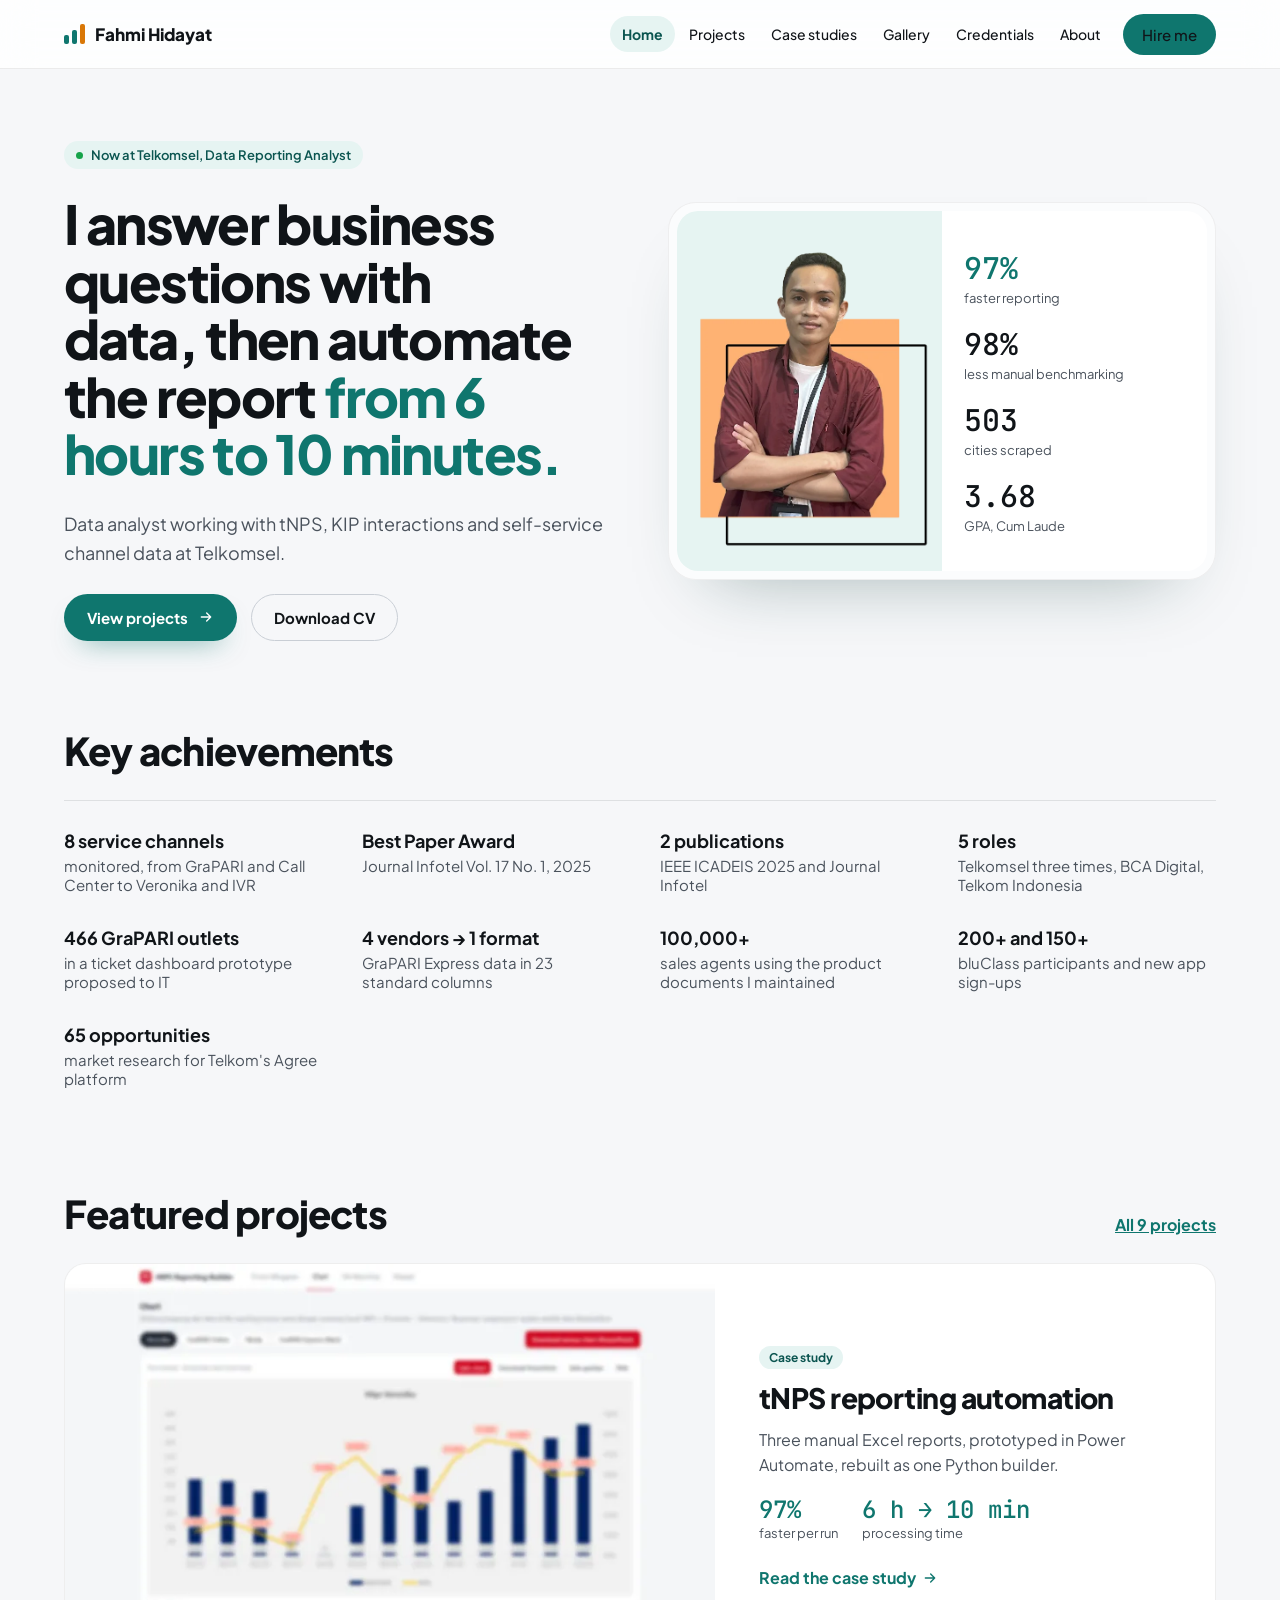
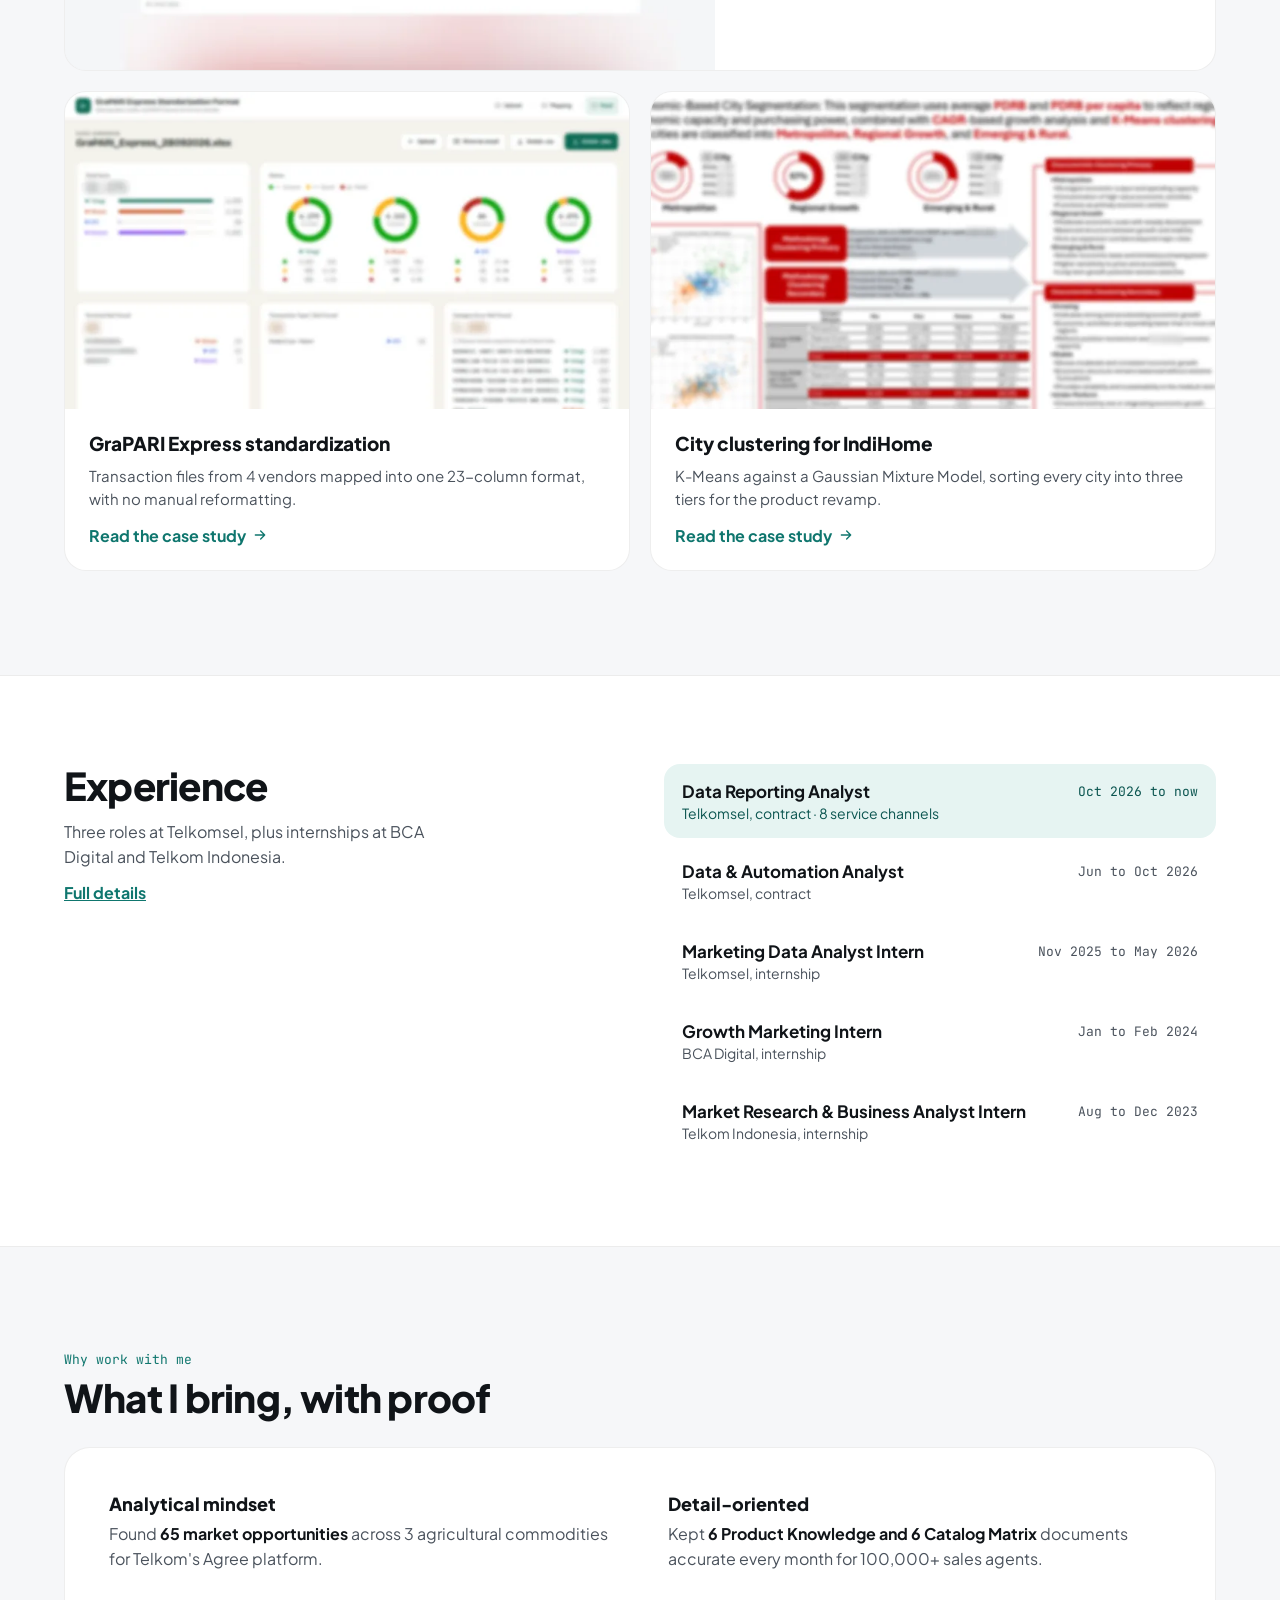
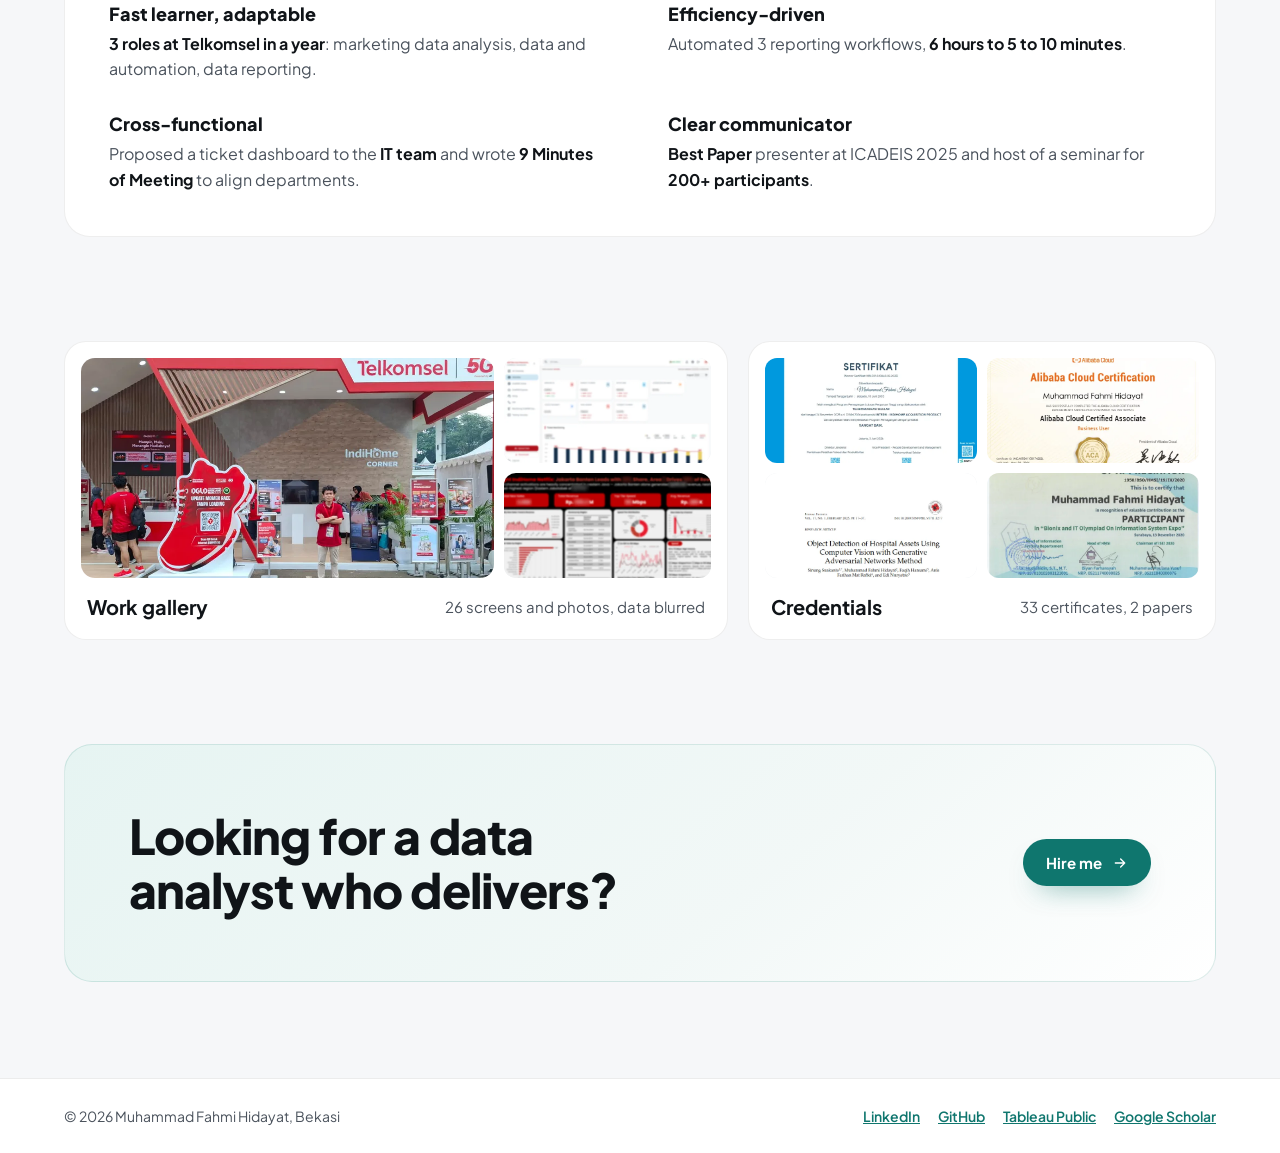
<file: index.html>
<!DOCTYPE html>
<html lang="en">
<head>
<meta charset="utf-8">
<meta name="viewport" content="width=device-width, initial-scale=1">
<title>Muhammad Fahmi Hidayat · Data analyst</title>
<meta name="description" content="Data analyst at Telkomsel. Python automation, SQL and dashboards for customer care and self-service channels.">
<meta name="author" content="Muhammad Fahmi Hidayat">
<meta property="og:title" content="Muhammad Fahmi Hidayat · Data analyst">
<meta property="og:description" content="Data analyst at Telkomsel. Python automation, SQL and dashboards for customer care and self-service channels.">
<meta property="og:type" content="website">
<meta property="og:image" content="images/site/fahmi.webp">
<link rel="icon" href="images/site/favicon.svg" type="image/svg+xml">
<link rel="preconnect" href="https://fonts.googleapis.com">
<link rel="preconnect" href="https://fonts.gstatic.com" crossorigin>
<link href="https://fonts.googleapis.com/css2?family=Plus+Jakarta+Sans:wght@400;500;600;700;800&family=JetBrains+Mono:wght@400;500&display=swap" rel="stylesheet">
<link rel="stylesheet" href="assets/site.css">
</head>
<body>
<a class="skip" href="#main">Skip to content</a>
<header class="nav">
  <div class="wrap nav-inner">
    <a class="brand" href="index.html"><span class="brand-mark" aria-hidden="true"><span></span><span></span><span></span></span>Fahmi Hidayat</a>
    <button class="menu-btn press ease" type="button" aria-label="Open menu" aria-expanded="false" aria-controls="nav-links"><svg width="20" height="20" viewBox="0 0 24 24" fill="none" stroke="currentColor" stroke-width="2" stroke-linecap="round" aria-hidden="true"><path d="M4 7h16M4 12h16M4 17h16"/></svg></button>
    <nav class="nav-links" id="nav-links" aria-label="Main">
      <a class="ease" href="index.html" aria-current="page">Home</a>
      <a class="ease" href="projects.html">Projects</a>
      <a class="ease" href="case-studies.html">Case studies</a>
      <a class="ease" href="gallery.html">Gallery</a>
      <a class="ease" href="credentials.html">Credentials</a>
      <a class="ease" href="about.html">About</a>
      <a class="btn btn-primary press ease" href="about.html#contact">Hire me</a>
    </nav>
  </div>
</header>
<main id="main">
  <section class="wrap hero">
    <div class="stack" style="gap: 26px">
      <span class="chip rise"><span class="dot" aria-hidden="true"></span>Now at Telkomsel, Data Reporting Analyst</span>
      <h1 class="rise d1">I answer business questions with data, then automate the report <span>from 6 hours to 10 minutes.</span></h1>
      <p class="lede rise d2">Data analyst working with tNPS, KIP interactions and self-service channel data at Telkomsel.</p>
      <div class="rise d3" style="display: flex; flex-wrap: wrap; gap: 14px">
        <a class="btn btn-primary press ease" href="projects.html">View projects <span class="knob"><svg width="16" height="16" viewBox="0 0 24 24" fill="none" stroke="currentColor" stroke-width="2" stroke-linecap="round" stroke-linejoin="round" aria-hidden="true"><path d="M5 12h14M13 6l6 6-6 6"/></svg></span></a>
        <a class="btn btn-ghost press ease" href="images/Muhammad%20Fahmi%20Hidayat%20CV.pdf">Download CV</a>
      </div>
    </div>
    <div class="bezel hero-card rise d2">
      <div class="in">
        <img src="images/site/fahmi.webp" alt="Portrait of Muhammad Fahmi Hidayat" width="450" height="490">
        <dl class="kpis">
          <div class="kpi"><dt>faster reporting</dt><dd>97%</dd></div>
          <div class="kpi"><dt>less manual benchmarking</dt><dd>98%</dd></div>
          <div class="kpi"><dt>cities scraped</dt><dd>503</dd></div>
          <div class="kpi"><dt>GPA, Cum Laude</dt><dd>3.68</dd></div>
        </dl>
      </div>
    </div>
  </section>

  <section class="wrap section stack" style="gap: 28px" aria-labelledby="ach">
    <h2 class="h2" id="ach">Key achievements</h2>
    <dl class="ledger">
      <div><dt>8 service channels</dt><dd>monitored, from GraPARI and Call Center to Veronika and IVR</dd></div>
      <div><dt>Best Paper Award</dt><dd>Journal Infotel Vol. 17 No. 1, 2025</dd></div>
      <div><dt>2 publications</dt><dd>IEEE ICADEIS 2025 and Journal Infotel</dd></div>
      <div><dt>5 roles</dt><dd>Telkomsel three times, BCA Digital, Telkom Indonesia</dd></div>
      <div><dt>466 GraPARI outlets</dt><dd>in a ticket dashboard prototype proposed to IT</dd></div>
      <div><dt>4 vendors → 1 format</dt><dd>GraPARI Express data in 23 standard columns</dd></div>
      <div><dt>100,000+</dt><dd>sales agents using the product documents I maintained</dd></div>
      <div><dt>200+ and 150+</dt><dd>bluClass participants and new app sign-ups</dd></div>
      <div><dt>65 opportunities</dt><dd>market research for Telkom's Agree platform</dd></div>
    </dl>
  </section>

  <section class="wrap section stack" style="gap: 28px">
    <div class="head-row"><h2 class="h2">Featured projects</h2><a class="link-strong" href="projects.html">All 9 projects</a></div>
    <div class="featured">
      <a class="card lift press ease feat-main" href="case-studies.html#tnps">
        <img src="images/ssoe/tnps-output-thumb.webp" alt="Blurred output of the automated tNPS report" loading="lazy">
        <span class="feat-body">
          <span class="tag-accent" style="align-self: flex-start">Case study</span>
          <span class="title">tNPS reporting automation</span>
          <p>Three manual Excel reports, prototyped in Power Automate, rebuilt as one Python builder.</p>
          <span class="feat-stats"><span><b>97%</b><span>faster per run</span></span><span><b>6 h → 10 min</b><span>processing time</span></span></span>
          <span class="more">Read the case study <span class="knob"><svg width="16" height="16" viewBox="0 0 24 24" fill="none" stroke="currentColor" stroke-width="2" stroke-linecap="round" stroke-linejoin="round" aria-hidden="true"><path d="M5 12h14M13 6l6 6-6 6"/></svg></span></span>
        </span>
      </a>
      <a class="card lift press ease feat-sub" href="case-studies.html#gpx">
        <img src="images/ssoe/gpx-overview-thumb.webp" alt="Blurred GraPARI Express standardization overview" loading="lazy">
        <span class="body">
          <span class="title">GraPARI Express standardization</span>
          <p>Transaction files from 4 vendors mapped into one 23-column format, with no manual reformatting.</p>
          <span class="more">Read the case study <span class="knob"><svg width="16" height="16" viewBox="0 0 24 24" fill="none" stroke="currentColor" stroke-width="2" stroke-linecap="round" stroke-linejoin="round" aria-hidden="true"><path d="M5 12h14M13 6l6 6-6 6"/></svg></span></span>
        </span>
      </a>
      <a class="card lift press ease feat-sub" href="case-studies.html#cluster">
        <img src="images/pam/clustering-thumb.webp" alt="Blurred city clustering slide" loading="lazy">
        <span class="body">
          <span class="title">City clustering for IndiHome</span>
          <p>K-Means against a Gaussian Mixture Model, sorting every city into three tiers for the product revamp.</p>
          <span class="more">Read the case study <span class="knob"><svg width="16" height="16" viewBox="0 0 24 24" fill="none" stroke="currentColor" stroke-width="2" stroke-linecap="round" stroke-linejoin="round" aria-hidden="true"><path d="M5 12h14M13 6l6 6-6 6"/></svg></span></span>
        </span>
      </a>
    </div>
  </section>

  <section class="band">
    <div class="wrap" style="padding-top: 88px; padding-bottom: 88px; display: grid; grid-template-columns: repeat(auto-fit, minmax(min(100%, 320px), 1fr)); gap: 48px">
      <div class="stack" style="gap: 12px">
        <h2 class="h2">Experience</h2>
        <p class="muted" style="margin: 0; line-height: 1.6; max-width: 34ch">Three roles at Telkomsel, plus internships at BCA Digital and Telkom Indonesia.</p>
        <a class="link-strong" href="about.html#experience">Full details</a>
      </div>
      <ol class="roles">
        <li class="now"><span><b>Data Reporting Analyst</b><span class="sub">Telkomsel, contract · 8 service channels</span></span><span class="when">Oct 2026 to now</span></li>
        <li><span><b>Data &amp; Automation Analyst</b><span class="sub">Telkomsel, contract</span></span><span class="when">Jun to Oct 2026</span></li>
        <li><span><b>Marketing Data Analyst Intern</b><span class="sub">Telkomsel, internship</span></span><span class="when">Nov 2025 to May 2026</span></li>
        <li><span><b>Growth Marketing Intern</b><span class="sub">BCA Digital, internship</span></span><span class="when">Jan to Feb 2024</span></li>
        <li><span><b>Market Research &amp; Business Analyst Intern</b><span class="sub">Telkom Indonesia, internship</span></span><span class="when">Aug to Dec 2023</span></li>
      </ol>
    </div>
  </section>

  <section class="wrap stack" style="padding-top: 104px; padding-bottom: 104px; gap: 28px">
    <div class="stack" style="gap: 8px"><span class="eyebrow">Why work with me</span><h2 class="h2">What I bring, with proof</h2></div>
    <dl class="panel traits">
      <div><dt>Analytical mindset</dt><dd>Found <b>65 market opportunities</b> across 3 agricultural commodities for Telkom's Agree platform.</dd></div>
      <div><dt>Detail-oriented</dt><dd>Kept <b>6 Product Knowledge and 6 Catalog Matrix</b> documents accurate every month for 100,000+ sales agents.</dd></div>
      <div><dt>Fast learner, adaptable</dt><dd><b>3 roles at Telkomsel in a year</b>: marketing data analysis, data and automation, data reporting.</dd></div>
      <div><dt>Efficiency-driven</dt><dd>Automated 3 reporting workflows, <b>6 hours to 5 to 10 minutes</b>.</dd></div>
      <div><dt>Cross-functional</dt><dd>Proposed a ticket dashboard to the <b>IT team</b> and wrote <b>9 Minutes of Meeting</b> to align departments.</dd></div>
      <div><dt>Clear communicator</dt><dd><b>Best Paper</b> presenter at ICADEIS 2025 and host of a seminar for <b>200+ participants</b>.</dd></div>
    </dl>
  </section>

  <section class="wrap section">
    <div class="bento">
      <a class="card lift press ease s7 stack" href="gallery.html" style="padding: 16px; gap: 16px">
        <span style="display: grid; grid-template-columns: 2fr 1fr; gap: 10px">
          <img class="cover" src="images/pam/booth-thumb.webp" alt="Telkomsel 5G and IndiHome booth" style="height: 220px; border-radius: 14px; object-position: center" loading="lazy">
          <span style="display: grid; gap: 10px"><img class="cover" src="images/ssoe/ssim-dashboard-thumb.webp" alt="" style="height: 105px; border-radius: 12px" loading="lazy"><img class="cover" src="images/pam/netflix-insight-thumb.webp" alt="" style="height: 105px; border-radius: 12px" loading="lazy"></span>
        </span>
        <span style="display: flex; flex-wrap: wrap; justify-content: space-between; align-items: center; gap: 8px; padding: 0 6px 4px"><b style="font-size: 20px">Work gallery</b><span class="muted" style="font-size: 15px">26 screens and photos, data blurred</span></span>
      </a>
      <a class="card lift press ease s5 stack" href="credentials.html" style="padding: 16px; gap: 16px">
        <span style="display: grid; grid-template-columns: repeat(2, minmax(0, 1fr)); gap: 10px">
          <img class="cover" src="images/certs/internship-3-thumb.webp" alt="" style="height: 105px; border-radius: 12px; object-position: center" loading="lazy">
          <img class="cover" src="images/certs/course-13-thumb.webp" alt="" style="height: 105px; border-radius: 12px; object-position: center" loading="lazy">
          <img class="cover" src="images/site/jurnal-2.webp" alt="" style="height: 105px; border-radius: 12px" loading="lazy">
          <img class="cover" src="images/certs/lomba-1-thumb.webp" alt="" style="height: 105px; border-radius: 12px; object-position: center" loading="lazy">
        </span>
        <span style="display: flex; flex-wrap: wrap; justify-content: space-between; align-items: center; gap: 8px; padding: 0 6px 4px"><b style="font-size: 20px">Credentials</b><span class="muted" style="font-size: 15px">33 certificates, 2 papers</span></span>
      </a>
    </div>
  </section>

  <section class="wrap" style="padding-bottom: 96px">
    <div class="cta">
      <h2 class="h2" style="font-size: clamp(2rem, 4vw, 3rem); max-width: 18ch">Looking for a data analyst who delivers?</h2>
      <a class="btn btn-primary press ease" href="about.html#contact">Hire me <span class="knob"><svg width="16" height="16" viewBox="0 0 24 24" fill="none" stroke="currentColor" stroke-width="2" stroke-linecap="round" stroke-linejoin="round" aria-hidden="true"><path d="M5 12h14M13 6l6 6-6 6"/></svg></span></a>
    </div>
  </section>
</main>
<footer class="foot">
  <div class="wrap">
    <span>© 2026 Muhammad Fahmi Hidayat, Bekasi</span>
    <nav aria-label="Profiles"><a href="https://www.linkedin.com/in/muhammad-fahmi-hidayat">LinkedIn</a><a href="https://github.com/MuhammadFahmiHidayat">GitHub</a><a href="https://public.tableau.com/app/profile/muhammad.fahmi.hidayat/vizzes">Tableau Public</a><a href="https://scholar.google.com/citations?hl=id&amp;user=uIx03nAAAAAJ">Google Scholar</a></nav>
  </div>
</footer>
<script src="assets/site.js"></script>
</body>
</html>
</file>
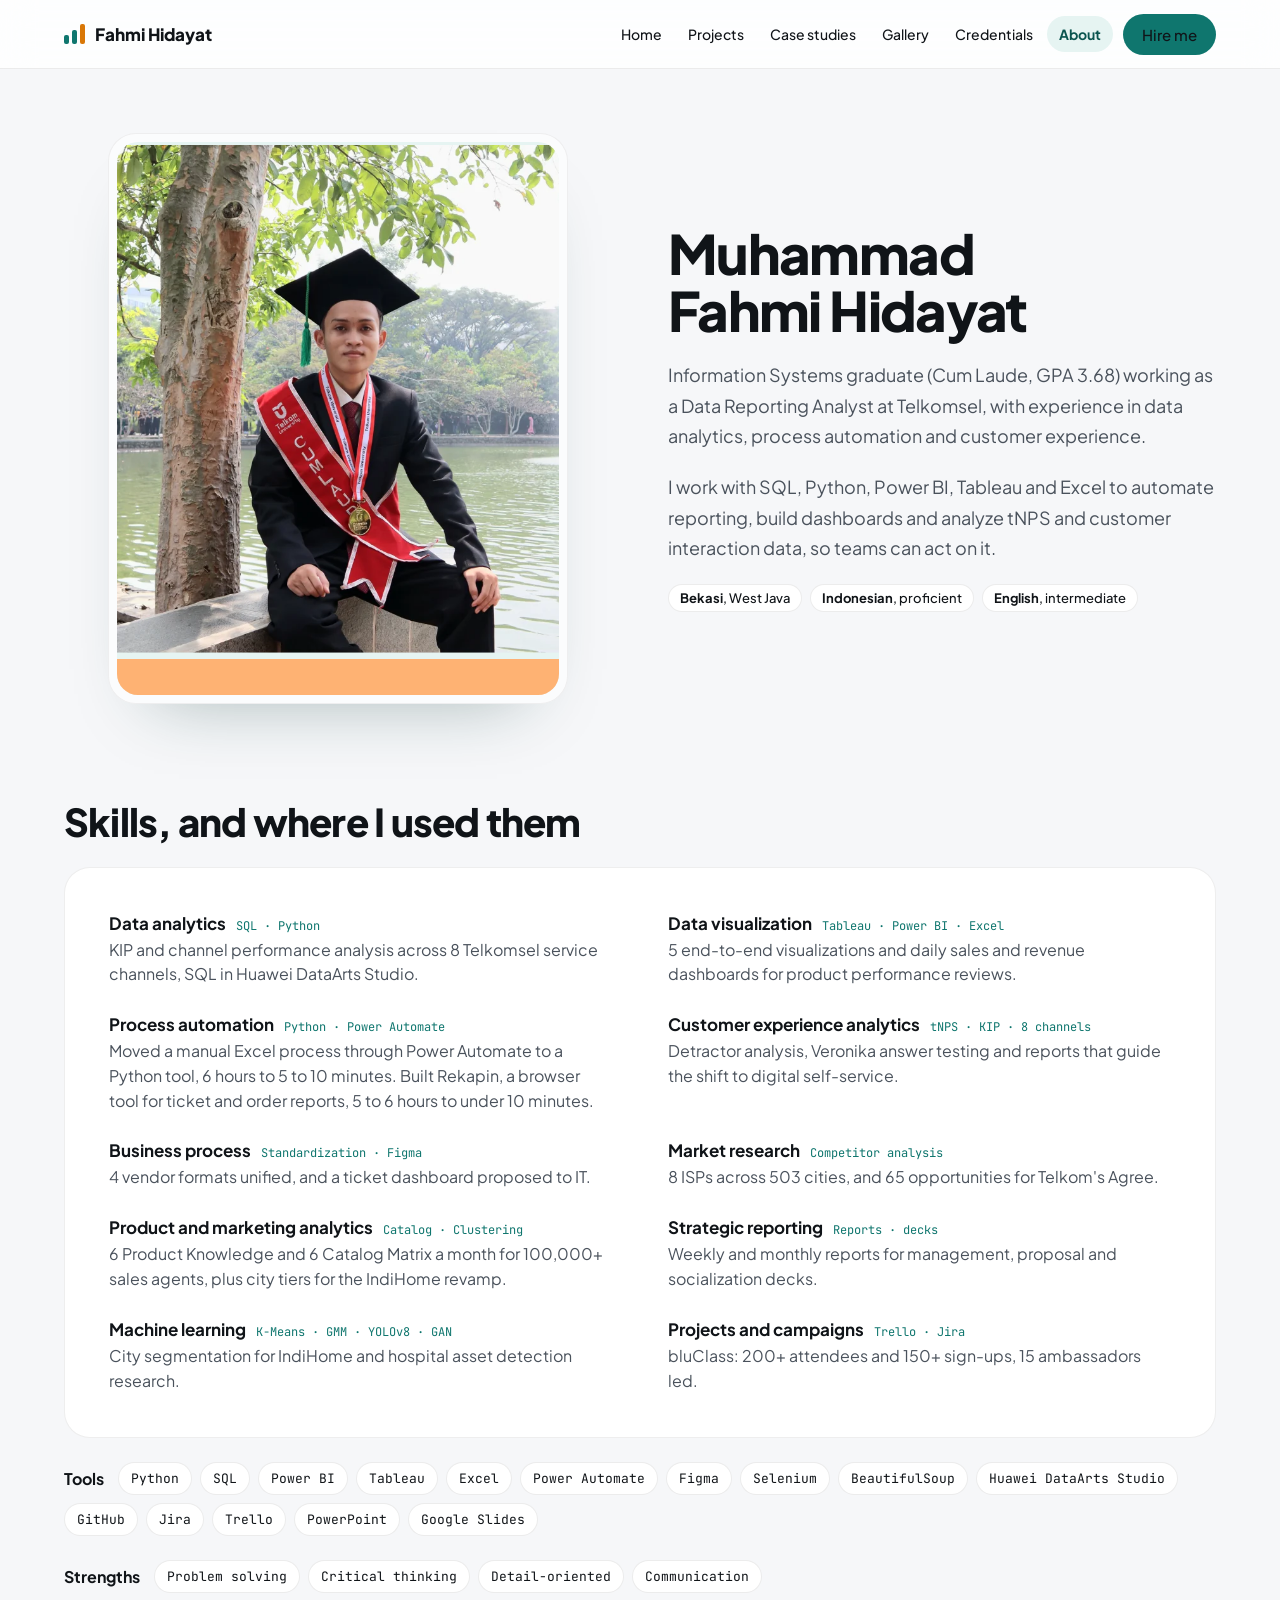
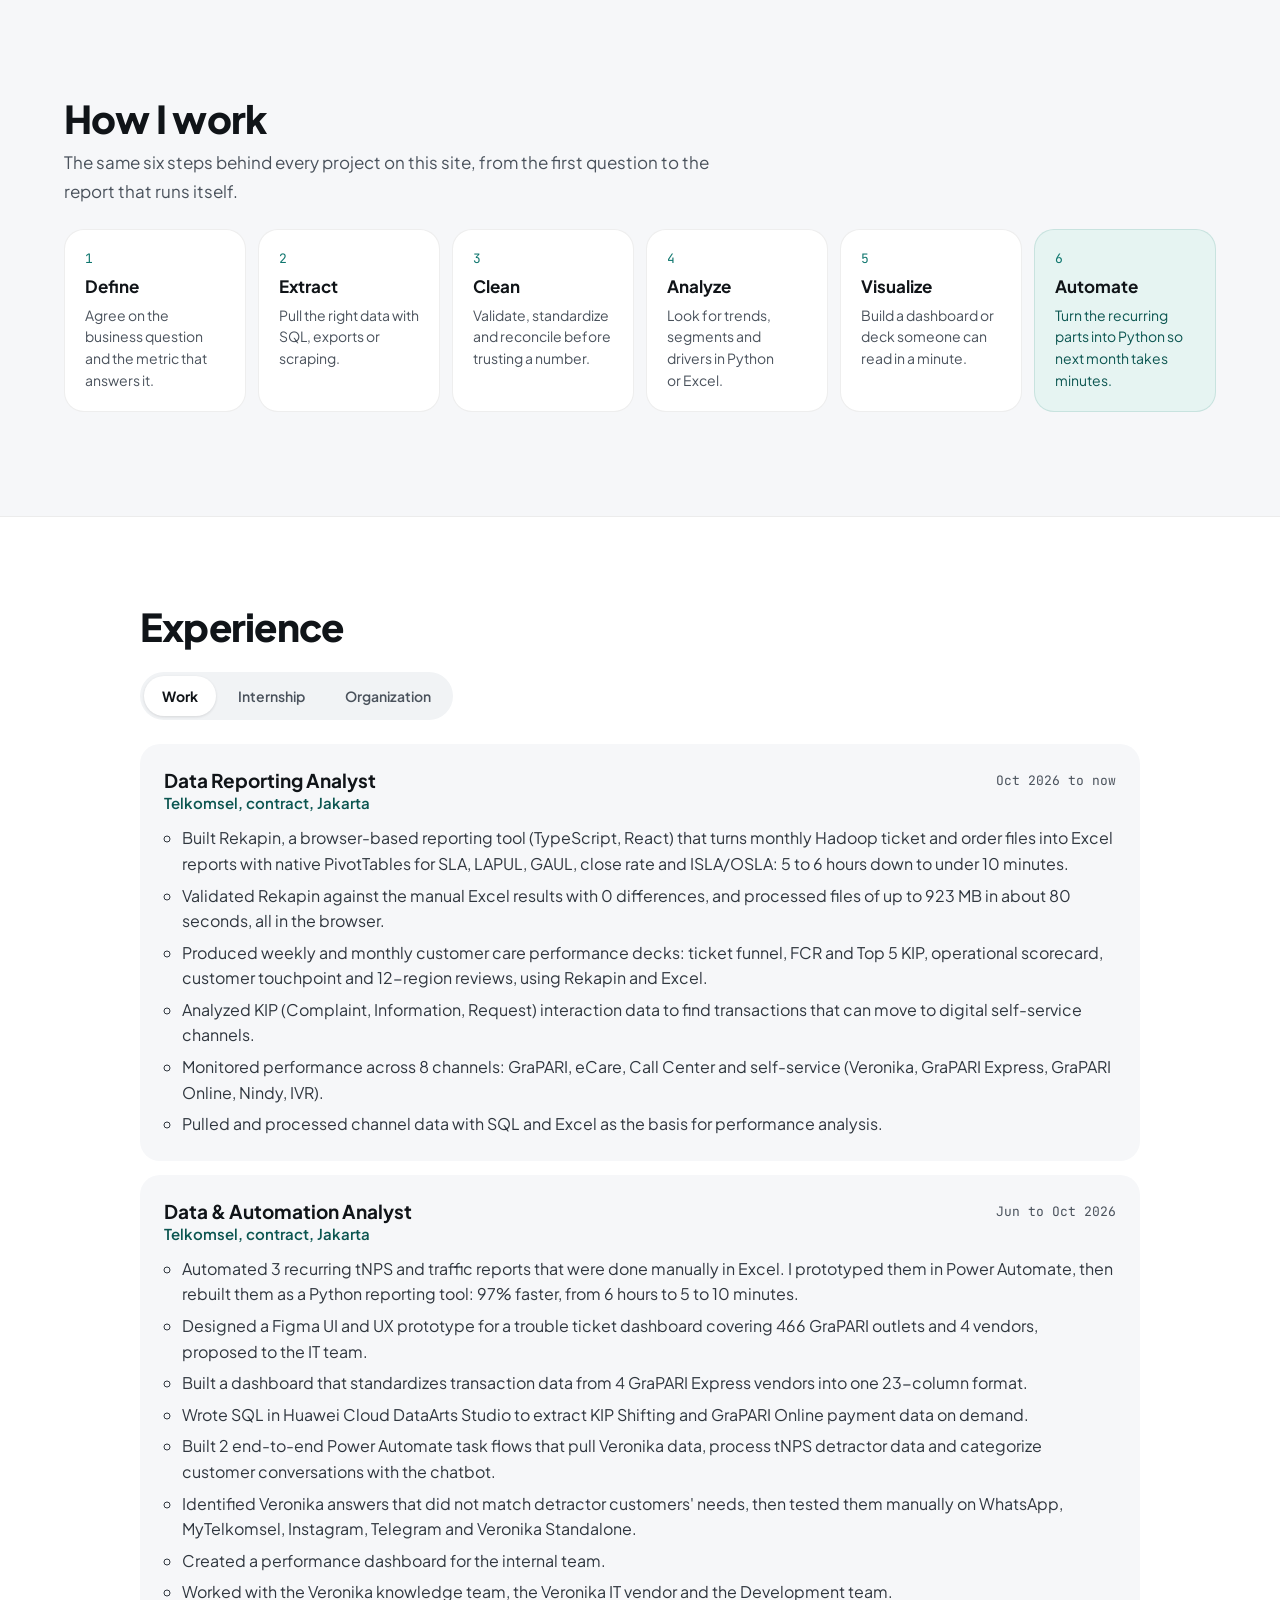
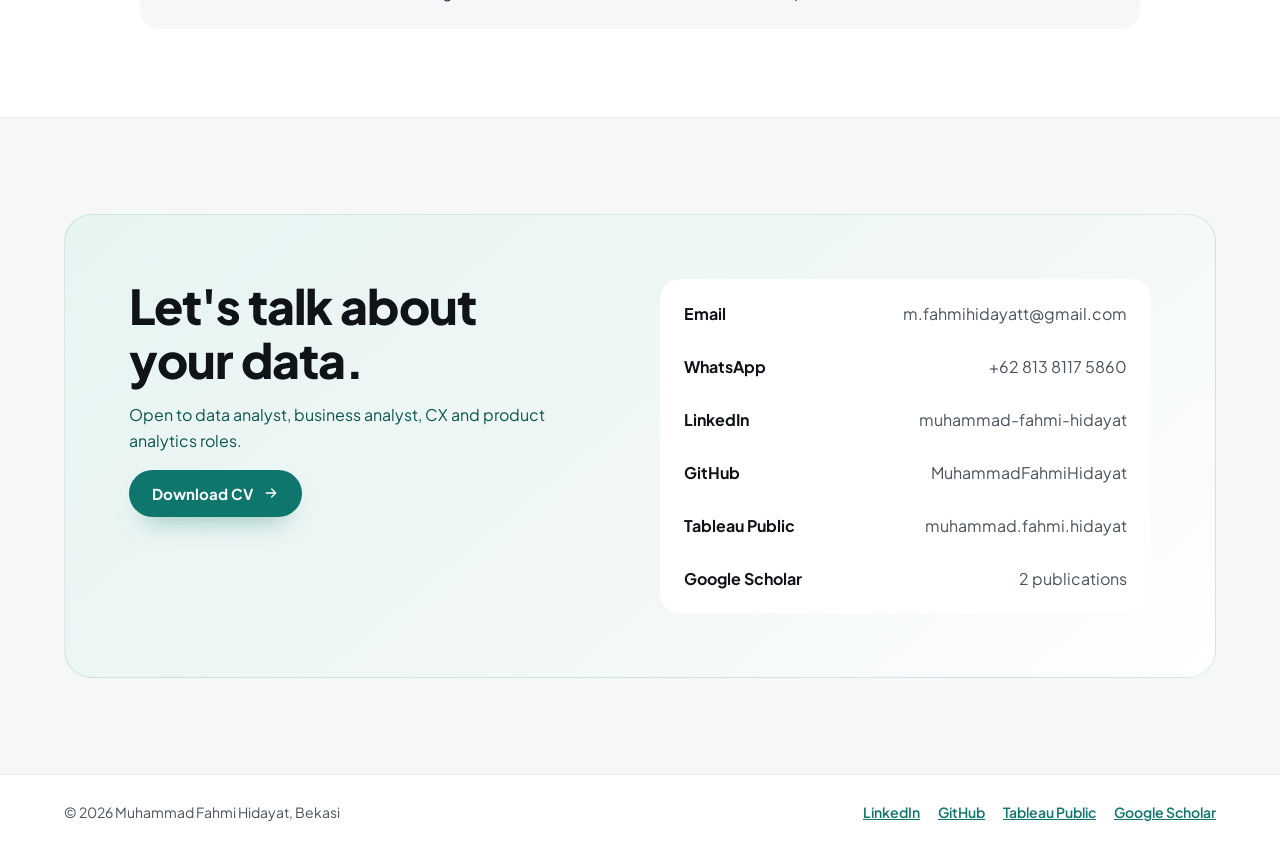
<file: about.html>
<!DOCTYPE html>
<html lang="en">
<head>
<meta charset="utf-8">
<meta name="viewport" content="width=device-width, initial-scale=1">
<title>About and contact · Muhammad Fahmi Hidayat</title>
<meta name="description" content="Information Systems graduate (Cum Laude) as a Data Reporting Analyst at Telkomsel. Skills, experience and contact.">
<meta name="author" content="Muhammad Fahmi Hidayat">
<meta property="og:title" content="About and contact · Muhammad Fahmi Hidayat">
<meta property="og:description" content="Information Systems graduate (Cum Laude) as a Data Reporting Analyst at Telkomsel. Skills, experience and contact.">
<meta property="og:type" content="website">
<meta property="og:image" content="images/site/fahmi.webp">
<link rel="icon" href="images/site/favicon.svg" type="image/svg+xml">
<link rel="preconnect" href="https://fonts.googleapis.com">
<link rel="preconnect" href="https://fonts.gstatic.com" crossorigin>
<link href="https://fonts.googleapis.com/css2?family=Plus+Jakarta+Sans:wght@400;500;600;700;800&family=JetBrains+Mono:wght@400;500&display=swap" rel="stylesheet">
<link rel="stylesheet" href="assets/site.css">
</head>
<body>
<a class="skip" href="#main">Skip to content</a>
<header class="nav">
  <div class="wrap nav-inner">
    <a class="brand" href="index.html"><span class="brand-mark" aria-hidden="true"><span></span><span></span><span></span></span>Fahmi Hidayat</a>
    <button class="menu-btn press ease" type="button" aria-label="Open menu" aria-expanded="false" aria-controls="nav-links"><svg width="20" height="20" viewBox="0 0 24 24" fill="none" stroke="currentColor" stroke-width="2" stroke-linecap="round" aria-hidden="true"><path d="M4 7h16M4 12h16M4 17h16"/></svg></button>
    <nav class="nav-links" id="nav-links" aria-label="Main">
      <a class="ease" href="index.html">Home</a>
      <a class="ease" href="projects.html">Projects</a>
      <a class="ease" href="case-studies.html">Case studies</a>
      <a class="ease" href="gallery.html">Gallery</a>
      <a class="ease" href="credentials.html">Credentials</a>
      <a class="ease" href="about.html" aria-current="page">About</a>
      <a class="btn btn-primary press ease" href="about.html#contact">Hire me</a>
    </nav>
  </div>
</header>
<main id="main">
  <section class="wrap" style="padding-top: 64px; padding-bottom: 96px; display: grid; grid-template-columns: repeat(auto-fit, minmax(min(100%, 380px), 1fr)); gap: 56px; align-items: center">
    <div class="bezel rise" style="max-width: 460px; width: 100%; justify-self: center; box-shadow: 0 36px 70px -46px rgba(15, 60, 58, .4)">
      <img src="images/site/about-me.webp" alt="Muhammad Fahmi Hidayat at graduation" style="width: 100%; aspect-ratio: 4 / 5; object-fit: cover; border-radius: 21px; background: var(--accent-soft)">
    </div>
    <div class="stack rise d1" style="gap: 20px">
      <h1 class="h1" style="font-size: clamp(2.3rem, 4.6vw, 3.4rem)">Muhammad Fahmi Hidayat</h1>
      <p class="lede" style="line-height: 1.7; max-width: 60ch">Information Systems graduate (Cum Laude, GPA 3.68) working as a Data Reporting Analyst at Telkomsel, with experience in data analytics, process automation and customer experience.</p>
      <p class="lede" style="line-height: 1.7; max-width: 60ch">I work with SQL, Python, Power BI, Tableau and Excel to automate reporting, build dashboards and analyze tNPS and customer interaction data, so teams can act on it.</p>
      <div class="tags" style="gap: 8px; font-size: 14px">
        <span class="tag" style="background: #fff; border: 1px solid var(--line); font-weight: 500"><b>Bekasi</b>, West Java</span>
        <span class="tag" style="background: #fff; border: 1px solid var(--line); font-weight: 500"><b>Indonesian</b>, proficient</span>
        <span class="tag" style="background: #fff; border: 1px solid var(--line); font-weight: 500"><b>English</b>, intermediate</span>
      </div>
    </div>
  </section>

  <section class="wrap section stack" style="gap: 24px">
    <h2 class="h2">Skills, and where I used them</h2>
    <dl class="panel skills">
      <div><dt><b>Data analytics</b><span>SQL · Python</span></dt><dd>KIP and channel performance analysis across 8 Telkomsel service channels, SQL in Huawei DataArts Studio.</dd></div>
      <div><dt><b>Data visualization</b><span>Tableau · Power BI · Excel</span></dt><dd>5 end-to-end visualizations and daily sales and revenue dashboards for product performance reviews.</dd></div>
      <div><dt><b>Process automation</b><span>Python · Power Automate</span></dt><dd>Moved a manual Excel process through Power Automate to a Python tool, 6 hours to 5 to 10 minutes. Built Rekapin, a browser tool for ticket and order reports, 5 to 6 hours to under 10 minutes.</dd></div>
      <div><dt><b>Customer experience analytics</b><span>tNPS · KIP · 8 channels</span></dt><dd>Detractor analysis, Veronika answer testing and reports that guide the shift to digital self-service.</dd></div>
      <div><dt><b>Business process</b><span>Standardization · Figma</span></dt><dd>4 vendor formats unified, and a ticket dashboard proposed to IT.</dd></div>
      <div><dt><b>Market research</b><span>Competitor analysis</span></dt><dd>8 ISPs across 503 cities, and 65 opportunities for Telkom&#x27;s Agree.</dd></div>
      <div><dt><b>Product and marketing analytics</b><span>Catalog · Clustering</span></dt><dd>6 Product Knowledge and 6 Catalog Matrix a month for 100,000+ sales agents, plus city tiers for the IndiHome revamp.</dd></div>
      <div><dt><b>Strategic reporting</b><span>Reports · decks</span></dt><dd>Weekly and monthly reports for management, proposal and socialization decks.</dd></div>
      <div><dt><b>Machine learning</b><span>K-Means · GMM · YOLOv8 · GAN</span></dt><dd>City segmentation for IndiHome and hospital asset detection research.</dd></div>
      <div><dt><b>Projects and campaigns</b><span>Trello · Jira</span></dt><dd>bluClass: 200+ attendees and 150+ sign-ups, 15 ambassadors led.</dd></div>
    </dl>
    <div class="tools"><b style="margin-right: 6px">Tools</b><span>Python</span><span>SQL</span><span>Power BI</span><span>Tableau</span><span>Excel</span><span>Power Automate</span><span>Figma</span><span>Selenium</span><span>BeautifulSoup</span><span>Huawei DataArts Studio</span><span>GitHub</span><span>Jira</span><span>Trello</span><span>PowerPoint</span><span>Google Slides</span></div>
    <div class="tools"><b style="margin-right: 6px">Strengths</b><span>Problem solving</span><span>Critical thinking</span><span>Detail-oriented</span><span>Communication</span></div>
  </section>

  <section class="wrap section stack" style="gap: 24px">
    <div class="stack" style="gap: 8px">
      <h2 class="h2">How I work</h2>
      <p class="lede" style="font-size: 17px">The same six steps behind every project on this site, from the first question to the report that runs itself.</p>
    </div>
    <ol class="how"><li><span class="n">1</span><b>Define</b><p>Agree on the business question and the metric that answers it.</p></li><li><span class="n">2</span><b>Extract</b><p>Pull the right data with SQL, exports or scraping.</p></li><li><span class="n">3</span><b>Clean</b><p>Validate, standardize and reconcile before trusting a number.</p></li><li><span class="n">4</span><b>Analyze</b><p>Look for trends, segments and drivers in Python or Excel.</p></li><li><span class="n">5</span><b>Visualize</b><p>Build a dashboard or deck someone can read in a minute.</p></li><li><span class="n">6</span><b>Automate</b><p>Turn the recurring parts into Python so next month takes minutes.</p></li></ol>
  </section>

  <section class="band" id="experience" style="scroll-margin-top: 70px">
    <div class="wrap stack" style="max-width: 1128px; padding-top: 88px; padding-bottom: 88px; gap: 24px">
      <h2 class="h2">Experience</h2>
      <div class="segment" role="tablist" aria-label="Experience type" data-tabs><button type="button" role="tab" class="press ease" id="xtab-work" aria-controls="xpanel-work" aria-selected="true" tabindex="0">Work</button><button type="button" role="tab" class="press ease" id="xtab-internship" aria-controls="xpanel-internship" aria-selected="false" tabindex="-1">Internship</button><button type="button" role="tab" class="press ease" id="xtab-organization" aria-controls="xpanel-organization" aria-selected="false" tabindex="-1">Organization</button></div>
        <ol class="xp" role="tabpanel" id="xpanel-work" aria-labelledby="xtab-work"><li class="role"><div class="top"><span><b>Data Reporting Analyst</b><span class="org">Telkomsel, contract, Jakarta</span></span><span class="when">Oct 2026 to now</span></div><ul><li>Built Rekapin, a browser-based reporting tool (TypeScript, React) that turns monthly Hadoop ticket and order files into Excel reports with native PivotTables for SLA, LAPUL, GAUL, close rate and ISLA/OSLA: 5 to 6 hours down to under 10 minutes.</li><li>Validated Rekapin against the manual Excel results with 0 differences, and processed files of up to 923 MB in about 80 seconds, all in the browser.</li><li>Produced weekly and monthly customer care performance decks: ticket funnel, FCR and Top 5 KIP, operational scorecard, customer touchpoint and 12-region reviews, using Rekapin and Excel.</li><li>Analyzed KIP (Complaint, Information, Request) interaction data to find transactions that can move to digital self-service channels.</li><li>Monitored performance across 8 channels: GraPARI, eCare, Call Center and self-service (Veronika, GraPARI Express, GraPARI Online, Nindy, IVR).</li><li>Pulled and processed channel data with SQL and Excel as the basis for performance analysis.</li></ul></li><li class="role"><div class="top"><span><b>Data &amp; Automation Analyst</b><span class="org">Telkomsel, contract, Jakarta</span></span><span class="when">Jun to Oct 2026</span></div><ul><li>Automated 3 recurring tNPS and traffic reports that were done manually in Excel. I prototyped them in Power Automate, then rebuilt them as a Python reporting tool: 97% faster, from 6 hours to 5 to 10 minutes.</li><li>Designed a Figma UI and UX prototype for a trouble ticket dashboard covering 466 GraPARI outlets and 4 vendors, proposed to the IT team.</li><li>Built a dashboard that standardizes transaction data from 4 GraPARI Express vendors into one 23-column format.</li><li>Wrote SQL in Huawei Cloud DataArts Studio to extract KIP Shifting and GraPARI Online payment data on demand.</li><li>Built 2 end-to-end Power Automate task flows that pull Veronika data, process tNPS detractor data and categorize customer conversations with the chatbot.</li><li>Identified Veronika answers that did not match detractor customers' needs, then tested them manually on WhatsApp, MyTelkomsel, Instagram, Telegram and Veronika Standalone.</li><li>Created a performance dashboard for the internal team.</li><li>Worked with the Veronika knowledge team, the Veronika IT vendor and the Development team.</li></ul></li></ol>
        <ol class="xp" role="tabpanel" id="xpanel-internship" aria-labelledby="xtab-internship" hidden><li class="role"><div class="top"><span><b>Marketing Data Analyst Intern</b><span class="org">Telkomsel, intern, Jakarta</span></span><span class="when">Nov 2025 to May 2026</span></div><ul><li>Automated competitor benchmarking by scraping 8 ISPs across 503 cities with Python: 98% less manual work, 14 days down to 1.</li><li>Built 5 end-to-end visualizations in Tableau, Power BI and Excel for faster product performance reviews.</li><li>Developed a 3-tier city clustering framework with K-Means and GMM for the IndiHome product revamp.</li><li>Maintained 6 Product Knowledge and 6 Product Catalog Matrix documents monthly for 100,000+ sales agents.</li><li>Ran SQL on internal databases for sales and revenue data, and built daily sales and revenue dashboards in Power BI and Excel.</li><li>Processed 83,448 village-level records with XLOOKUP, VLOOKUP, Pivot Tables, reconciliation and validation, and mapped 503 cities by coordinates to improve scraping accuracy.</li><li>Prepared proposals, product socialization materials and Nota Dinas for collaborations such as IndiHome and Netflix.</li></ul></li><li class="role"><div class="top"><span><b>Growth Marketing Intern</b><span class="org">BCA Digital, intern, Jakarta</span></span><span class="when">Jan to Feb 2024</span></div><ul><li>Organized the bluClass seminar for 200+ participants, leading to 150+ new app sign-ups.</li><li>Initiated and led the bluAmbassadors program with 15 student ambassadors.</li><li>Analyzed competitor events and found collaboration opportunities with universities and corporate partners.</li><li>Cleaned, analyzed and reported event data to inform future marketing and partnership strategy.</li></ul></li><li class="role"><div class="top"><span><b>Market Research &amp; Business Analyst Intern</b><span class="org">Telkom Indonesia, intern, Jakarta</span></span><span class="when">Aug to Dec 2023</span></div><ul><li>Approached 25+ potential clients by phone, chat and email for the Agree platform.</li><li>Designed 3 slide decks for business plans and project progress.</li><li>Researched 3 agricultural commodities and identified 65 market opportunities.</li><li>Produced 9 Minutes of Meeting documents for cross-department alignment.</li><li>Validated customer data in the Cockpit and SuperAgree applications and turned platform data into pie and line charts for trend monitoring.</li><li>Created 2 project documents covering background, goals, scope, timeline and pipeline.</li></ul></li></ol>
        <ol class="xp" role="tabpanel" id="xpanel-organization" aria-labelledby="xtab-organization" hidden><li class="role"><div class="top"><span><b>Staff of Academic Research and Technology</b><span class="org">Information Systems Student Association, Telkom University</span></span><span class="when">2022 to 2023</span></div></li></ol>
    </div>
  </section>

  <section class="wrap" id="contact" style="padding-top: 96px; padding-bottom: 96px; scroll-margin-top: 70px">
    <div class="cta" style="display: grid; grid-template-columns: repeat(auto-fit, minmax(min(100%, 380px), 1fr)); gap: 40px; align-items: start">
      <div class="stack" style="gap: 16px">
        <h2 class="h2" style="font-size: clamp(2rem, 4vw, 3rem)">Let's talk about your data.</h2>
        <p style="margin: 0; color: var(--accent-dark); line-height: 1.6">Open to data analyst, business analyst, CX and product analytics roles.</p>
        <a class="btn btn-primary press ease" href="images/Muhammad%20Fahmi%20Hidayat%20CV.pdf" style="align-self: flex-start">Download CV <span class="knob"><svg width="16" height="16" viewBox="0 0 24 24" fill="none" stroke="currentColor" stroke-width="2" stroke-linecap="round" stroke-linejoin="round" aria-hidden="true"><path d="M5 12h14M13 6l6 6-6 6"/></svg></span></a>
      </div>
      <ul class="contacts"><li><a class="ease" href="mailto:m.fahmihidayatt@gmail.com"><b>Email</b><span>m.fahmihidayatt@gmail.com</span></a></li><li><a class="ease" href="https://wa.me/6281381175860"><b>WhatsApp</b><span>+62 813 8117 5860</span></a></li><li><a class="ease" href="https://www.linkedin.com/in/muhammad-fahmi-hidayat"><b>LinkedIn</b><span>muhammad-fahmi-hidayat</span></a></li><li><a class="ease" href="https://github.com/MuhammadFahmiHidayat"><b>GitHub</b><span>MuhammadFahmiHidayat</span></a></li><li><a class="ease" href="https://public.tableau.com/app/profile/muhammad.fahmi.hidayat/vizzes"><b>Tableau Public</b><span>muhammad.fahmi.hidayat</span></a></li><li><a class="ease" href="https://scholar.google.com/citations?hl=id&amp;user=uIx03nAAAAAJ"><b>Google Scholar</b><span>2 publications</span></a></li></ul>
    </div>
  </section>
</main>
<footer class="foot">
  <div class="wrap">
    <span>© 2026 Muhammad Fahmi Hidayat, Bekasi</span>
    <nav aria-label="Profiles"><a href="https://www.linkedin.com/in/muhammad-fahmi-hidayat">LinkedIn</a><a href="https://github.com/MuhammadFahmiHidayat">GitHub</a><a href="https://public.tableau.com/app/profile/muhammad.fahmi.hidayat/vizzes">Tableau Public</a><a href="https://scholar.google.com/citations?hl=id&amp;user=uIx03nAAAAAJ">Google Scholar</a></nav>
  </div>
</footer>
<script src="assets/site.js"></script>
</body>
</html>
</file>
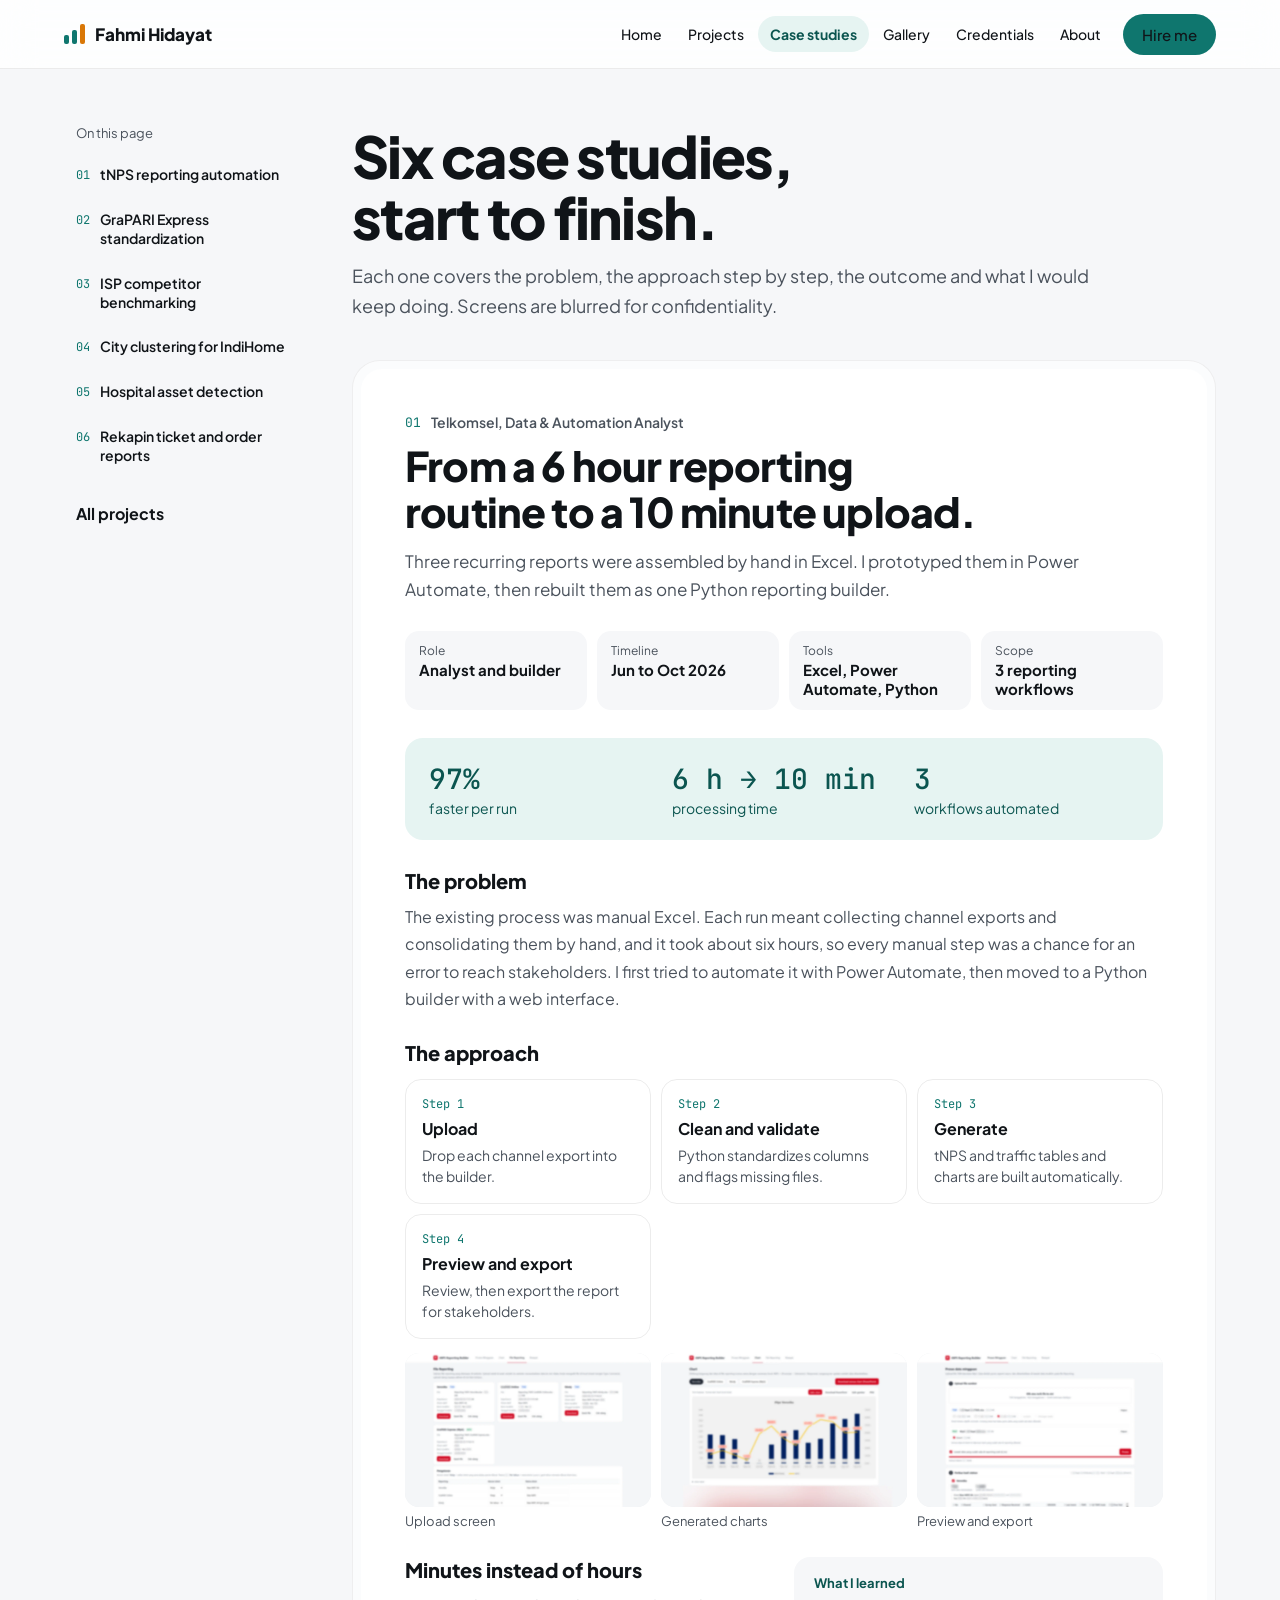
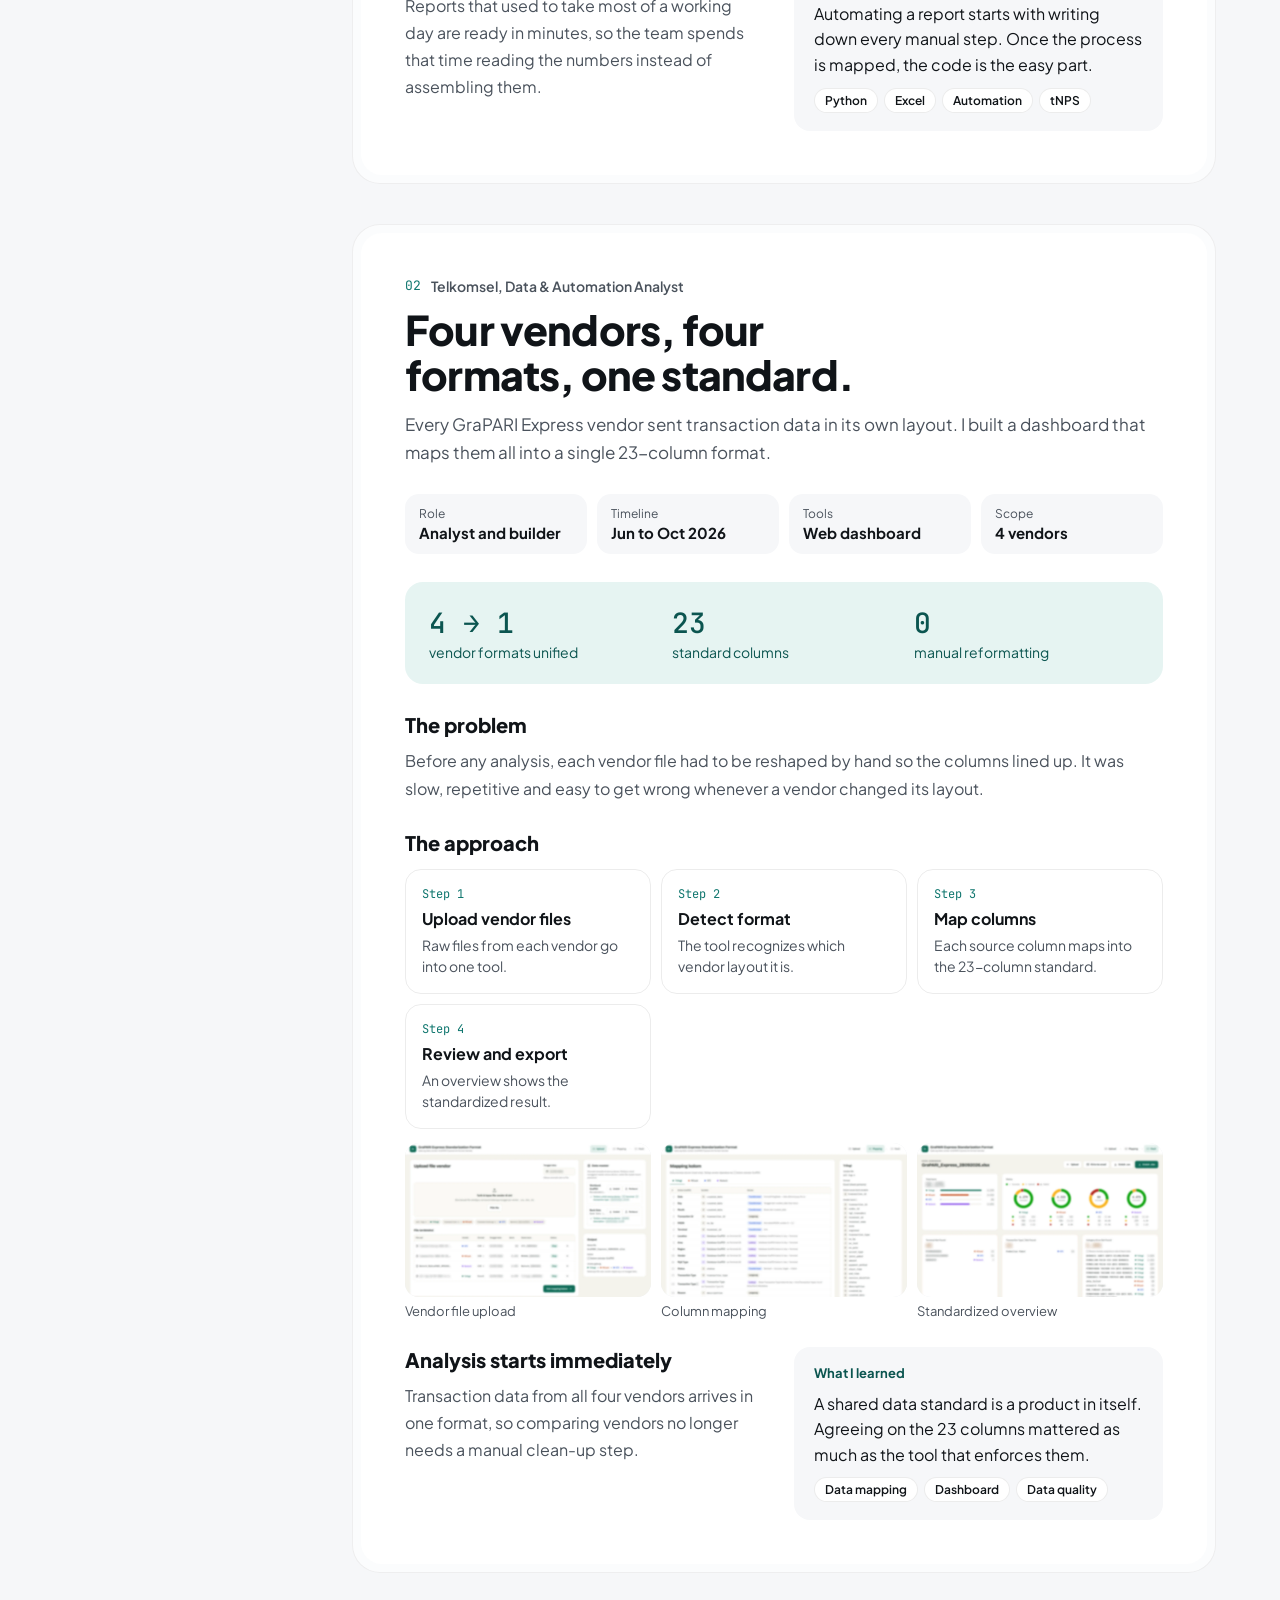
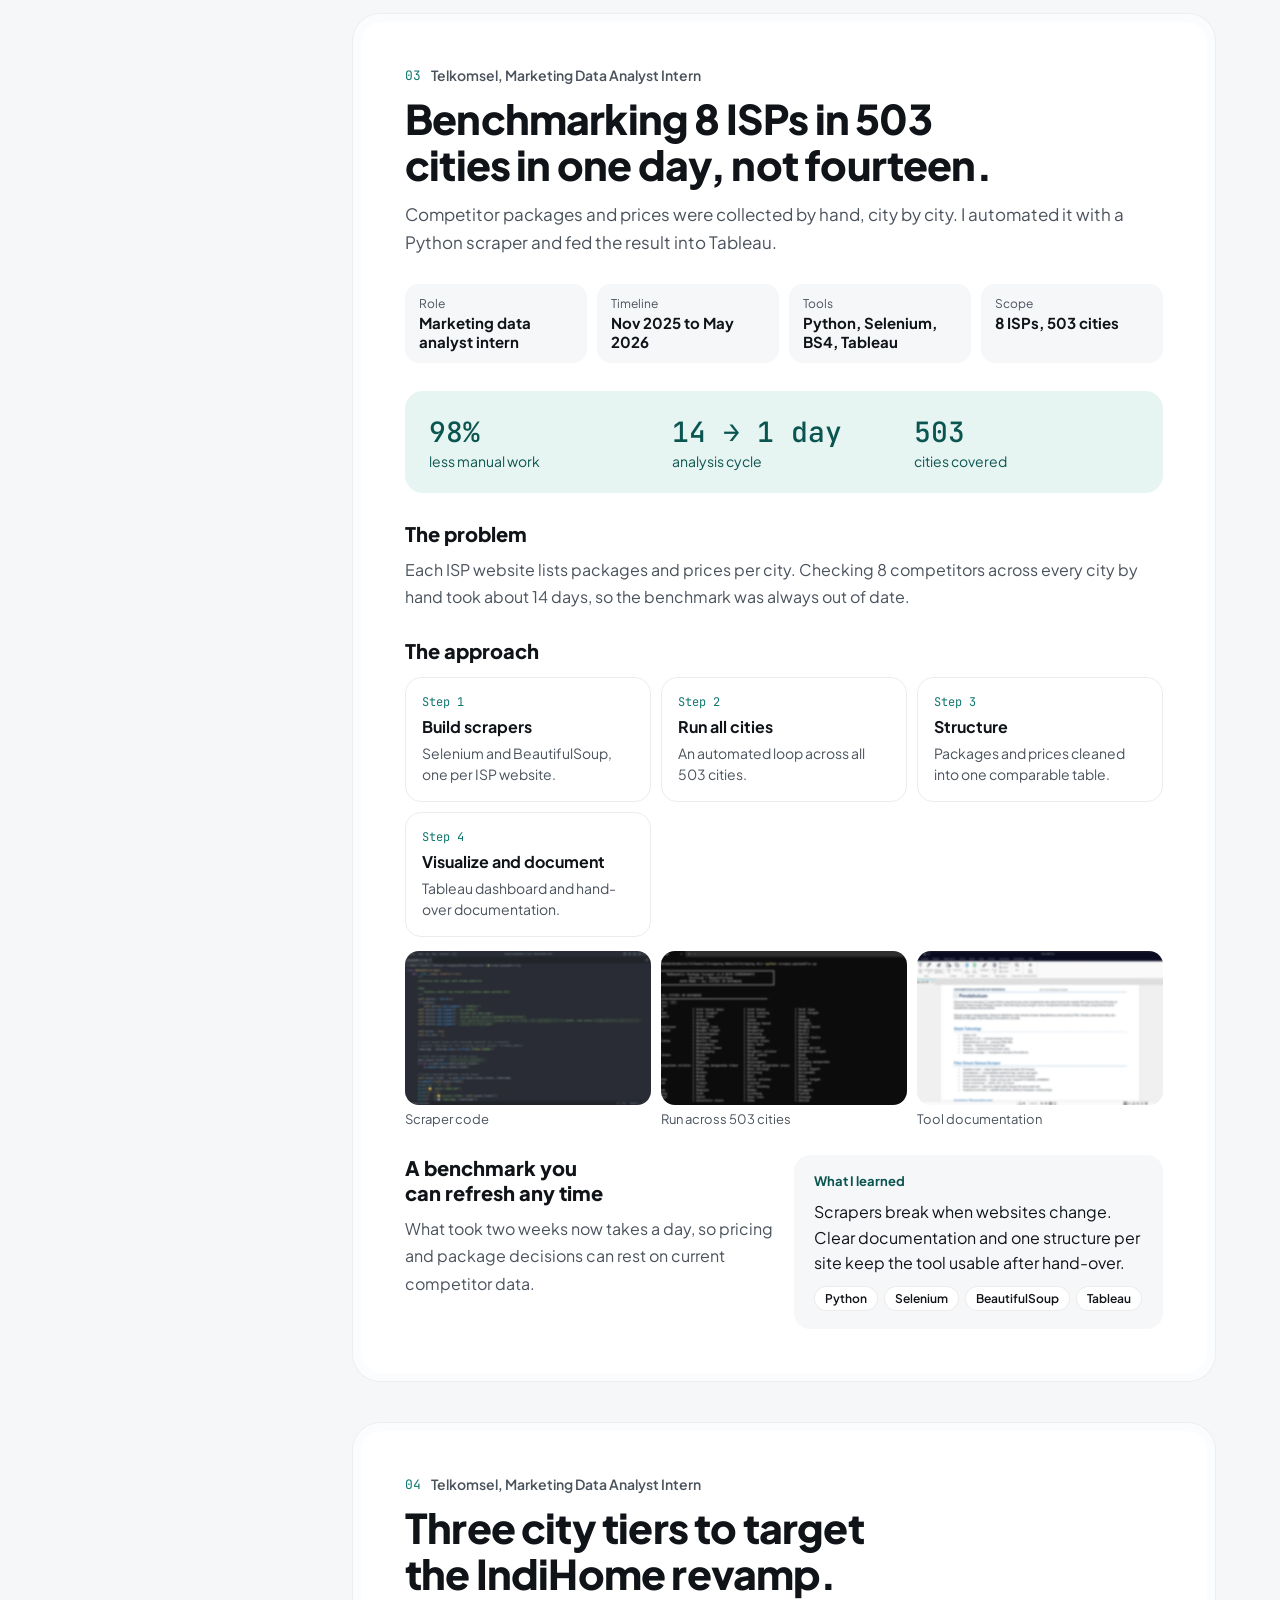
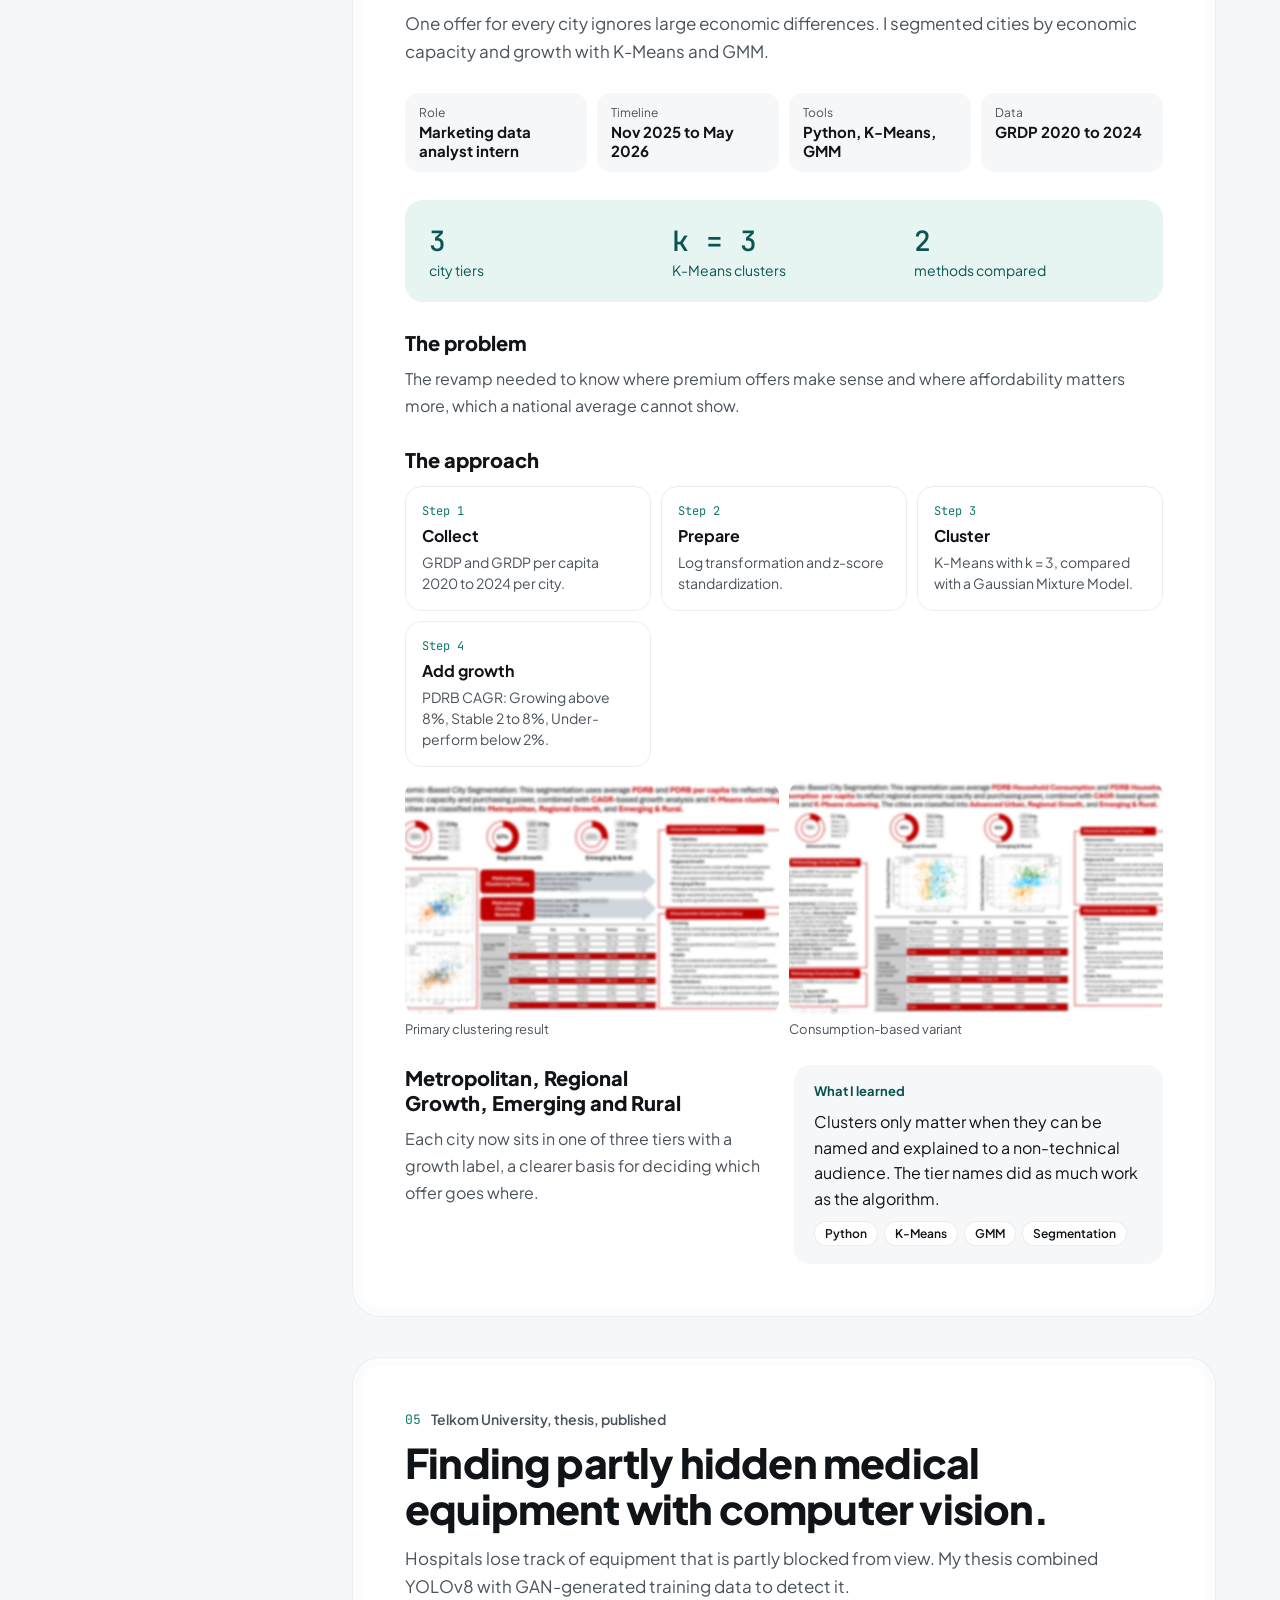
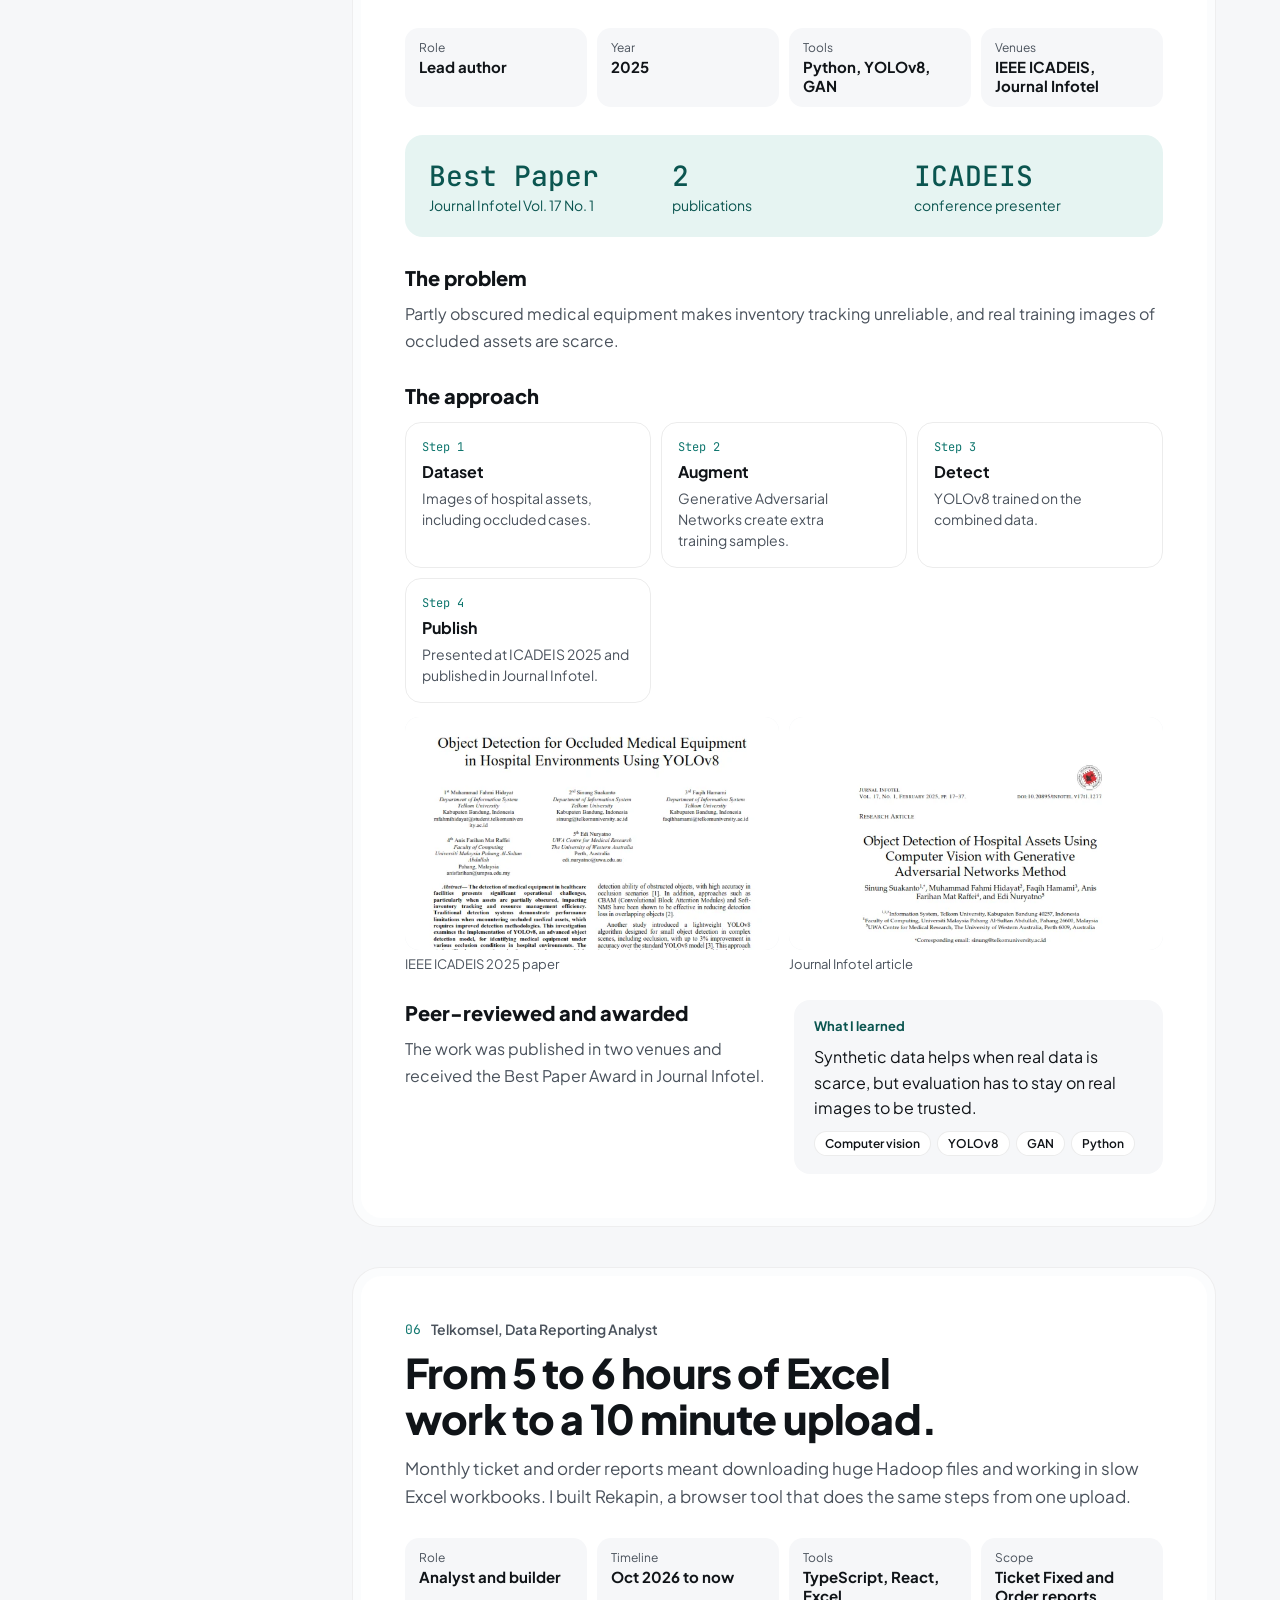
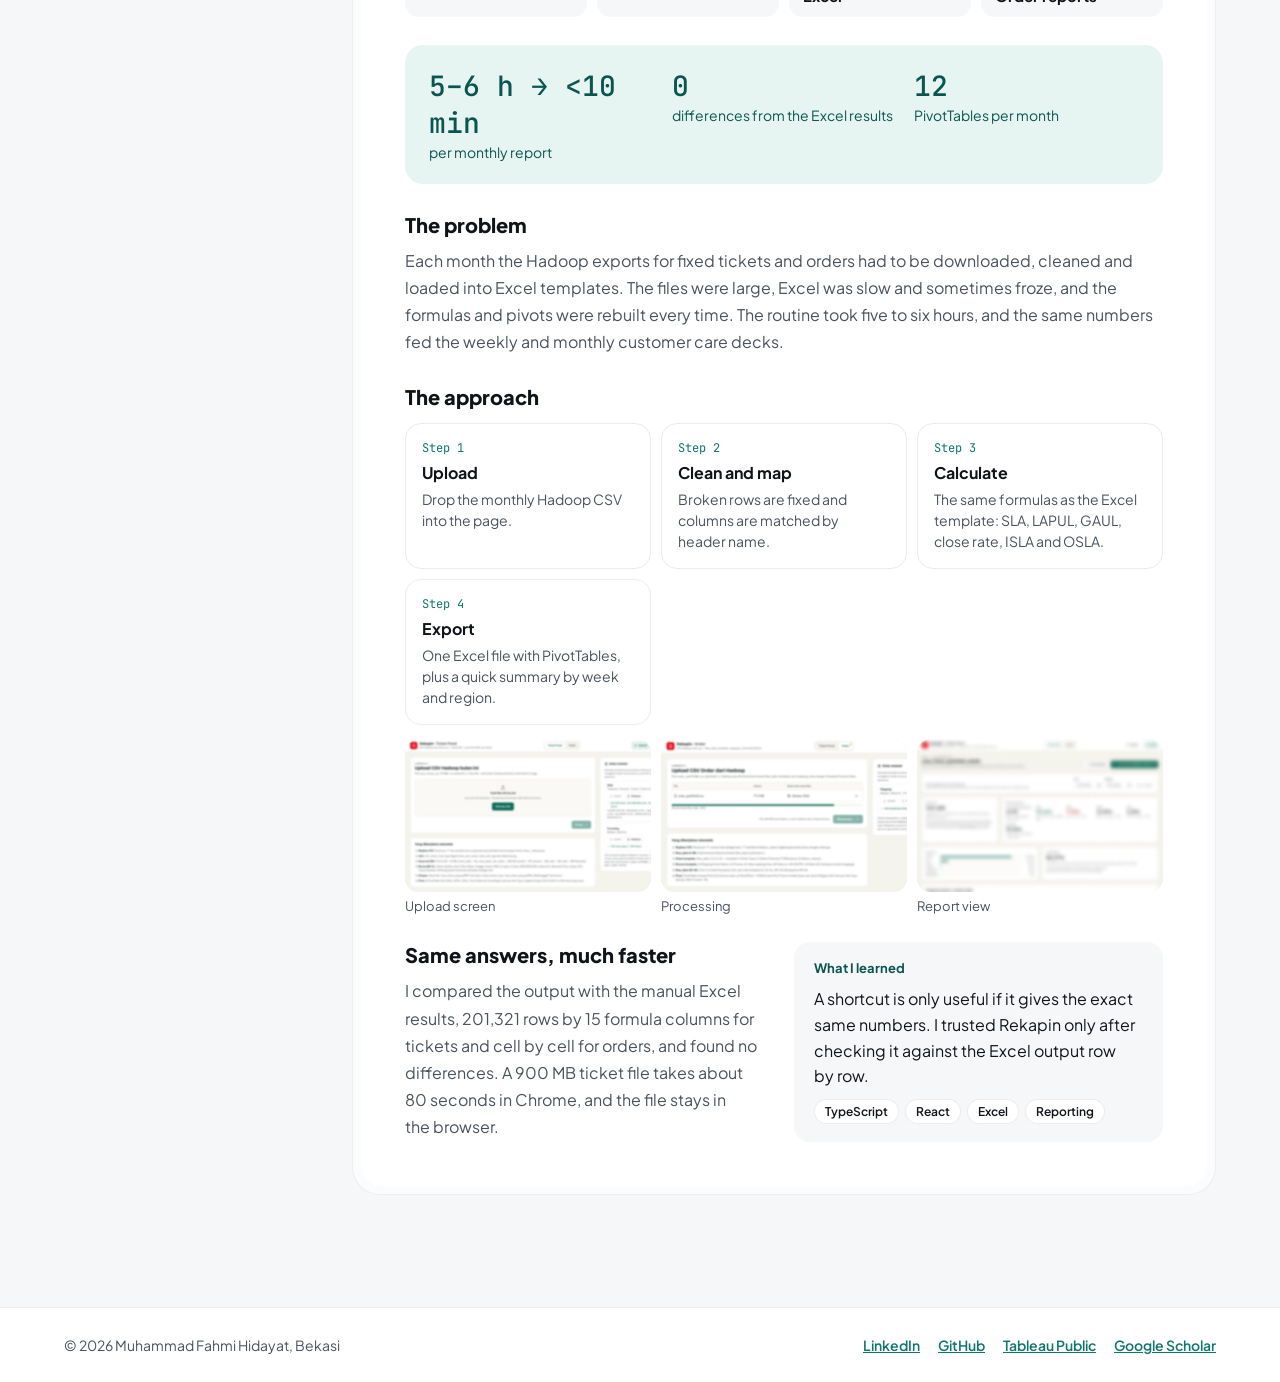
<file: case-studies.html>
<!DOCTYPE html>
<html lang="en">
<head>
<meta charset="utf-8">
<meta name="viewport" content="width=device-width, initial-scale=1">
<title>Case studies · Muhammad Fahmi Hidayat</title>
<meta name="description" content="Six case studies: tNPS reporting automation, GraPARI Express standardization, ISP benchmarking, city clustering, hospital asset detection and Rekapin ticket and order reports.">
<meta name="author" content="Muhammad Fahmi Hidayat">
<meta property="og:title" content="Case studies · Muhammad Fahmi Hidayat">
<meta property="og:description" content="Six case studies: tNPS reporting automation, GraPARI Express standardization, ISP benchmarking, city clustering, hospital asset detection and Rekapin ticket and order reports.">
<meta property="og:type" content="website">
<meta property="og:image" content="images/site/fahmi.webp">
<link rel="icon" href="images/site/favicon.svg" type="image/svg+xml">
<link rel="preconnect" href="https://fonts.googleapis.com">
<link rel="preconnect" href="https://fonts.gstatic.com" crossorigin>
<link href="https://fonts.googleapis.com/css2?family=Plus+Jakarta+Sans:wght@400;500;600;700;800&family=JetBrains+Mono:wght@400;500&display=swap" rel="stylesheet">
<link rel="stylesheet" href="assets/site.css">
</head>
<body>
<a class="skip" href="#main">Skip to content</a>
<header class="nav">
  <div class="wrap nav-inner">
    <a class="brand" href="index.html"><span class="brand-mark" aria-hidden="true"><span></span><span></span><span></span></span>Fahmi Hidayat</a>
    <button class="menu-btn press ease" type="button" aria-label="Open menu" aria-expanded="false" aria-controls="nav-links"><svg width="20" height="20" viewBox="0 0 24 24" fill="none" stroke="currentColor" stroke-width="2" stroke-linecap="round" aria-hidden="true"><path d="M4 7h16M4 12h16M4 17h16"/></svg></button>
    <nav class="nav-links" id="nav-links" aria-label="Main">
      <a class="ease" href="index.html">Home</a>
      <a class="ease" href="projects.html">Projects</a>
      <a class="ease" href="case-studies.html" aria-current="page">Case studies</a>
      <a class="ease" href="gallery.html">Gallery</a>
      <a class="ease" href="credentials.html">Credentials</a>
      <a class="ease" href="about.html">About</a>
      <a class="btn btn-primary press ease" href="about.html#contact">Hire me</a>
    </nav>
  </div>
</header>
<div class="wrap cs-layout">
  <aside class="toc" aria-label="On this page">
    <span class="muted" style="font-size: 13px; padding: 0 12px 8px">On this page</span>
      <a href="#tnps"><span class="n">01</span><span class="l">tNPS reporting automation</span></a>
      <a href="#gpx"><span class="n">02</span><span class="l">GraPARI Express standardization</span></a>
      <a href="#isp"><span class="n">03</span><span class="l">ISP competitor benchmarking</span></a>
      <a href="#cluster"><span class="n">04</span><span class="l">City clustering for IndiHome</span></a>
      <a href="#hospital"><span class="n">05</span><span class="l">Hospital asset detection</span></a>
      <a href="#rekapin"><span class="n">06</span><span class="l">Rekapin ticket and order reports</span></a>
    <a class="link-strong" href="projects.html" style="margin-top: 12px">All projects</a>
  </aside>
  <main id="main" class="stack" style="flex: 1 1 0; min-width: 0; gap: 40px">
    <div class="stack" style="gap: 14px">
      <h1 class="h1" style="max-width: 20ch">Six case studies, start to finish.</h1>
      <p class="lede">Each one covers the problem, the approach step by step, the outcome and what I would keep doing. Screens are blurred for confidentiality.</p>
    </div>
    <article class="bezel case" id="tnps">
      <div class="in">
        <header class="stack" style="gap: 12px">
          <span style="display: flex; flex-wrap: wrap; gap: 10px; align-items: center"><span class="mono" style="font-size: 13px; color: var(--accent)">01</span><span style="font-size: 14px; font-weight: 600; color: var(--muted)">Telkomsel, Data &amp; Automation Analyst</span></span>
          <h2 class="h2" style="font-size: clamp(1.8rem, 3.2vw, 2.6rem); max-width: 24ch">From a 6 hour reporting routine to a 10 minute upload.</h2>
          <p class="lede" style="font-size: 17px; max-width: 62ch">Three recurring reports were assembled by hand in Excel. I prototyped them in Power Automate, then rebuilt them as one Python reporting builder.</p>
        </header>
        <dl class="facts"><div><dt>Role</dt><dd>Analyst and builder</dd></div><div><dt>Timeline</dt><dd>Jun to Oct 2026</dd></div><div><dt>Tools</dt><dd>Excel, Power Automate, Python</dd></div><div><dt>Scope</dt><dd>3 reporting workflows</dd></div></dl>
        <div class="results"><div><b>97%</b><span>faster per run</span></div><div><b>6 h → 10 min</b><span>processing time</span></div><div><b>3</b><span>workflows automated</span></div></div>
        <section class="stack" style="gap: 10px"><h3 class="h3">The problem</h3><p class="muted" style="margin: 0; font-size: 16px; line-height: 1.7; max-width: 66ch">The existing process was manual Excel. Each run meant collecting channel exports and consolidating them by hand, and it took about six hours, so every manual step was a chance for an error to reach stakeholders. I first tried to automate it with Power Automate, then moved to a Python builder with a web interface.</p></section>
        <section class="stack" style="gap: 14px"><h3 class="h3">The approach</h3><ol class="steps"><li><span class="n">Step 1</span><b>Upload</b><p>Drop each channel export into the builder.</p></li><li><span class="n">Step 2</span><b>Clean and validate</b><p>Python standardizes columns and flags missing files.</p></li><li><span class="n">Step 3</span><b>Generate</b><p>tNPS and traffic tables and charts are built automatically.</p></li><li><span class="n">Step 4</span><b>Preview and export</b><p>Review, then export the report for stakeholders.</p></li></ol><div class="figs"><figure><img src="images/ssoe/tnps-builder.webp" alt="Upload screen" loading="lazy"><figcaption>Upload screen</figcaption></figure><figure><img src="images/ssoe/tnps-output.webp" alt="Generated charts" loading="lazy"><figcaption>Generated charts</figcaption></figure><figure><img src="images/ssoe/tnps-preview.webp" alt="Preview and export" loading="lazy"><figcaption>Preview and export</figcaption></figure></div></section>
        <div style="display: grid; grid-template-columns: repeat(auto-fit, minmax(min(100%, 300px), 1fr)); gap: 20px">
          <section class="stack" style="gap: 10px"><h3 class="h3">Minutes instead of hours</h3><p class="muted" style="margin: 0; font-size: 16px; line-height: 1.7">Reports that used to take most of a working day are ready in minutes, so the team spends that time reading the numbers instead of assembling them.</p></section>
          <aside class="learn"><span class="k">What I learned</span><p style="margin: 0; line-height: 1.6">Automating a report starts with writing down every manual step. Once the process is mapped, the code is the easy part.</p><span class="tags"><span>Python</span><span>Excel</span><span>Automation</span><span>tNPS</span></span></aside>
        </div>
      </div>
    </article>
    <article class="bezel case" id="gpx">
      <div class="in">
        <header class="stack" style="gap: 12px">
          <span style="display: flex; flex-wrap: wrap; gap: 10px; align-items: center"><span class="mono" style="font-size: 13px; color: var(--accent)">02</span><span style="font-size: 14px; font-weight: 600; color: var(--muted)">Telkomsel, Data &amp; Automation Analyst</span></span>
          <h2 class="h2" style="font-size: clamp(1.8rem, 3.2vw, 2.6rem); max-width: 24ch">Four vendors, four formats, one standard.</h2>
          <p class="lede" style="font-size: 17px; max-width: 62ch">Every GraPARI Express vendor sent transaction data in its own layout. I built a dashboard that maps them all into a single 23-column format.</p>
        </header>
        <dl class="facts"><div><dt>Role</dt><dd>Analyst and builder</dd></div><div><dt>Timeline</dt><dd>Jun to Oct 2026</dd></div><div><dt>Tools</dt><dd>Web dashboard</dd></div><div><dt>Scope</dt><dd>4 vendors</dd></div></dl>
        <div class="results"><div><b>4 → 1</b><span>vendor formats unified</span></div><div><b>23</b><span>standard columns</span></div><div><b>0</b><span>manual reformatting</span></div></div>
        <section class="stack" style="gap: 10px"><h3 class="h3">The problem</h3><p class="muted" style="margin: 0; font-size: 16px; line-height: 1.7; max-width: 66ch">Before any analysis, each vendor file had to be reshaped by hand so the columns lined up. It was slow, repetitive and easy to get wrong whenever a vendor changed its layout.</p></section>
        <section class="stack" style="gap: 14px"><h3 class="h3">The approach</h3><ol class="steps"><li><span class="n">Step 1</span><b>Upload vendor files</b><p>Raw files from each vendor go into one tool.</p></li><li><span class="n">Step 2</span><b>Detect format</b><p>The tool recognizes which vendor layout it is.</p></li><li><span class="n">Step 3</span><b>Map columns</b><p>Each source column maps into the 23-column standard.</p></li><li><span class="n">Step 4</span><b>Review and export</b><p>An overview shows the standardized result.</p></li></ol><div class="figs"><figure><img src="images/ssoe/gpx-upload.webp" alt="Vendor file upload" loading="lazy"><figcaption>Vendor file upload</figcaption></figure><figure><img src="images/ssoe/gpx-mapping.webp" alt="Column mapping" loading="lazy"><figcaption>Column mapping</figcaption></figure><figure><img src="images/ssoe/gpx-overview.webp" alt="Standardized overview" loading="lazy"><figcaption>Standardized overview</figcaption></figure></div></section>
        <div style="display: grid; grid-template-columns: repeat(auto-fit, minmax(min(100%, 300px), 1fr)); gap: 20px">
          <section class="stack" style="gap: 10px"><h3 class="h3">Analysis starts immediately</h3><p class="muted" style="margin: 0; font-size: 16px; line-height: 1.7">Transaction data from all four vendors arrives in one format, so comparing vendors no longer needs a manual clean-up step.</p></section>
          <aside class="learn"><span class="k">What I learned</span><p style="margin: 0; line-height: 1.6">A shared data standard is a product in itself. Agreeing on the 23 columns mattered as much as the tool that enforces them.</p><span class="tags"><span>Data mapping</span><span>Dashboard</span><span>Data quality</span></span></aside>
        </div>
      </div>
    </article>
    <article class="bezel case" id="isp">
      <div class="in">
        <header class="stack" style="gap: 12px">
          <span style="display: flex; flex-wrap: wrap; gap: 10px; align-items: center"><span class="mono" style="font-size: 13px; color: var(--accent)">03</span><span style="font-size: 14px; font-weight: 600; color: var(--muted)">Telkomsel, Marketing Data Analyst Intern</span></span>
          <h2 class="h2" style="font-size: clamp(1.8rem, 3.2vw, 2.6rem); max-width: 24ch">Benchmarking 8 ISPs in 503 cities in one day, not fourteen.</h2>
          <p class="lede" style="font-size: 17px; max-width: 62ch">Competitor packages and prices were collected by hand, city by city. I automated it with a Python scraper and fed the result into Tableau.</p>
        </header>
        <dl class="facts"><div><dt>Role</dt><dd>Marketing data analyst intern</dd></div><div><dt>Timeline</dt><dd>Nov 2025 to May 2026</dd></div><div><dt>Tools</dt><dd>Python, Selenium, BS4, Tableau</dd></div><div><dt>Scope</dt><dd>8 ISPs, 503 cities</dd></div></dl>
        <div class="results"><div><b>98%</b><span>less manual work</span></div><div><b>14 → 1 day</b><span>analysis cycle</span></div><div><b>503</b><span>cities covered</span></div></div>
        <section class="stack" style="gap: 10px"><h3 class="h3">The problem</h3><p class="muted" style="margin: 0; font-size: 16px; line-height: 1.7; max-width: 66ch">Each ISP website lists packages and prices per city. Checking 8 competitors across every city by hand took about 14 days, so the benchmark was always out of date.</p></section>
        <section class="stack" style="gap: 14px"><h3 class="h3">The approach</h3><ol class="steps"><li><span class="n">Step 1</span><b>Build scrapers</b><p>Selenium and BeautifulSoup, one per ISP website.</p></li><li><span class="n">Step 2</span><b>Run all cities</b><p>An automated loop across all 503 cities.</p></li><li><span class="n">Step 3</span><b>Structure</b><p>Packages and prices cleaned into one comparable table.</p></li><li><span class="n">Step 4</span><b>Visualize and document</b><p>Tableau dashboard and hand-over documentation.</p></li></ol><div class="figs"><figure><img src="images/pam/scraper-code.webp" alt="Scraper code" loading="lazy"><figcaption>Scraper code</figcaption></figure><figure><img src="images/pam/scraper-run.webp" alt="Run across 503 cities" loading="lazy"><figcaption>Run across 503 cities</figcaption></figure><figure><img src="images/pam/scraper-doc.webp" alt="Tool documentation" loading="lazy"><figcaption>Tool documentation</figcaption></figure></div></section>
        <div style="display: grid; grid-template-columns: repeat(auto-fit, minmax(min(100%, 300px), 1fr)); gap: 20px">
          <section class="stack" style="gap: 10px"><h3 class="h3">A benchmark you can refresh any time</h3><p class="muted" style="margin: 0; font-size: 16px; line-height: 1.7">What took two weeks now takes a day, so pricing and package decisions can rest on current competitor data.</p></section>
          <aside class="learn"><span class="k">What I learned</span><p style="margin: 0; line-height: 1.6">Scrapers break when websites change. Clear documentation and one structure per site keep the tool usable after hand-over.</p><span class="tags"><span>Python</span><span>Selenium</span><span>BeautifulSoup</span><span>Tableau</span></span></aside>
        </div>
      </div>
    </article>
    <article class="bezel case" id="cluster">
      <div class="in">
        <header class="stack" style="gap: 12px">
          <span style="display: flex; flex-wrap: wrap; gap: 10px; align-items: center"><span class="mono" style="font-size: 13px; color: var(--accent)">04</span><span style="font-size: 14px; font-weight: 600; color: var(--muted)">Telkomsel, Marketing Data Analyst Intern</span></span>
          <h2 class="h2" style="font-size: clamp(1.8rem, 3.2vw, 2.6rem); max-width: 24ch">Three city tiers to target the IndiHome revamp.</h2>
          <p class="lede" style="font-size: 17px; max-width: 62ch">One offer for every city ignores large economic differences. I segmented cities by economic capacity and growth with K-Means and GMM.</p>
        </header>
        <dl class="facts"><div><dt>Role</dt><dd>Marketing data analyst intern</dd></div><div><dt>Timeline</dt><dd>Nov 2025 to May 2026</dd></div><div><dt>Tools</dt><dd>Python, K-Means, GMM</dd></div><div><dt>Data</dt><dd>GRDP 2020 to 2024</dd></div></dl>
        <div class="results"><div><b>3</b><span>city tiers</span></div><div><b>k = 3</b><span>K-Means clusters</span></div><div><b>2</b><span>methods compared</span></div></div>
        <section class="stack" style="gap: 10px"><h3 class="h3">The problem</h3><p class="muted" style="margin: 0; font-size: 16px; line-height: 1.7; max-width: 66ch">The revamp needed to know where premium offers make sense and where affordability matters more, which a national average cannot show.</p></section>
        <section class="stack" style="gap: 14px"><h3 class="h3">The approach</h3><ol class="steps"><li><span class="n">Step 1</span><b>Collect</b><p>GRDP and GRDP per capita 2020 to 2024 per city.</p></li><li><span class="n">Step 2</span><b>Prepare</b><p>Log transformation and z-score standardization.</p></li><li><span class="n">Step 3</span><b>Cluster</b><p>K-Means with k = 3, compared with a Gaussian Mixture Model.</p></li><li><span class="n">Step 4</span><b>Add growth</b><p>PDRB CAGR: Growing above 8%, Stable 2 to 8%, Under-perform below 2%.</p></li></ol><div class="figs"><figure><img src="images/pam/clustering.webp" alt="Primary clustering result" loading="lazy"><figcaption>Primary clustering result</figcaption></figure><figure><img src="images/pam/clustering-2.webp" alt="Consumption-based variant" loading="lazy"><figcaption>Consumption-based variant</figcaption></figure></div></section>
        <div style="display: grid; grid-template-columns: repeat(auto-fit, minmax(min(100%, 300px), 1fr)); gap: 20px">
          <section class="stack" style="gap: 10px"><h3 class="h3">Metropolitan, Regional Growth, Emerging and Rural</h3><p class="muted" style="margin: 0; font-size: 16px; line-height: 1.7">Each city now sits in one of three tiers with a growth label, a clearer basis for deciding which offer goes where.</p></section>
          <aside class="learn"><span class="k">What I learned</span><p style="margin: 0; line-height: 1.6">Clusters only matter when they can be named and explained to a non-technical audience. The tier names did as much work as the algorithm.</p><span class="tags"><span>Python</span><span>K-Means</span><span>GMM</span><span>Segmentation</span></span></aside>
        </div>
      </div>
    </article>
    <article class="bezel case" id="hospital">
      <div class="in">
        <header class="stack" style="gap: 12px">
          <span style="display: flex; flex-wrap: wrap; gap: 10px; align-items: center"><span class="mono" style="font-size: 13px; color: var(--accent)">05</span><span style="font-size: 14px; font-weight: 600; color: var(--muted)">Telkom University, thesis, published</span></span>
          <h2 class="h2" style="font-size: clamp(1.8rem, 3.2vw, 2.6rem); max-width: 24ch">Finding partly hidden medical equipment with computer vision.</h2>
          <p class="lede" style="font-size: 17px; max-width: 62ch">Hospitals lose track of equipment that is partly blocked from view. My thesis combined YOLOv8 with GAN-generated training data to detect it.</p>
        </header>
        <dl class="facts"><div><dt>Role</dt><dd>Lead author</dd></div><div><dt>Year</dt><dd>2025</dd></div><div><dt>Tools</dt><dd>Python, YOLOv8, GAN</dd></div><div><dt>Venues</dt><dd>IEEE ICADEIS, Journal Infotel</dd></div></dl>
        <div class="results"><div><b>Best Paper</b><span>Journal Infotel Vol. 17 No. 1</span></div><div><b>2</b><span>publications</span></div><div><b>ICADEIS</b><span>conference presenter</span></div></div>
        <section class="stack" style="gap: 10px"><h3 class="h3">The problem</h3><p class="muted" style="margin: 0; font-size: 16px; line-height: 1.7; max-width: 66ch">Partly obscured medical equipment makes inventory tracking unreliable, and real training images of occluded assets are scarce.</p></section>
        <section class="stack" style="gap: 14px"><h3 class="h3">The approach</h3><ol class="steps"><li><span class="n">Step 1</span><b>Dataset</b><p>Images of hospital assets, including occluded cases.</p></li><li><span class="n">Step 2</span><b>Augment</b><p>Generative Adversarial Networks create extra training samples.</p></li><li><span class="n">Step 3</span><b>Detect</b><p>YOLOv8 trained on the combined data.</p></li><li><span class="n">Step 4</span><b>Publish</b><p>Presented at ICADEIS 2025 and published in Journal Infotel.</p></li></ol><div class="figs"><figure><img src="images/site/jurnal-1.webp" alt="IEEE ICADEIS 2025 paper" loading="lazy"><figcaption>IEEE ICADEIS 2025 paper</figcaption></figure><figure><img src="images/site/jurnal-2.webp" alt="Journal Infotel article" loading="lazy"><figcaption>Journal Infotel article</figcaption></figure></div></section>
        <div style="display: grid; grid-template-columns: repeat(auto-fit, minmax(min(100%, 300px), 1fr)); gap: 20px">
          <section class="stack" style="gap: 10px"><h3 class="h3">Peer-reviewed and awarded</h3><p class="muted" style="margin: 0; font-size: 16px; line-height: 1.7">The work was published in two venues and received the Best Paper Award in Journal Infotel.</p></section>
          <aside class="learn"><span class="k">What I learned</span><p style="margin: 0; line-height: 1.6">Synthetic data helps when real data is scarce, but evaluation has to stay on real images to be trusted.</p><span class="tags"><span>Computer vision</span><span>YOLOv8</span><span>GAN</span><span>Python</span></span></aside>
        </div>
      </div>
    </article>
    <article class="bezel case" id="rekapin">
      <div class="in">
        <header class="stack" style="gap: 12px">
          <span style="display: flex; flex-wrap: wrap; gap: 10px; align-items: center"><span class="mono" style="font-size: 13px; color: var(--accent)">06</span><span style="font-size: 14px; font-weight: 600; color: var(--muted)">Telkomsel, Data Reporting Analyst</span></span>
          <h2 class="h2" style="font-size: clamp(1.8rem, 3.2vw, 2.6rem); max-width: 24ch">From 5 to 6 hours of Excel work to a 10 minute upload.</h2>
          <p class="lede" style="font-size: 17px; max-width: 62ch">Monthly ticket and order reports meant downloading huge Hadoop files and working in slow Excel workbooks. I built Rekapin, a browser tool that does the same steps from one upload.</p>
        </header>
        <dl class="facts"><div><dt>Role</dt><dd>Analyst and builder</dd></div><div><dt>Timeline</dt><dd>Oct 2026 to now</dd></div><div><dt>Tools</dt><dd>TypeScript, React, Excel</dd></div><div><dt>Scope</dt><dd>Ticket Fixed and Order reports</dd></div></dl>
        <div class="results"><div><b>5–6 h → &lt;10 min</b><span>per monthly report</span></div><div><b>0</b><span>differences from the Excel results</span></div><div><b>12</b><span>PivotTables per month</span></div></div>
        <section class="stack" style="gap: 10px"><h3 class="h3">The problem</h3><p class="muted" style="margin: 0; font-size: 16px; line-height: 1.7; max-width: 66ch">Each month the Hadoop exports for fixed tickets and orders had to be downloaded, cleaned and loaded into Excel templates. The files were large, Excel was slow and sometimes froze, and the formulas and pivots were rebuilt every time. The routine took five to six hours, and the same numbers fed the weekly and monthly customer care decks.</p></section>
        <section class="stack" style="gap: 14px"><h3 class="h3">The approach</h3><ol class="steps"><li><span class="n">Step 1</span><b>Upload</b><p>Drop the monthly Hadoop CSV into the page.</p></li><li><span class="n">Step 2</span><b>Clean and map</b><p>Broken rows are fixed and columns are matched by header name.</p></li><li><span class="n">Step 3</span><b>Calculate</b><p>The same formulas as the Excel template: SLA, LAPUL, GAUL, close rate, ISLA and OSLA.</p></li><li><span class="n">Step 4</span><b>Export</b><p>One Excel file with PivotTables, plus a quick summary by week and region.</p></li></ol><div class="figs"><figure><img src="images/ssoe/rekapin-upload.webp" alt="Blurred upload screen" loading="lazy"><figcaption>Upload screen</figcaption></figure><figure><img src="images/ssoe/rekapin-processing.webp" alt="Blurred processing screen" loading="lazy"><figcaption>Processing</figcaption></figure><figure><img src="images/ssoe/rekapin-report.webp" alt="Blurred report view" loading="lazy"><figcaption>Report view</figcaption></figure></div></section>
        <div style="display: grid; grid-template-columns: repeat(auto-fit, minmax(min(100%, 300px), 1fr)); gap: 20px">
          <section class="stack" style="gap: 10px"><h3 class="h3">Same answers, much faster</h3><p class="muted" style="margin: 0; font-size: 16px; line-height: 1.7">I compared the output with the manual Excel results, 201,321 rows by 15 formula columns for tickets and cell by cell for orders, and found no differences. A 900 MB ticket file takes about 80 seconds in Chrome, and the file stays in the browser.</p></section>
          <aside class="learn"><span class="k">What I learned</span><p style="margin: 0; line-height: 1.6">A shortcut is only useful if it gives the exact same numbers. I trusted Rekapin only after checking it against the Excel output row by row.</p><span class="tags"><span>TypeScript</span><span>React</span><span>Excel</span><span>Reporting</span></span></aside>
        </div>
      </div>
    </article>
  </main>
</div>
<footer class="foot">
  <div class="wrap">
    <span>© 2026 Muhammad Fahmi Hidayat, Bekasi</span>
    <nav aria-label="Profiles"><a href="https://www.linkedin.com/in/muhammad-fahmi-hidayat">LinkedIn</a><a href="https://github.com/MuhammadFahmiHidayat">GitHub</a><a href="https://public.tableau.com/app/profile/muhammad.fahmi.hidayat/vizzes">Tableau Public</a><a href="https://scholar.google.com/citations?hl=id&amp;user=uIx03nAAAAAJ">Google Scholar</a></nav>
  </div>
</footer>
<script src="assets/site.js"></script>
</body>
</html>
</file>
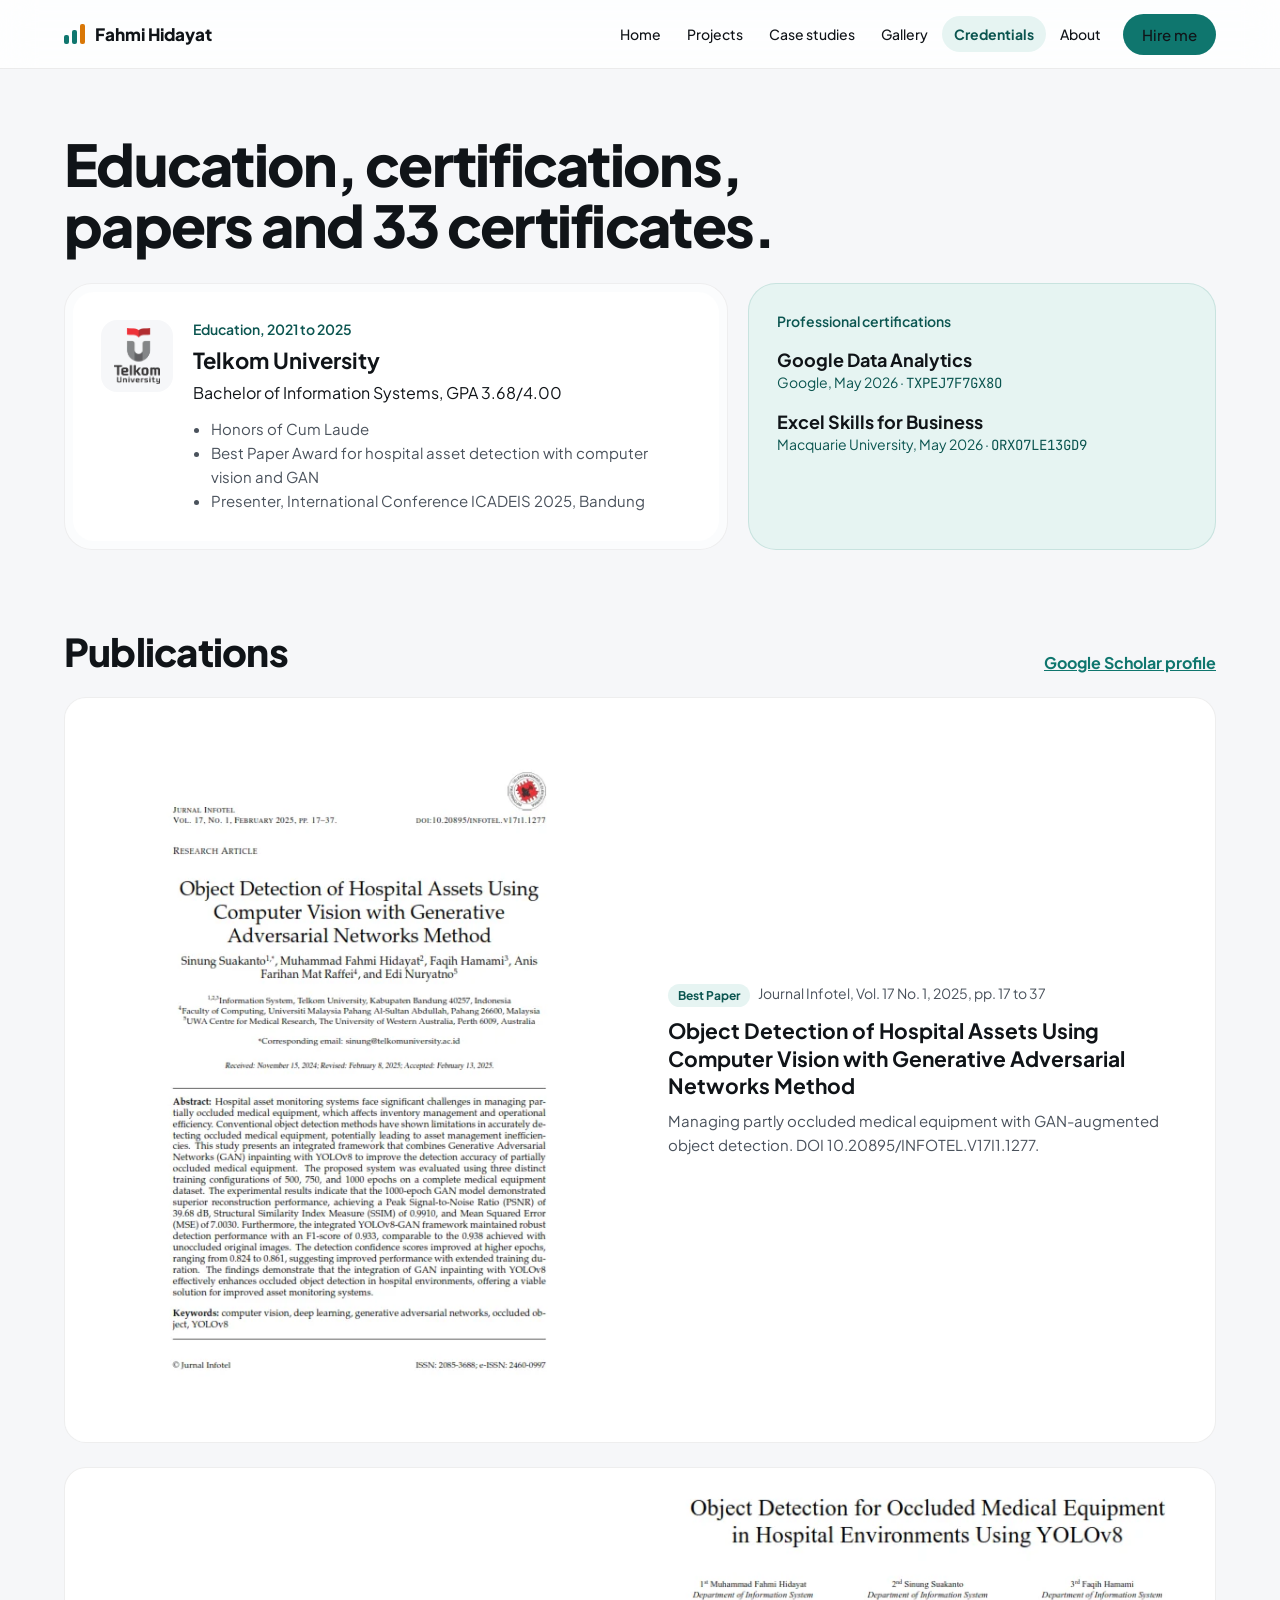
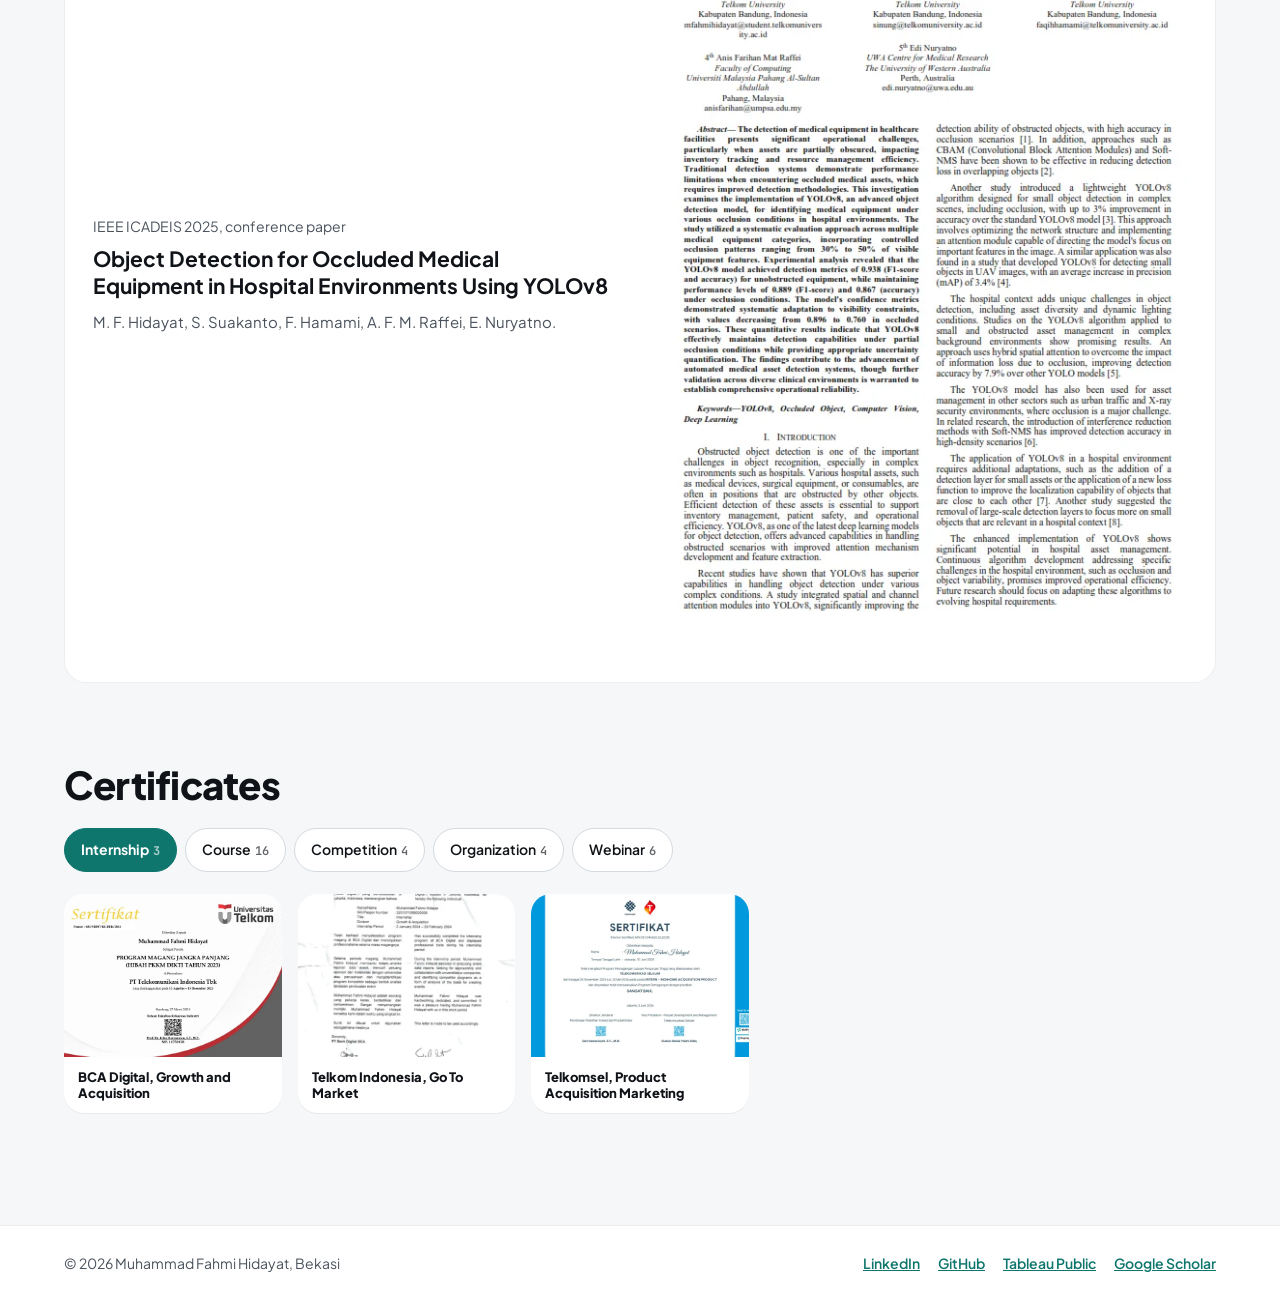
<file: credentials.html>
<!DOCTYPE html>
<html lang="en">
<head>
<meta charset="utf-8">
<meta name="viewport" content="width=device-width, initial-scale=1">
<title>Credentials · Muhammad Fahmi Hidayat</title>
<meta name="description" content="Education, certifications, publications and 33 certificates.">
<meta name="author" content="Muhammad Fahmi Hidayat">
<meta property="og:title" content="Credentials · Muhammad Fahmi Hidayat">
<meta property="og:description" content="Education, certifications, publications and 33 certificates.">
<meta property="og:type" content="website">
<meta property="og:image" content="images/site/fahmi.webp">
<link rel="icon" href="images/site/favicon.svg" type="image/svg+xml">
<link rel="preconnect" href="https://fonts.googleapis.com">
<link rel="preconnect" href="https://fonts.gstatic.com" crossorigin>
<link href="https://fonts.googleapis.com/css2?family=Plus+Jakarta+Sans:wght@400;500;600;700;800&family=JetBrains+Mono:wght@400;500&display=swap" rel="stylesheet">
<link rel="stylesheet" href="assets/site.css">
</head>
<body>
<a class="skip" href="#main">Skip to content</a>
<header class="nav">
  <div class="wrap nav-inner">
    <a class="brand" href="index.html"><span class="brand-mark" aria-hidden="true"><span></span><span></span><span></span></span>Fahmi Hidayat</a>
    <button class="menu-btn press ease" type="button" aria-label="Open menu" aria-expanded="false" aria-controls="nav-links"><svg width="20" height="20" viewBox="0 0 24 24" fill="none" stroke="currentColor" stroke-width="2" stroke-linecap="round" aria-hidden="true"><path d="M4 7h16M4 12h16M4 17h16"/></svg></button>
    <nav class="nav-links" id="nav-links" aria-label="Main">
      <a class="ease" href="index.html">Home</a>
      <a class="ease" href="projects.html">Projects</a>
      <a class="ease" href="case-studies.html">Case studies</a>
      <a class="ease" href="gallery.html">Gallery</a>
      <a class="ease" href="credentials.html" aria-current="page">Credentials</a>
      <a class="ease" href="about.html">About</a>
      <a class="btn btn-primary press ease" href="about.html#contact">Hire me</a>
    </nav>
  </div>
</header>
<main id="main" class="wrap stack" style="padding-top: 64px; padding-bottom: 112px; gap: 80px">
  <section class="stack" style="gap: 28px">
    <h1 class="h1" style="max-width: 22ch">Education, certifications, papers and 33 certificates.</h1>
    <div class="bento">
      <div class="bezel s7">
        <div class="in" style="height: 100%; padding: 28px; display: flex; gap: 20px; align-items: flex-start">
          <img src="images/site/logo-telkom.webp" alt="Telkom University logo" width="72" height="72" style="flex: 0 0 72px; object-fit: contain; border-radius: 16px; background: var(--bg); padding: 8px">
          <div class="stack" style="gap: 8px">
            <span style="font-size: 14px; font-weight: 600; color: var(--accent-dark)">Education, 2021 to 2025</span>
            <b style="font-size: 22px">Telkom University</b>
            <span>Bachelor of Information Systems, GPA 3.68/4.00</span>
            <ul class="muted" style="margin: 6px 0 0; padding-left: 18px; font-size: 15px; line-height: 1.6">
              <li>Honors of Cum Laude</li>
              <li>Best Paper Award for hospital asset detection with computer vision and GAN</li>
              <li>Presenter, International Conference ICADEIS 2025, Bandung</li>
            </ul>
          </div>
        </div>
      </div>
      <div class="s5 tint stack" style="border-radius: 28px; padding: 28px; gap: 18px">
        <span style="font-size: 14px; font-weight: 600; color: var(--accent-dark)">Professional certifications</span>
        <div class="stack" style="gap: 2px"><b style="font-size: 18px">Google Data Analytics</b><span style="font-size: 14px; color: var(--accent-dark)">Google, May 2026 · <span class="mono">TXPEJ7F7GX8O</span></span></div>
        <div class="stack" style="gap: 2px"><b style="font-size: 18px">Excel Skills for Business</b><span style="font-size: 14px; color: var(--accent-dark)">Macquarie University, May 2026 · <span class="mono">ORXO7LE13GD9</span></span></div>
      </div>
    </div>
  </section>

  <section class="stack" style="gap: 24px">
    <div class="head-row"><h2 class="h2">Publications</h2><a class="link-strong" href="https://scholar.google.com/citations?hl=id&amp;user=uIx03nAAAAAJ">Google Scholar profile</a></div>
    <a class="card lift press ease" href="https://ejournal.ittelkom-pwt.ac.id/index.php/infotel/article/view/1277" style="display: grid; grid-template-columns: repeat(auto-fit, minmax(min(100%, 340px), 1fr))">
      <img class="cover" src="images/site/jurnal-2.webp" alt="Journal Infotel article page" style="height: 100%; min-height: 220px" loading="lazy">
      <span class="stack" style="padding: 28px; gap: 10px; justify-content: center">
        <span style="display: flex; flex-wrap: wrap; gap: 8px"><span class="tag-accent">Best Paper</span><span class="muted" style="font-size: 14px">Journal Infotel, Vol. 17 No. 1, 2025, pp. 17 to 37</span></span>
        <b style="font-size: 21px; line-height: 1.3">Object Detection of Hospital Assets Using Computer Vision with Generative Adversarial Networks Method</b>
        <span class="muted" style="font-size: 15px; line-height: 1.55">Managing partly occluded medical equipment with GAN-augmented object detection. DOI 10.20895/INFOTEL.V17I1.1277.</span>
      </span>
    </a>
    <a class="card lift press ease" href="https://doi.org/10.1109/ICADEIS65852.2025.10933092" style="display: grid; grid-template-columns: repeat(auto-fit, minmax(min(100%, 340px), 1fr))">
      <span class="stack" style="padding: 28px; gap: 10px; justify-content: center">
        <span class="muted" style="font-size: 14px">IEEE ICADEIS 2025, conference paper</span>
        <b style="font-size: 21px; line-height: 1.3">Object Detection for Occluded Medical Equipment in Hospital Environments Using YOLOv8</b>
        <span class="muted" style="font-size: 15px; line-height: 1.55">M. F. Hidayat, S. Suakanto, F. Hamami, A. F. M. Raffei, E. Nuryatno.</span>
      </span>
      <img class="cover" src="images/site/jurnal-1.webp" alt="IEEE Xplore page of the ICADEIS 2025 paper" style="height: 100%; min-height: 220px" loading="lazy">
    </a>
  </section>

  <section class="stack" style="gap: 22px">
    <h2 class="h2">Certificates</h2>
    <div class="pills" role="tablist" aria-label="Certificate category" data-tabs>
        <button type="button" role="tab" class="pill press ease" id="tab-internship" aria-controls="panel-internship" aria-selected="true" tabindex="0">Internship<span class="count">3</span></button>
        <button type="button" role="tab" class="pill press ease" id="tab-course" aria-controls="panel-course" aria-selected="false" tabindex="-1">Course<span class="count">16</span></button>
        <button type="button" role="tab" class="pill press ease" id="tab-competition" aria-controls="panel-competition" aria-selected="false" tabindex="-1">Competition<span class="count">4</span></button>
        <button type="button" role="tab" class="pill press ease" id="tab-organization" aria-controls="panel-organization" aria-selected="false" tabindex="-1">Organization<span class="count">4</span></button>
        <button type="button" role="tab" class="pill press ease" id="tab-webinar" aria-controls="panel-webinar" aria-selected="false" tabindex="-1">Webinar<span class="count">6</span></button>
    </div>
    <div role="tabpanel" id="panel-internship" aria-labelledby="tab-internship" class="cgrid" data-lb-group>
      <button type="button" class="gitem lift press ease" data-full="images/certs/internship-1.webp" data-title="BCA Digital, Growth and Acquisition" aria-label="Enlarge BCA Digital, Growth and Acquisition">
        <span class="ph"><img src="images/certs/internship-1-thumb.webp" alt="BCA Digital, Growth and Acquisition" loading="lazy"></span>
        <span class="meta"><span class="t" style="font-size: 13px">BCA Digital, Growth and Acquisition</span></span>
      </button>
      <button type="button" class="gitem lift press ease" data-full="images/certs/internship-2.webp" data-title="Telkom Indonesia, Go To Market" aria-label="Enlarge Telkom Indonesia, Go To Market">
        <span class="ph"><img src="images/certs/internship-2-thumb.webp" alt="Telkom Indonesia, Go To Market" loading="lazy"></span>
        <span class="meta"><span class="t" style="font-size: 13px">Telkom Indonesia, Go To Market</span></span>
      </button>
      <button type="button" class="gitem lift press ease" data-full="images/certs/internship-3.webp" data-title="Telkomsel, Product Acquisition Marketing" aria-label="Enlarge Telkomsel, Product Acquisition Marketing">
        <span class="ph"><img src="images/certs/internship-3-thumb.webp" alt="Telkomsel, Product Acquisition Marketing" loading="lazy"></span>
        <span class="meta"><span class="t" style="font-size: 13px">Telkomsel, Product Acquisition Marketing</span></span>
      </button>
    </div>
    <div role="tabpanel" id="panel-course" aria-labelledby="tab-course" class="cgrid" data-lb-group hidden>
      <button type="button" class="gitem lift press ease" data-full="images/certs/course-1.webp" data-title="Course certificate 1" aria-label="Enlarge Course certificate 1">
        <span class="ph"><img src="images/certs/course-1-thumb.webp" alt="Course certificate 1" loading="lazy"></span>
        <span class="meta"><span class="t" style="font-size: 13px">Course certificate 1</span></span>
      </button>
      <button type="button" class="gitem lift press ease" data-full="images/certs/course-2.webp" data-title="Course certificate 2" aria-label="Enlarge Course certificate 2">
        <span class="ph"><img src="images/certs/course-2-thumb.webp" alt="Course certificate 2" loading="lazy"></span>
        <span class="meta"><span class="t" style="font-size: 13px">Course certificate 2</span></span>
      </button>
      <button type="button" class="gitem lift press ease" data-full="images/certs/course-3.webp" data-title="Course certificate 3" aria-label="Enlarge Course certificate 3">
        <span class="ph"><img src="images/certs/course-3-thumb.webp" alt="Course certificate 3" loading="lazy"></span>
        <span class="meta"><span class="t" style="font-size: 13px">Course certificate 3</span></span>
      </button>
      <button type="button" class="gitem lift press ease" data-full="images/certs/course-4.webp" data-title="Course certificate 4" aria-label="Enlarge Course certificate 4">
        <span class="ph"><img src="images/certs/course-4-thumb.webp" alt="Course certificate 4" loading="lazy"></span>
        <span class="meta"><span class="t" style="font-size: 13px">Course certificate 4</span></span>
      </button>
      <button type="button" class="gitem lift press ease" data-full="images/certs/course-5.webp" data-title="Course certificate 5" aria-label="Enlarge Course certificate 5">
        <span class="ph"><img src="images/certs/course-5-thumb.webp" alt="Course certificate 5" loading="lazy"></span>
        <span class="meta"><span class="t" style="font-size: 13px">Course certificate 5</span></span>
      </button>
      <button type="button" class="gitem lift press ease" data-full="images/certs/course-6.webp" data-title="Course certificate 6" aria-label="Enlarge Course certificate 6">
        <span class="ph"><img src="images/certs/course-6-thumb.webp" alt="Course certificate 6" loading="lazy"></span>
        <span class="meta"><span class="t" style="font-size: 13px">Course certificate 6</span></span>
      </button>
      <button type="button" class="gitem lift press ease" data-full="images/certs/course-7.webp" data-title="Course certificate 7" aria-label="Enlarge Course certificate 7">
        <span class="ph"><img src="images/certs/course-7-thumb.webp" alt="Course certificate 7" loading="lazy"></span>
        <span class="meta"><span class="t" style="font-size: 13px">Course certificate 7</span></span>
      </button>
      <button type="button" class="gitem lift press ease" data-full="images/certs/course-8.webp" data-title="Course certificate 8" aria-label="Enlarge Course certificate 8">
        <span class="ph"><img src="images/certs/course-8-thumb.webp" alt="Course certificate 8" loading="lazy"></span>
        <span class="meta"><span class="t" style="font-size: 13px">Course certificate 8</span></span>
      </button>
      <button type="button" class="gitem lift press ease" data-full="images/certs/course-9.webp" data-title="Course certificate 9" aria-label="Enlarge Course certificate 9">
        <span class="ph"><img src="images/certs/course-9-thumb.webp" alt="Course certificate 9" loading="lazy"></span>
        <span class="meta"><span class="t" style="font-size: 13px">Course certificate 9</span></span>
      </button>
      <button type="button" class="gitem lift press ease" data-full="images/certs/course-10.webp" data-title="Course certificate 10" aria-label="Enlarge Course certificate 10">
        <span class="ph"><img src="images/certs/course-10-thumb.webp" alt="Course certificate 10" loading="lazy"></span>
        <span class="meta"><span class="t" style="font-size: 13px">Course certificate 10</span></span>
      </button>
      <button type="button" class="gitem lift press ease" data-full="images/certs/course-11.webp" data-title="Course certificate 11" aria-label="Enlarge Course certificate 11">
        <span class="ph"><img src="images/certs/course-11-thumb.webp" alt="Course certificate 11" loading="lazy"></span>
        <span class="meta"><span class="t" style="font-size: 13px">Course certificate 11</span></span>
      </button>
      <button type="button" class="gitem lift press ease" data-full="images/certs/course-12.webp" data-title="Course certificate 12" aria-label="Enlarge Course certificate 12">
        <span class="ph"><img src="images/certs/course-12-thumb.webp" alt="Course certificate 12" loading="lazy"></span>
        <span class="meta"><span class="t" style="font-size: 13px">Course certificate 12</span></span>
      </button>
      <button type="button" class="gitem lift press ease" data-full="images/certs/course-13.webp" data-title="Course certificate 13" aria-label="Enlarge Course certificate 13">
        <span class="ph"><img src="images/certs/course-13-thumb.webp" alt="Course certificate 13" loading="lazy"></span>
        <span class="meta"><span class="t" style="font-size: 13px">Course certificate 13</span></span>
      </button>
      <button type="button" class="gitem lift press ease" data-full="images/certs/course-14.webp" data-title="Course certificate 14" aria-label="Enlarge Course certificate 14">
        <span class="ph"><img src="images/certs/course-14-thumb.webp" alt="Course certificate 14" loading="lazy"></span>
        <span class="meta"><span class="t" style="font-size: 13px">Course certificate 14</span></span>
      </button>
      <button type="button" class="gitem lift press ease" data-full="images/certs/course-15.webp" data-title="Course certificate 15" aria-label="Enlarge Course certificate 15">
        <span class="ph"><img src="images/certs/course-15-thumb.webp" alt="Course certificate 15" loading="lazy"></span>
        <span class="meta"><span class="t" style="font-size: 13px">Course certificate 15</span></span>
      </button>
      <button type="button" class="gitem lift press ease" data-full="images/certs/course-16.webp" data-title="Course certificate 16" aria-label="Enlarge Course certificate 16">
        <span class="ph"><img src="images/certs/course-16-thumb.webp" alt="Course certificate 16" loading="lazy"></span>
        <span class="meta"><span class="t" style="font-size: 13px">Course certificate 16</span></span>
      </button>
    </div>
    <div role="tabpanel" id="panel-competition" aria-labelledby="tab-competition" class="cgrid" data-lb-group hidden>
      <button type="button" class="gitem lift press ease" data-full="images/certs/lomba-1.webp" data-title="Competition certificate 1" aria-label="Enlarge Competition certificate 1">
        <span class="ph"><img src="images/certs/lomba-1-thumb.webp" alt="Competition certificate 1" loading="lazy"></span>
        <span class="meta"><span class="t" style="font-size: 13px">Competition certificate 1</span></span>
      </button>
      <button type="button" class="gitem lift press ease" data-full="images/certs/lomba-2.webp" data-title="Competition certificate 2" aria-label="Enlarge Competition certificate 2">
        <span class="ph"><img src="images/certs/lomba-2-thumb.webp" alt="Competition certificate 2" loading="lazy"></span>
        <span class="meta"><span class="t" style="font-size: 13px">Competition certificate 2</span></span>
      </button>
      <button type="button" class="gitem lift press ease" data-full="images/certs/lomba-3.webp" data-title="Competition certificate 3" aria-label="Enlarge Competition certificate 3">
        <span class="ph"><img src="images/certs/lomba-3-thumb.webp" alt="Competition certificate 3" loading="lazy"></span>
        <span class="meta"><span class="t" style="font-size: 13px">Competition certificate 3</span></span>
      </button>
      <button type="button" class="gitem lift press ease" data-full="images/certs/lomba-4.webp" data-title="Competition certificate 4" aria-label="Enlarge Competition certificate 4">
        <span class="ph"><img src="images/certs/lomba-4-thumb.webp" alt="Competition certificate 4" loading="lazy"></span>
        <span class="meta"><span class="t" style="font-size: 13px">Competition certificate 4</span></span>
      </button>
    </div>
    <div role="tabpanel" id="panel-organization" aria-labelledby="tab-organization" class="cgrid" data-lb-group hidden>
      <button type="button" class="gitem lift press ease" data-full="images/certs/organisasi-1.webp" data-title="Organization certificate 1" aria-label="Enlarge Organization certificate 1">
        <span class="ph"><img src="images/certs/organisasi-1-thumb.webp" alt="Organization certificate 1" loading="lazy"></span>
        <span class="meta"><span class="t" style="font-size: 13px">Organization certificate 1</span></span>
      </button>
      <button type="button" class="gitem lift press ease" data-full="images/certs/organisasi-2.webp" data-title="Organization certificate 2" aria-label="Enlarge Organization certificate 2">
        <span class="ph"><img src="images/certs/organisasi-2-thumb.webp" alt="Organization certificate 2" loading="lazy"></span>
        <span class="meta"><span class="t" style="font-size: 13px">Organization certificate 2</span></span>
      </button>
      <button type="button" class="gitem lift press ease" data-full="images/certs/organisasi-3.webp" data-title="Organization certificate 3" aria-label="Enlarge Organization certificate 3">
        <span class="ph"><img src="images/certs/organisasi-3-thumb.webp" alt="Organization certificate 3" loading="lazy"></span>
        <span class="meta"><span class="t" style="font-size: 13px">Organization certificate 3</span></span>
      </button>
      <button type="button" class="gitem lift press ease" data-full="images/certs/organisasi-4.webp" data-title="Organization certificate 4" aria-label="Enlarge Organization certificate 4">
        <span class="ph"><img src="images/certs/organisasi-4-thumb.webp" alt="Organization certificate 4" loading="lazy"></span>
        <span class="meta"><span class="t" style="font-size: 13px">Organization certificate 4</span></span>
      </button>
    </div>
    <div role="tabpanel" id="panel-webinar" aria-labelledby="tab-webinar" class="cgrid" data-lb-group hidden>
      <button type="button" class="gitem lift press ease" data-full="images/certs/webinar-1.webp" data-title="Webinar certificate 1" aria-label="Enlarge Webinar certificate 1">
        <span class="ph"><img src="images/certs/webinar-1-thumb.webp" alt="Webinar certificate 1" loading="lazy"></span>
        <span class="meta"><span class="t" style="font-size: 13px">Webinar certificate 1</span></span>
      </button>
      <button type="button" class="gitem lift press ease" data-full="images/certs/webinar-2.webp" data-title="Webinar certificate 2" aria-label="Enlarge Webinar certificate 2">
        <span class="ph"><img src="images/certs/webinar-2-thumb.webp" alt="Webinar certificate 2" loading="lazy"></span>
        <span class="meta"><span class="t" style="font-size: 13px">Webinar certificate 2</span></span>
      </button>
      <button type="button" class="gitem lift press ease" data-full="images/certs/webinar-3.webp" data-title="Webinar certificate 3" aria-label="Enlarge Webinar certificate 3">
        <span class="ph"><img src="images/certs/webinar-3-thumb.webp" alt="Webinar certificate 3" loading="lazy"></span>
        <span class="meta"><span class="t" style="font-size: 13px">Webinar certificate 3</span></span>
      </button>
      <button type="button" class="gitem lift press ease" data-full="images/certs/webinar-4.webp" data-title="Webinar certificate 4" aria-label="Enlarge Webinar certificate 4">
        <span class="ph"><img src="images/certs/webinar-4-thumb.webp" alt="Webinar certificate 4" loading="lazy"></span>
        <span class="meta"><span class="t" style="font-size: 13px">Webinar certificate 4</span></span>
      </button>
      <button type="button" class="gitem lift press ease" data-full="images/certs/webinar-5.webp" data-title="Webinar certificate 5" aria-label="Enlarge Webinar certificate 5">
        <span class="ph"><img src="images/certs/webinar-5-thumb.webp" alt="Webinar certificate 5" loading="lazy"></span>
        <span class="meta"><span class="t" style="font-size: 13px">Webinar certificate 5</span></span>
      </button>
      <button type="button" class="gitem lift press ease" data-full="images/certs/webinar-6.webp" data-title="Webinar certificate 6" aria-label="Enlarge Webinar certificate 6">
        <span class="ph"><img src="images/certs/webinar-6-thumb.webp" alt="Webinar certificate 6" loading="lazy"></span>
        <span class="meta"><span class="t" style="font-size: 13px">Webinar certificate 6</span></span>
      </button>
    </div>
  </section>
</main>
<div class="lb" id="lightbox" role="dialog" aria-modal="true" aria-label="Image viewer">
  <div class="lb-box">
    <img alt="">
    <div class="lb-bar">
      <span class="lb-text"><b class="t"></b><span class="c"></span><span class="s"></span></span>
      <span class="lb-ctl">
        <span class="pos"></span>
        <button type="button" class="circle press ease" data-prev aria-label="Previous image">‹</button>
        <button type="button" class="circle press ease" data-next aria-label="Next image">›</button>
        <button type="button" class="btn btn-primary press ease" data-close>Close</button>
      </span>
    </div>
  </div>
</div>
<footer class="foot">
  <div class="wrap">
    <span>© 2026 Muhammad Fahmi Hidayat, Bekasi</span>
    <nav aria-label="Profiles"><a href="https://www.linkedin.com/in/muhammad-fahmi-hidayat">LinkedIn</a><a href="https://github.com/MuhammadFahmiHidayat">GitHub</a><a href="https://public.tableau.com/app/profile/muhammad.fahmi.hidayat/vizzes">Tableau Public</a><a href="https://scholar.google.com/citations?hl=id&amp;user=uIx03nAAAAAJ">Google Scholar</a></nav>
  </div>
</footer>
<script src="assets/site.js"></script>
</body>
</html>
</file>
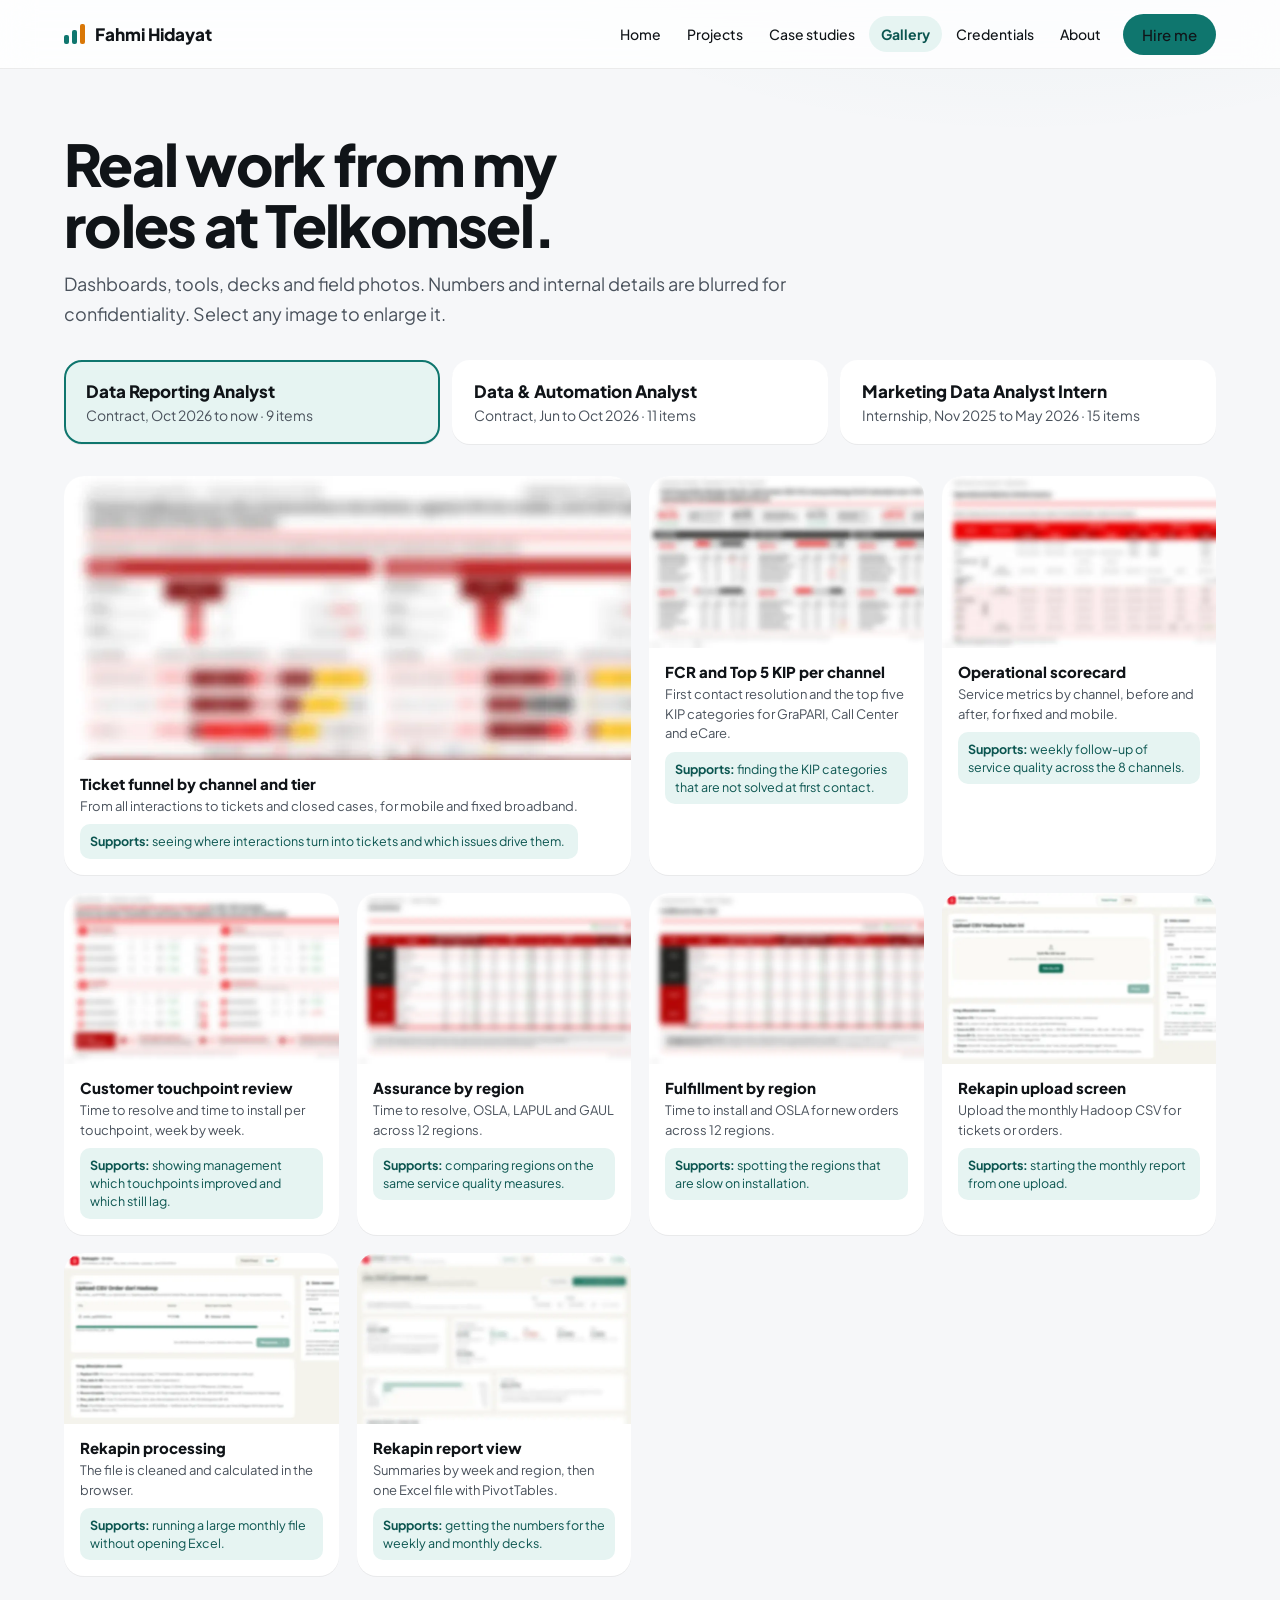
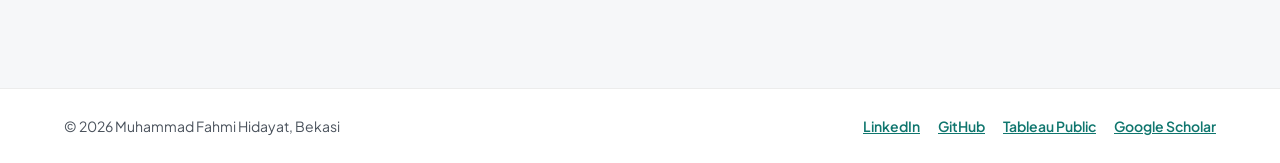
<file: gallery.html>
<!DOCTYPE html>
<html lang="en">
<head>
<meta charset="utf-8">
<meta name="viewport" content="width=device-width, initial-scale=1">
<title>Work gallery · Muhammad Fahmi Hidayat</title>
<meta name="description" content="Dashboards, tools, decks and field photos from Telkomsel. Data is blurred for confidentiality.">
<meta name="author" content="Muhammad Fahmi Hidayat">
<meta property="og:title" content="Work gallery · Muhammad Fahmi Hidayat">
<meta property="og:description" content="Dashboards, tools, decks and field photos from Telkomsel. Data is blurred for confidentiality.">
<meta property="og:type" content="website">
<meta property="og:image" content="images/site/fahmi.webp">
<link rel="icon" href="images/site/favicon.svg" type="image/svg+xml">
<link rel="preconnect" href="https://fonts.googleapis.com">
<link rel="preconnect" href="https://fonts.gstatic.com" crossorigin>
<link href="https://fonts.googleapis.com/css2?family=Plus+Jakarta+Sans:wght@400;500;600;700;800&family=JetBrains+Mono:wght@400;500&display=swap" rel="stylesheet">
<link rel="stylesheet" href="assets/site.css">
</head>
<body>
<a class="skip" href="#main">Skip to content</a>
<header class="nav">
  <div class="wrap nav-inner">
    <a class="brand" href="index.html"><span class="brand-mark" aria-hidden="true"><span></span><span></span><span></span></span>Fahmi Hidayat</a>
    <button class="menu-btn press ease" type="button" aria-label="Open menu" aria-expanded="false" aria-controls="nav-links"><svg width="20" height="20" viewBox="0 0 24 24" fill="none" stroke="currentColor" stroke-width="2" stroke-linecap="round" aria-hidden="true"><path d="M4 7h16M4 12h16M4 17h16"/></svg></button>
    <nav class="nav-links" id="nav-links" aria-label="Main">
      <a class="ease" href="index.html">Home</a>
      <a class="ease" href="projects.html">Projects</a>
      <a class="ease" href="case-studies.html">Case studies</a>
      <a class="ease" href="gallery.html" aria-current="page">Gallery</a>
      <a class="ease" href="credentials.html">Credentials</a>
      <a class="ease" href="about.html">About</a>
      <a class="btn btn-primary press ease" href="about.html#contact">Hire me</a>
    </nav>
  </div>
</header>
<main id="main" class="wrap stack" style="padding-top: 64px; padding-bottom: 112px; gap: 32px">
  <div class="stack" style="gap: 14px">
    <h1 class="h1" style="max-width: 20ch">Real work from my roles at Telkomsel.</h1>
    <p class="lede">Dashboards, tools, decks and field photos. Numbers and internal details are blurred for confidentiality. Select any image to enlarge it.</p>
  </div>
  <div class="gtabs" role="tablist" aria-label="Role" data-tabs>
      <button type="button" role="tab" class="gtab press ease" id="tab-dra" aria-controls="panel-dra" aria-selected="true" tabindex="0"><b>Data Reporting Analyst</b><span>Contract, Oct 2026 to now · 9 items</span></button>
<button type="button" role="tab" class="gtab press ease" id="tab-ssoe" aria-controls="panel-ssoe" aria-selected="false" tabindex="-1"><b>Data &amp; Automation Analyst</b><span>Contract, Jun to Oct 2026 · 11 items</span></button>
      <button type="button" role="tab" class="gtab press ease" id="tab-pam" aria-controls="panel-pam" aria-selected="false" tabindex="-1"><b>Marketing Data Analyst Intern</b><span>Internship, Nov 2025 to May 2026 · 15 items</span></button>
  </div>
    <div role="tabpanel" id="panel-dra" aria-labelledby="tab-dra" class="ggrid" data-lb-group>
<button type="button" class="gitem lift press ease feat" data-full="images/dra/dra-funnel.webp" data-title="Ticket funnel by channel and tier" data-cap="From all interactions to tickets and closed cases, for mobile and fixed broadband." data-sup="seeing where interactions turn into tickets and which issues drive them." aria-label="Enlarge: Ticket funnel by channel and tier">
<span class="ph"><img src="images/dra/dra-funnel-thumb.webp" alt="Ticket funnel by channel and tier" loading="lazy"></span>
<span class="meta"><span class="t">Ticket funnel by channel and tier</span><span class="c">From all interactions to tickets and closed cases, for mobile and fixed broadband.</span><span class="sup"><b>Supports:</b> seeing where interactions turn into tickets and which issues drive them.</span></span>
</button>
<button type="button" class="gitem lift press ease" data-full="images/dra/dra-fcr-kip.webp" data-title="FCR and Top 5 KIP per channel" data-cap="First contact resolution and the top five KIP categories for GraPARI, Call Center and eCare." data-sup="finding the KIP categories that are not solved at first contact." aria-label="Enlarge: FCR and Top 5 KIP per channel">
<span class="ph"><img src="images/dra/dra-fcr-kip-thumb.webp" alt="FCR and Top 5 KIP per channel" loading="lazy"></span>
<span class="meta"><span class="t">FCR and Top 5 KIP per channel</span><span class="c">First contact resolution and the top five KIP categories for GraPARI, Call Center and eCare.</span><span class="sup"><b>Supports:</b> finding the KIP categories that are not solved at first contact.</span></span>
</button>
<button type="button" class="gitem lift press ease" data-full="images/dra/dra-scorecard.webp" data-title="Operational scorecard" data-cap="Service metrics by channel, before and after, for fixed and mobile." data-sup="weekly follow-up of service quality across the 8 channels." aria-label="Enlarge: Operational scorecard">
<span class="ph"><img src="images/dra/dra-scorecard-thumb.webp" alt="Operational scorecard" loading="lazy"></span>
<span class="meta"><span class="t">Operational scorecard</span><span class="c">Service metrics by channel, before and after, for fixed and mobile.</span><span class="sup"><b>Supports:</b> weekly follow-up of service quality across the 8 channels.</span></span>
</button>
<button type="button" class="gitem lift press ease" data-full="images/dra/dra-touchpoint.webp" data-title="Customer touchpoint review" data-cap="Time to resolve and time to install per touchpoint, week by week." data-sup="showing management which touchpoints improved and which still lag." aria-label="Enlarge: Customer touchpoint review">
<span class="ph"><img src="images/dra/dra-touchpoint-thumb.webp" alt="Customer touchpoint review" loading="lazy"></span>
<span class="meta"><span class="t">Customer touchpoint review</span><span class="c">Time to resolve and time to install per touchpoint, week by week.</span><span class="sup"><b>Supports:</b> showing management which touchpoints improved and which still lag.</span></span>
</button>
<button type="button" class="gitem lift press ease" data-full="images/dra/dra-assurance.webp" data-title="Assurance by region" data-cap="Time to resolve, OSLA, LAPUL and GAUL across 12 regions." data-sup="comparing regions on the same service quality measures." aria-label="Enlarge: Assurance by region">
<span class="ph"><img src="images/dra/dra-assurance-thumb.webp" alt="Assurance by region" loading="lazy"></span>
<span class="meta"><span class="t">Assurance by region</span><span class="c">Time to resolve, OSLA, LAPUL and GAUL across 12 regions.</span><span class="sup"><b>Supports:</b> comparing regions on the same service quality measures.</span></span>
</button>
<button type="button" class="gitem lift press ease" data-full="images/dra/dra-fulfillment.webp" data-title="Fulfillment by region" data-cap="Time to install and OSLA for new orders across 12 regions." data-sup="spotting the regions that are slow on installation." aria-label="Enlarge: Fulfillment by region">
<span class="ph"><img src="images/dra/dra-fulfillment-thumb.webp" alt="Fulfillment by region" loading="lazy"></span>
<span class="meta"><span class="t">Fulfillment by region</span><span class="c">Time to install and OSLA for new orders across 12 regions.</span><span class="sup"><b>Supports:</b> spotting the regions that are slow on installation.</span></span>
</button>
<button type="button" class="gitem lift press ease" data-full="images/ssoe/rekapin-upload.webp" data-title="Rekapin upload screen" data-cap="Upload the monthly Hadoop CSV for tickets or orders." data-sup="starting the monthly report from one upload." aria-label="Enlarge: Rekapin upload screen">
<span class="ph"><img src="images/ssoe/rekapin-upload-thumb.webp" alt="Rekapin upload screen" loading="lazy"></span>
<span class="meta"><span class="t">Rekapin upload screen</span><span class="c">Upload the monthly Hadoop CSV for tickets or orders.</span><span class="sup"><b>Supports:</b> starting the monthly report from one upload.</span></span>
</button>
<button type="button" class="gitem lift press ease" data-full="images/ssoe/rekapin-processing.webp" data-title="Rekapin processing" data-cap="The file is cleaned and calculated in the browser." data-sup="running a large monthly file without opening Excel." aria-label="Enlarge: Rekapin processing">
<span class="ph"><img src="images/ssoe/rekapin-processing-thumb.webp" alt="Rekapin processing" loading="lazy"></span>
<span class="meta"><span class="t">Rekapin processing</span><span class="c">The file is cleaned and calculated in the browser.</span><span class="sup"><b>Supports:</b> running a large monthly file without opening Excel.</span></span>
</button>
<button type="button" class="gitem lift press ease" data-full="images/ssoe/rekapin-report.webp" data-title="Rekapin report view" data-cap="Summaries by week and region, then one Excel file with PivotTables." data-sup="getting the numbers for the weekly and monthly decks." aria-label="Enlarge: Rekapin report view">
<span class="ph"><img src="images/ssoe/rekapin-report-thumb.webp" alt="Rekapin report view" loading="lazy"></span>
<span class="meta"><span class="t">Rekapin report view</span><span class="c">Summaries by week and region, then one Excel file with PivotTables.</span><span class="sup"><b>Supports:</b> getting the numbers for the weekly and monthly decks.</span></span>
</button>
</div>
<div role="tabpanel" id="panel-ssoe" aria-labelledby="tab-ssoe" class="ggrid" data-lb-group hidden>
      <button type="button" class="gitem lift press ease feat" data-full="images/ssoe/ssim-dashboard.webp" data-title="Self Service Interaction Dashboard" data-cap="Traffic and tNPS performance across all self-service channels." data-sup="tracking which self-service channel is gaining or losing traffic and satisfaction." aria-label="Enlarge: Self Service Interaction Dashboard">
        <span class="ph"><img src="images/ssoe/ssim-dashboard-thumb.webp" alt="Self Service Interaction Dashboard" loading="lazy"></span>
        <span class="meta"><span class="t">Self Service Interaction Dashboard</span><span class="c">Traffic and tNPS performance across all self-service channels.</span><span class="sup"><b>Supports:</b> tracking which self-service channel is gaining or losing traffic and satisfaction.</span></span>
      </button>
      <button type="button" class="gitem lift press ease" data-full="images/ssoe/ssim-channel.webp" data-title="Channel drill-down" data-cap="Monthly traffic and tNPS trend per channel." data-sup="spotting the exact channel behind a change in the monthly numbers." aria-label="Enlarge: Channel drill-down">
        <span class="ph"><img src="images/ssoe/ssim-channel-thumb.webp" alt="Channel drill-down" loading="lazy"></span>
        <span class="meta"><span class="t">Channel drill-down</span><span class="c">Monthly traffic and tNPS trend per channel.</span><span class="sup"><b>Supports:</b> spotting the exact channel behind a change in the monthly numbers.</span></span>
      </button>
      <button type="button" class="gitem lift press ease" data-full="images/ssoe/ssim-veronika.webp" data-title="Veronika monitoring" data-cap="Daily traffic and NPS for the Veronika virtual assistant." data-sup="daily follow-up with the Veronika knowledge team and IT vendor." aria-label="Enlarge: Veronika monitoring">
        <span class="ph"><img src="images/ssoe/ssim-veronika-thumb.webp" alt="Veronika monitoring" loading="lazy"></span>
        <span class="meta"><span class="t">Veronika monitoring</span><span class="c">Daily traffic and NPS for the Veronika virtual assistant.</span><span class="sup"><b>Supports:</b> daily follow-up with the Veronika knowledge team and IT vendor.</span></span>
      </button>
      <button type="button" class="gitem lift press ease" data-full="images/ssoe/tnps-builder.webp" data-title="tNPS reporting builder" data-cap="Python app that replaced a manual Excel process." data-sup="getting the weekly tNPS report out on time, in minutes." aria-label="Enlarge: tNPS reporting builder">
        <span class="ph"><img src="images/ssoe/tnps-builder-thumb.webp" alt="tNPS reporting builder" loading="lazy"></span>
        <span class="meta"><span class="t">tNPS reporting builder</span><span class="c">Python app that replaced a manual Excel process.</span><span class="sup"><b>Supports:</b> getting the weekly tNPS report out on time, in minutes.</span></span>
      </button>
      <button type="button" class="gitem lift press ease" data-full="images/ssoe/tnps-output.webp" data-title="Automated report output" data-cap="Charts generated by the reporting builder." data-sup="management review of tNPS and traffic per channel." aria-label="Enlarge: Automated report output">
        <span class="ph"><img src="images/ssoe/tnps-output-thumb.webp" alt="Automated report output" loading="lazy"></span>
        <span class="meta"><span class="t">Automated report output</span><span class="c">Charts generated by the reporting builder.</span><span class="sup"><b>Supports:</b> management review of tNPS and traffic per channel.</span></span>
      </button>
      <button type="button" class="gitem lift press ease" data-full="images/ssoe/tnps-preview.webp" data-title="Report preview and export" data-cap="Review tables before sending to stakeholders." data-sup="checking every number before it reaches stakeholders." aria-label="Enlarge: Report preview and export">
        <span class="ph"><img src="images/ssoe/tnps-preview-thumb.webp" alt="Report preview and export" loading="lazy"></span>
        <span class="meta"><span class="t">Report preview and export</span><span class="c">Review tables before sending to stakeholders.</span><span class="sup"><b>Supports:</b> checking every number before it reaches stakeholders.</span></span>
      </button>
      <button type="button" class="gitem lift press ease" data-full="images/ssoe/gpx-overview.webp" data-title="GraPARI Express standardization" data-cap="Standardized transactions from 4 vendors." data-sup="comparing the 4 GraPARI Express vendors on the same basis." aria-label="Enlarge: GraPARI Express standardization">
        <span class="ph"><img src="images/ssoe/gpx-overview-thumb.webp" alt="GraPARI Express standardization" loading="lazy"></span>
        <span class="meta"><span class="t">GraPARI Express standardization</span><span class="c">Standardized transactions from 4 vendors.</span><span class="sup"><b>Supports:</b> comparing the 4 GraPARI Express vendors on the same basis.</span></span>
      </button>
      <button type="button" class="gitem lift press ease" data-full="images/ssoe/gpx-upload.webp" data-title="Vendor file upload" data-cap="Raw vendor files, format detected automatically." data-sup="faster intake of vendor data without manual reshaping." aria-label="Enlarge: Vendor file upload">
        <span class="ph"><img src="images/ssoe/gpx-upload-thumb.webp" alt="Vendor file upload" loading="lazy"></span>
        <span class="meta"><span class="t">Vendor file upload</span><span class="c">Raw vendor files, format detected automatically.</span><span class="sup"><b>Supports:</b> faster intake of vendor data without manual reshaping.</span></span>
      </button>
      <button type="button" class="gitem lift press ease" data-full="images/ssoe/gpx-mapping.webp" data-title="Column mapping" data-cap="Every vendor column mapped to the 23-column standard." data-sup="one consistent dataset for vendor analysis." aria-label="Enlarge: Column mapping">
        <span class="ph"><img src="images/ssoe/gpx-mapping-thumb.webp" alt="Column mapping" loading="lazy"></span>
        <span class="meta"><span class="t">Column mapping</span><span class="c">Every vendor column mapped to the 23-column standard.</span><span class="sup"><b>Supports:</b> one consistent dataset for vendor analysis.</span></span>
      </button>
      <button type="button" class="gitem lift press ease" data-full="images/ssoe/figma-ticket.webp" data-title="Trouble ticket prototype" data-cap="Figma flow for a dashboard covering 466 outlets." data-sup="holding each vendor accountable for its outlet tickets." aria-label="Enlarge: Trouble ticket prototype">
        <span class="ph"><img src="images/ssoe/figma-ticket-thumb.webp" alt="Trouble ticket prototype" loading="lazy"></span>
        <span class="meta"><span class="t">Trouble ticket prototype</span><span class="c">Figma flow for a dashboard covering 466 outlets.</span><span class="sup"><b>Supports:</b> holding each vendor accountable for its outlet tickets.</span></span>
      </button>
      <button type="button" class="gitem lift press ease" data-full="images/ssoe/faq-report.webp" data-title="Veronika FAQ analysis" data-cap="FAQ menu usage for Veronika on WhatsApp." data-sup="choosing which Veronika FAQ menus to improve first." aria-label="Enlarge: Veronika FAQ analysis">
        <span class="ph"><img src="images/ssoe/faq-report-thumb.webp" alt="Veronika FAQ analysis" loading="lazy"></span>
        <span class="meta"><span class="t">Veronika FAQ analysis</span><span class="c">FAQ menu usage for Veronika on WhatsApp.</span><span class="sup"><b>Supports:</b> choosing which Veronika FAQ menus to improve first.</span></span>
      </button>
    </div>
    <div role="tabpanel" id="panel-pam" aria-labelledby="tab-pam" class="ggrid" data-lb-group hidden>
      <button type="button" class="gitem lift press ease feat" data-full="images/pam/clustering.webp" data-title="City clustering, K-Means" data-cap="Metropolitan, Regional Growth, Emerging and Rural." data-sup="matching each city tier with the right IndiHome offer." aria-label="Enlarge: City clustering, K-Means">
        <span class="ph"><img src="images/pam/clustering-thumb.webp" alt="City clustering, K-Means" loading="lazy"></span>
        <span class="meta"><span class="t">City clustering, K-Means</span><span class="c">Metropolitan, Regional Growth, Emerging and Rural.</span><span class="sup"><b>Supports:</b> matching each city tier with the right IndiHome offer.</span></span>
      </button>
      <button type="button" class="gitem lift press ease" data-full="images/pam/clustering-2.webp" data-title="City clustering, GMM" data-cap="Household consumption and CAGR features." data-sup="checking the tiers with a second method before using them." aria-label="Enlarge: City clustering, GMM">
        <span class="ph"><img src="images/pam/clustering-2-thumb.webp" alt="City clustering, GMM" loading="lazy"></span>
        <span class="meta"><span class="t">City clustering, GMM</span><span class="c">Household consumption and CAGR features.</span><span class="sup"><b>Supports:</b> checking the tiers with a second method before using them.</span></span>
      </button>
      <button type="button" class="gitem lift press ease" data-full="images/pam/netflix-insight.webp" data-title="IndiHome Netflix insight" data-cap="Activation, revenue and speed by region." data-sup="reviewing where the IndiHome Netflix package sells best." aria-label="Enlarge: IndiHome Netflix insight">
        <span class="ph"><img src="images/pam/netflix-insight-thumb.webp" alt="IndiHome Netflix insight" loading="lazy"></span>
        <span class="meta"><span class="t">IndiHome Netflix insight</span><span class="c">Activation, revenue and speed by region.</span><span class="sup"><b>Supports:</b> reviewing where the IndiHome Netflix package sells best.</span></span>
      </button>
      <button type="button" class="gitem lift press ease" data-full="images/pam/speed-tier.webp" data-title="Speed tier migration" data-cap="Customer shift after the 100 and 150 Mbps launch." data-sup="evaluating the 100 and 150 Mbps launch." aria-label="Enlarge: Speed tier migration">
        <span class="ph"><img src="images/pam/speed-tier-thumb.webp" alt="Speed tier migration" loading="lazy"></span>
        <span class="meta"><span class="t">Speed tier migration</span><span class="c">Customer shift after the 100 and 150 Mbps launch.</span><span class="sup"><b>Supports:</b> evaluating the 100 and 150 Mbps launch.</span></span>
      </button>
      <button type="button" class="gitem lift press ease" data-full="images/pam/scraper-code.webp" data-title="ISP competitor scraper" data-cap="Python, BeautifulSoup and Selenium across 8 ISP sites." data-sup="pricing and package benchmarking against competitors." aria-label="Enlarge: ISP competitor scraper">
        <span class="ph"><img src="images/pam/scraper-code-thumb.webp" alt="ISP competitor scraper" loading="lazy"></span>
        <span class="meta"><span class="t">ISP competitor scraper</span><span class="c">Python, BeautifulSoup and Selenium across 8 ISP sites.</span><span class="sup"><b>Supports:</b> pricing and package benchmarking against competitors.</span></span>
      </button>
      <button type="button" class="gitem lift press ease" data-full="images/pam/scraper-run.webp" data-title="Scraping 503 cities" data-cap="One automated run, 14 days down to 1." data-sup="an up-to-date competitor view in every city." aria-label="Enlarge: Scraping 503 cities">
        <span class="ph"><img src="images/pam/scraper-run-thumb.webp" alt="Scraping 503 cities" loading="lazy"></span>
        <span class="meta"><span class="t">Scraping 503 cities</span><span class="c">One automated run, 14 days down to 1.</span><span class="sup"><b>Supports:</b> an up-to-date competitor view in every city.</span></span>
      </button>
      <button type="button" class="gitem lift press ease" data-full="images/pam/scraper-doc.webp" data-title="Scraper documentation" data-cap="Hand-over documentation for the tool." data-sup="letting the team rerun the benchmark without me." aria-label="Enlarge: Scraper documentation">
        <span class="ph"><img src="images/pam/scraper-doc-thumb.webp" alt="Scraper documentation" loading="lazy"></span>
        <span class="meta"><span class="t">Scraper documentation</span><span class="c">Hand-over documentation for the tool.</span><span class="sup"><b>Supports:</b> letting the team rerun the benchmark without me.</span></span>
      </button>
      <button type="button" class="gitem lift press ease" data-full="images/pam/pdd-update.webp" data-title="PDD and installation fee update" data-cap="Monthly product and pricing deck." data-sup="consistent pricing information each month." aria-label="Enlarge: PDD and installation fee update">
        <span class="ph"><img src="images/pam/pdd-update-thumb.webp" alt="PDD and installation fee update" loading="lazy"></span>
        <span class="meta"><span class="t">PDD and installation fee update</span><span class="c">Monthly product and pricing deck.</span><span class="sup"><b>Supports:</b> consistent pricing information each month.</span></span>
      </button>
      <button type="button" class="gitem lift press ease" data-full="images/pam/catalog-matrix.webp" data-title="Product Catalog Matrix" data-cap="Kept consistent for 100,000+ sales agents." data-sup="correct product names and prices in the field." aria-label="Enlarge: Product Catalog Matrix">
        <span class="ph"><img src="images/pam/catalog-matrix-thumb.webp" alt="Product Catalog Matrix" loading="lazy"></span>
        <span class="meta"><span class="t">Product Catalog Matrix</span><span class="c">Kept consistent for 100,000+ sales agents.</span><span class="sup"><b>Supports:</b> correct product names and prices in the field.</span></span>
      </button>
      <button type="button" class="gitem lift press ease" data-full="images/pam/proposal-wifi.webp" data-title="Product proposal deck" data-cap="Proposal for a new IndiHome WiFi bundle." data-sup="the decision on a new IndiHome WiFi bundle." aria-label="Enlarge: Product proposal deck">
        <span class="ph"><img src="images/pam/proposal-wifi-thumb.webp" alt="Product proposal deck" loading="lazy"></span>
        <span class="meta"><span class="t">Product proposal deck</span><span class="c">Proposal for a new IndiHome WiFi bundle.</span><span class="sup"><b>Supports:</b> the decision on a new IndiHome WiFi bundle.</span></span>
      </button>
      <button type="button" class="gitem lift press ease" data-full="images/pam/subscription-compare.webp" data-title="Subscription benchmark" data-cap="Netflix, Disney+ and Prime Video prices." data-sup="positioning streaming bundles against market prices." aria-label="Enlarge: Subscription benchmark">
        <span class="ph"><img src="images/pam/subscription-compare-thumb.webp" alt="Subscription benchmark" loading="lazy"></span>
        <span class="meta"><span class="t">Subscription benchmark</span><span class="c">Netflix, Disney+ and Prime Video prices.</span><span class="sup"><b>Supports:</b> positioning streaming bundles against market prices.</span></span>
      </button>
      <button type="button" class="gitem lift press ease" data-full="images/pam/market-visit.webp" data-title="Market visit insight" data-cap="Field findings from an SMS agency visit in Bekasi." data-sup="field input for the sales and product teams." aria-label="Enlarge: Market visit insight">
        <span class="ph"><img src="images/pam/market-visit-thumb.webp" alt="Market visit insight" loading="lazy"></span>
        <span class="meta"><span class="t">Market visit insight</span><span class="c">Field findings from an SMS agency visit in Bekasi.</span><span class="sup"><b>Supports:</b> field input for the sales and product teams.</span></span>
      </button>
      <button type="button" class="gitem lift press ease" data-full="images/pam/booth.webp" data-title="Telkomsel 5G and IndiHome booth" data-cap="On-site product exposure." data-sup="" aria-label="Enlarge: Telkomsel 5G and IndiHome booth">
        <span class="ph"><img src="images/pam/booth-thumb.webp" alt="Telkomsel 5G and IndiHome booth" loading="lazy"></span>
        <span class="meta"><span class="t">Telkomsel 5G and IndiHome booth</span><span class="c">On-site product exposure.</span></span>
      </button>
      <button type="button" class="gitem lift press ease" data-full="images/pam/meeting.webp" data-title="Team meeting" data-cap="With the Product Acquisition team." data-sup="" aria-label="Enlarge: Team meeting">
        <span class="ph"><img src="images/pam/meeting-thumb.webp" alt="Team meeting" loading="lazy"></span>
        <span class="meta"><span class="t">Team meeting</span><span class="c">With the Product Acquisition team.</span></span>
      </button>
      <button type="button" class="gitem lift press ease" data-full="images/pam/team.webp" data-title="Field visit team" data-cap="Market visit with the team." data-sup="" aria-label="Enlarge: Field visit team">
        <span class="ph"><img src="images/pam/team-thumb.webp" alt="Field visit team" loading="lazy"></span>
        <span class="meta"><span class="t">Field visit team</span><span class="c">Market visit with the team.</span></span>
      </button>
    </div>
</main>
<div class="lb" id="lightbox" role="dialog" aria-modal="true" aria-label="Image viewer">
  <div class="lb-box">
    <img alt="">
    <div class="lb-bar">
      <span class="lb-text"><b class="t"></b><span class="c"></span><span class="s"></span></span>
      <span class="lb-ctl">
        <span class="pos"></span>
        <button type="button" class="circle press ease" data-prev aria-label="Previous image">‹</button>
        <button type="button" class="circle press ease" data-next aria-label="Next image">›</button>
        <button type="button" class="btn btn-primary press ease" data-close>Close</button>
      </span>
    </div>
  </div>
</div>
<footer class="foot">
  <div class="wrap">
    <span>© 2026 Muhammad Fahmi Hidayat, Bekasi</span>
    <nav aria-label="Profiles"><a href="https://www.linkedin.com/in/muhammad-fahmi-hidayat">LinkedIn</a><a href="https://github.com/MuhammadFahmiHidayat">GitHub</a><a href="https://public.tableau.com/app/profile/muhammad.fahmi.hidayat/vizzes">Tableau Public</a><a href="https://scholar.google.com/citations?hl=id&amp;user=uIx03nAAAAAJ">Google Scholar</a></nav>
  </div>
</footer>
<script src="assets/site.js"></script>
</body>
</html>
</file>
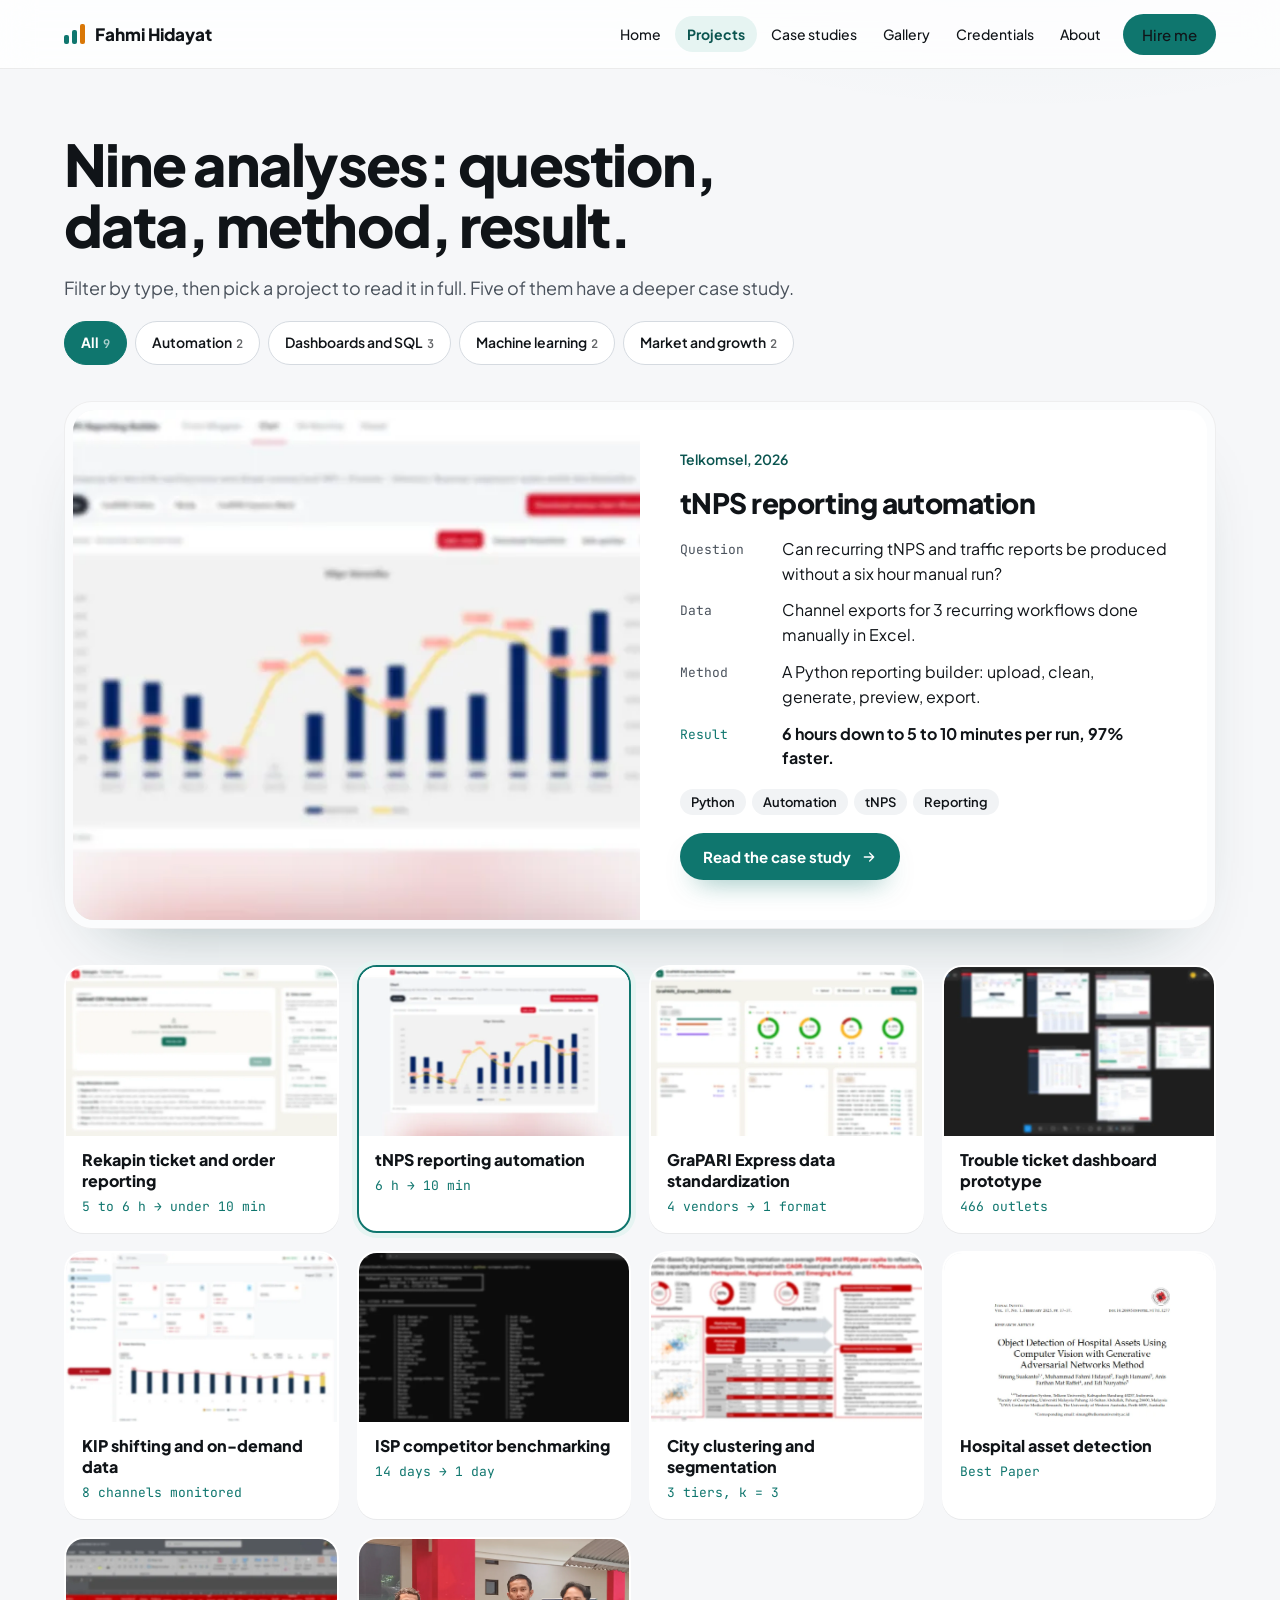
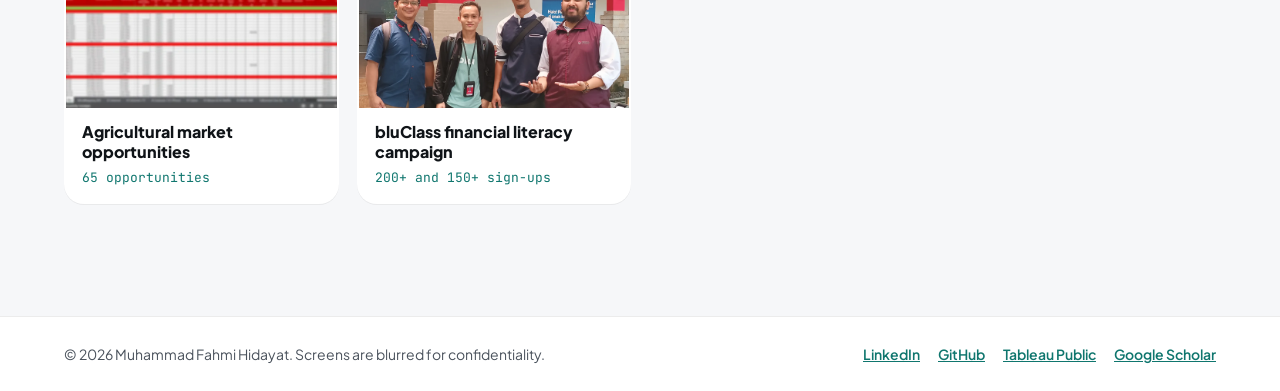
<file: projects.html>
<!DOCTYPE html>
<html lang="en">
<head>
<meta charset="utf-8">
<meta name="viewport" content="width=device-width, initial-scale=1">
<title>Projects · Muhammad Fahmi Hidayat</title>
<meta name="description" content="Nine data projects: question, data, method and result. Automation, dashboards, SQL, machine learning and market research.">
<meta name="author" content="Muhammad Fahmi Hidayat">
<meta property="og:title" content="Projects · Muhammad Fahmi Hidayat">
<meta property="og:description" content="Nine data projects: question, data, method and result. Automation, dashboards, SQL, machine learning and market research.">
<meta property="og:type" content="website">
<meta property="og:image" content="images/site/fahmi.webp">
<link rel="icon" href="images/site/favicon.svg" type="image/svg+xml">
<link rel="preconnect" href="https://fonts.googleapis.com">
<link rel="preconnect" href="https://fonts.gstatic.com" crossorigin>
<link href="https://fonts.googleapis.com/css2?family=Plus+Jakarta+Sans:wght@400;500;600;700;800&family=JetBrains+Mono:wght@400;500&display=swap" rel="stylesheet">
<link rel="stylesheet" href="assets/site.css">
</head>
<body>
<a class="skip" href="#main">Skip to content</a>
<header class="nav">
  <div class="wrap nav-inner">
    <a class="brand" href="index.html"><span class="brand-mark" aria-hidden="true"><span></span><span></span><span></span></span>Fahmi Hidayat</a>
    <button class="menu-btn press ease" type="button" aria-label="Open menu" aria-expanded="false" aria-controls="nav-links"><svg width="20" height="20" viewBox="0 0 24 24" fill="none" stroke="currentColor" stroke-width="2" stroke-linecap="round" aria-hidden="true"><path d="M4 7h16M4 12h16M4 17h16"/></svg></button>
    <nav class="nav-links" id="nav-links" aria-label="Main">
      <a class="ease" href="index.html">Home</a>
      <a class="ease" href="projects.html" aria-current="page">Projects</a>
      <a class="ease" href="case-studies.html">Case studies</a>
      <a class="ease" href="gallery.html">Gallery</a>
      <a class="ease" href="credentials.html">Credentials</a>
      <a class="ease" href="about.html">About</a>
      <a class="btn btn-primary press ease" href="about.html#contact">Hire me</a>
    </nav>
  </div>
</header>
<main id="main" class="wrap stack" style="padding-top: 64px; padding-bottom: 112px; gap: 36px">
  <div class="stack" style="gap: 18px">
    <h1 class="h1 rise" style="max-width: 22ch">Nine analyses: question, data, method, result.</h1>
    <p class="lede rise d1">Filter by type, then pick a project to read it in full. Five of them have a deeper case study.</p>
    <div class="pills rise d2" role="group" aria-label="Filter projects">
        <button type="button" class="pill press ease" data-filter="all" aria-pressed="true">All<span class="count">9</span></button>
        <button type="button" class="pill press ease" data-filter="auto" aria-pressed="false">Automation<span class="count">2</span></button>
        <button type="button" class="pill press ease" data-filter="dash" aria-pressed="false">Dashboards and SQL<span class="count">3</span></button>
        <button type="button" class="pill press ease" data-filter="ml" aria-pressed="false">Machine learning<span class="count">2</span></button>
        <button type="button" class="pill press ease" data-filter="mkt" aria-pressed="false">Market and growth<span class="count">2</span></button>
    </div>
  </div>

  <article class="bezel detail" id="detail" aria-live="polite" style="scroll-margin-top: 90px; box-shadow: 0 36px 70px -48px rgba(15, 60, 58, .45)">
    <div class="in">
      <img id="d-img" src="images/ssoe/tnps-output-thumb.webp" alt="Blurred automated tNPS report">
      <div class="detail-body">
        <span id="d-org" style="font-size: 14px; font-weight: 600; color: var(--accent-dark)">Telkomsel, 2026</span>
        <h2 id="d-title" style="margin: 0; font-weight: 800; font-size: 28px; line-height: 1.18; letter-spacing: -.02em">tNPS reporting automation</h2>
        <dl class="qdmr">
          <dt>Question</dt><dd id="d-q">Can recurring tNPS and traffic reports be produced without a six hour manual run?</dd>
          <dt>Data</dt><dd id="d-d">Channel exports for 3 recurring workflows done manually in Excel.</dd>
          <dt>Method</dt><dd id="d-m">A Python reporting builder: upload, clean, generate, preview, export.</dd>
          <dt class="res">Result</dt><dd class="res" id="d-r">6 hours down to 5 to 10 minutes per run, 97% faster.</dd>
        </dl>
        <div class="tags" id="d-tags"><span class="tag">Python</span><span class="tag">Automation</span><span class="tag">tNPS</span><span class="tag">Reporting</span></div>
        <a id="d-case" class="btn btn-primary press ease" href="case-studies.html#tnps" style="align-self: flex-start">Read the case study <span class="knob"><svg width="16" height="16" viewBox="0 0 24 24" fill="none" stroke="currentColor" stroke-width="2" stroke-linecap="round" stroke-linejoin="round" aria-hidden="true"><path d="M5 12h14M13 6l6 6-6 6"/></svg></span></a>
      </div>
    </div>
  </article>

  <div class="pgrid">
      <button type="button" class="pcard lift press ease" data-idx="9" data-cat="auto" aria-pressed="false">
        <img src="images/ssoe/rekapin-thumb.webp" alt="" loading="lazy">
        <span class="meta"><span class="t">Rekapin ticket and order reporting</span><span class="m">5 to 6 h → under 10 min</span></span>
      </button>
      <button type="button" class="pcard lift press ease" data-idx="0" data-cat="auto" aria-pressed="true">
        <img src="images/ssoe/tnps-output-thumb.webp" alt="" loading="lazy">
        <span class="meta"><span class="t">tNPS reporting automation</span><span class="m">6 h → 10 min</span></span>
      </button>
      <button type="button" class="pcard lift press ease" data-idx="1" data-cat="dash" aria-pressed="false">
        <img src="images/ssoe/gpx-overview-thumb.webp" alt="" loading="lazy">
        <span class="meta"><span class="t">GraPARI Express data standardization</span><span class="m">4 vendors → 1 format</span></span>
      </button>
      <button type="button" class="pcard lift press ease" data-idx="2" data-cat="dash" aria-pressed="false">
        <img src="images/ssoe/figma-ticket-thumb.webp" alt="" loading="lazy">
        <span class="meta"><span class="t">Trouble ticket dashboard prototype</span><span class="m">466 outlets</span></span>
      </button>
      <button type="button" class="pcard lift press ease" data-idx="3" data-cat="dash" aria-pressed="false">
        <img src="images/ssoe/ssim-dashboard-thumb.webp" alt="" loading="lazy">
        <span class="meta"><span class="t">KIP shifting and on-demand data</span><span class="m">8 channels monitored</span></span>
      </button>
      <button type="button" class="pcard lift press ease" data-idx="4" data-cat="auto" aria-pressed="false">
        <img src="images/pam/scraper-run-thumb.webp" alt="" loading="lazy">
        <span class="meta"><span class="t">ISP competitor benchmarking</span><span class="m">14 days → 1 day</span></span>
      </button>
      <button type="button" class="pcard lift press ease" data-idx="5" data-cat="ml" aria-pressed="false">
        <img src="images/pam/clustering-thumb.webp" alt="" loading="lazy">
        <span class="meta"><span class="t">City clustering and segmentation</span><span class="m">3 tiers, k = 3</span></span>
      </button>
      <button type="button" class="pcard lift press ease" data-idx="6" data-cat="ml" aria-pressed="false">
        <img src="images/site/jurnal-2.webp" alt="" loading="lazy">
        <span class="meta"><span class="t">Hospital asset detection</span><span class="m">Best Paper</span></span>
      </button>
      <button type="button" class="pcard lift press ease" data-idx="7" data-cat="mkt" aria-pressed="false">
        <img src="images/pam/catalog-matrix-thumb.webp" alt="" loading="lazy">
        <span class="meta"><span class="t">Agricultural market opportunities</span><span class="m">65 opportunities</span></span>
      </button>
      <button type="button" class="pcard lift press ease" data-idx="8" data-cat="mkt" aria-pressed="false">
        <img src="images/bluclass.webp" alt="" loading="lazy">
        <span class="meta"><span class="t">bluClass financial literacy campaign</span><span class="m">200+ and 150+ sign-ups</span></span>
      </button>
  </div>
</main>
<script type="application/json" id="projects-data">[{"org": "Telkomsel, 2026", "title": "tNPS reporting automation", "img": "images/ssoe/tnps-output-thumb.webp", "alt": "Blurred automated tNPS report", "metric": "6 h → 10 min", "caseId": "tnps", "q": "Can recurring tNPS and traffic reports be produced without a six hour manual run?", "d": "Channel exports for 3 recurring workflows done manually in Excel.", "m": "A Python reporting builder: upload, clean, generate, preview, export.", "r": "6 hours down to 5 to 10 minutes per run, 97% faster.", "tags": ["Python", "Automation", "tNPS", "Reporting"]}, {"org": "Telkomsel, 2026", "title": "GraPARI Express data standardization", "img": "images/ssoe/gpx-overview-thumb.webp", "alt": "Blurred GraPARI Express standardization tool", "metric": "4 vendors → 1 format", "caseId": "gpx", "q": "How do we compare transactions when 4 vendors each send a different format?", "d": "Transaction files from 4 GraPARI Express vendors.", "m": "A dashboard that detects each vendor layout and maps it to a standard.", "r": "One 23-column format. Manual reformatting removed.", "tags": ["Dashboard", "Data mapping", "Data quality"]}, {"org": "Telkomsel, 2026", "title": "Trouble ticket dashboard prototype", "img": "images/ssoe/figma-ticket-thumb.webp", "alt": "Blurred Figma prototype", "metric": "466 outlets", "caseId": "", "q": "How can outlet trouble tickets show which vendor is responsible?", "d": "Ticket flow across 466 GraPARI outlets and 4 vendors.", "m": "A Figma UI and UX prototype, proposed to the IT team.", "r": "A dashboard design to improve vendor accountability.", "tags": ["Figma", "UI and UX", "Ticketing"]}, {"org": "Telkomsel, 2026", "title": "KIP shifting and on-demand data", "img": "images/ssoe/ssim-dashboard-thumb.webp", "alt": "Blurred self-service dashboard", "metric": "8 channels monitored", "caseId": "", "q": "Which complaint, information and request interactions can move to digital self-service?", "d": "KIP interactions across GraPARI, eCare, Call Center and self-service (Veronika, GraPARI Express, GraPARI Online, Nindy, IVR), pulled with SQL in Huawei Cloud DataArts Studio.", "m": "Channel and category breakdowns in recurring performance reports.", "r": "On-demand data and weekly and monthly reports for management.", "tags": ["SQL", "DataArts Studio", "KIP"]}, {"org": "Telkomsel, 2025 to 2026", "title": "ISP competitor benchmarking", "img": "images/pam/scraper-run-thumb.webp", "alt": "Blurred scraper run", "metric": "14 days → 1 day", "caseId": "isp", "q": "What do 8 ISP competitors offer and charge in every city?", "d": "Public package and pricing pages, 8 ISPs across 503 cities.", "m": "Python with Selenium and BeautifulSoup, then a Tableau dashboard.", "r": "Analysis cycle from 14 days to 1, 98% less manual work.", "tags": ["Python", "Selenium", "BeautifulSoup", "Tableau"]}, {"org": "Telkomsel, 2026", "title": "City clustering and segmentation", "img": "images/pam/clustering-thumb.webp", "alt": "Blurred city clustering slide", "metric": "3 tiers, k = 3", "caseId": "cluster", "q": "How should cities be grouped to target the IndiHome revamp?", "d": "GRDP and GRDP per capita 2020 to 2024, plus growth, per city.", "m": "Log transform, z-score, K-Means against a Gaussian Mixture Model.", "r": "Metropolitan, Regional Growth, Emerging and Rural tiers.", "tags": ["Python", "K-Means", "GMM", "Tableau"]}, {"org": "Thesis, 2025", "title": "Hospital asset detection", "img": "images/site/jurnal-2.webp", "alt": "Journal Infotel article page", "metric": "Best Paper", "caseId": "hospital", "q": "Can partly hidden medical equipment be detected reliably?", "d": "Images of hospital assets, extended with GAN-generated samples.", "m": "YOLOv8 object detection with Generative Adversarial Network augmentation.", "r": "Published in Journal Infotel (Best Paper) and IEEE ICADEIS 2025.", "tags": ["Computer vision", "YOLOv8", "GAN", "Python"]}, {"org": "Telkom Indonesia, 2023", "title": "Agricultural market opportunities", "img": "images/pam/catalog-matrix-thumb.webp", "alt": "Blurred spreadsheet", "metric": "65 opportunities", "caseId": "", "q": "Where can the Agree platform grow across agricultural commodities?", "d": "Market research on 3 commodities and outreach to potential clients.", "m": "Opportunity mapping, outreach by phone, chat and email, strategy decks.", "r": "65 opportunities, 25+ clients approached, 3 decks, 9 Minutes of Meeting.", "tags": ["Market research", "Business analysis", "Google Slides"]}, {"org": "BCA Digital, 2024", "title": "bluClass financial literacy campaign", "img": "images/bluclass.webp", "alt": "Fahmi with the bluClass team in front of a blu banner, BCA Digital", "metric": "200+ and 150+ sign-ups", "caseId": "", "q": "Can a campus seminar grow blu app sign-ups and financial literacy?", "d": "Attendance and sign-up tracking, with 15 student ambassadors.", "m": "Planned the bluClass seminar and led the bluAmbassadors program.", "r": "200+ participants and 150+ new app sign-ups.", "tags": ["Event analytics", "Campaign", "Brand strategy"]}, {"org": "Telkomsel, 2026", "title": "Rekapin ticket and order reporting", "img": "images/ssoe/rekapin-thumb.webp", "alt": "Blurred Rekapin upload screen", "metric": "5 to 6 h → under 10 min", "caseId": "rekapin", "q": "Can monthly ticket and order reports be built without downloading and opening huge Excel files?", "d": "Monthly Hadoop CSV files for Ticket Fixed (up to 923 MB) and Order, processed by hand in slow, heavy Excel files.", "m": "A browser-based tool in TypeScript and React. It processes the file in the browser, applies the Excel formulas and writes an Excel report with native PivotTables for SLA, LAPUL, GAUL, close rate and ISLA/OSLA.", "r": "5 to 6 hours down to under 10 minutes. Checked against the manual Excel results with 0 differences.", "tags": ["TypeScript", "React", "Reporting automation", "PivotTable"]}]</script>
<footer class="foot">
  <div class="wrap">
    <span>© 2026 Muhammad Fahmi Hidayat. Screens are blurred for confidentiality.</span>
    <nav aria-label="Profiles"><a href="https://www.linkedin.com/in/muhammad-fahmi-hidayat">LinkedIn</a><a href="https://github.com/MuhammadFahmiHidayat">GitHub</a><a href="https://public.tableau.com/app/profile/muhammad.fahmi.hidayat/vizzes">Tableau Public</a><a href="https://scholar.google.com/citations?hl=id&amp;user=uIx03nAAAAAJ">Google Scholar</a></nav>
  </div>
</footer>
<script src="assets/site.js"></script>
</body>
</html>
</file>
<file: assets/site.css>
/* Muhammad Fahmi Hidayat · portfolio
   Design: "H" (F redesigned). Plus Jakarta Sans + JetBrains Mono, teal accent, light theme only. */

:root {
  --bg: #F6F7F9;
  --surface: #FFFFFF;
  --soft: #F1F3F5;
  --ink: #101418;
  --text-2: #2F363E;
  --muted: #4A525C;
  --line: rgba(16, 20, 24, .08);
  --accent: #0F766E;
  --accent-dark: #0B5550;
  --accent-soft: #E6F4F2;
  --amber: #D97706;
  --shadow: 0 28px 56px -30px rgba(15, 60, 58, .32);
  --ease: cubic-bezier(.16, 1, .3, 1);
  --sans: 'Plus Jakarta Sans', system-ui, -apple-system, 'Segoe UI', sans-serif;
  --mono: 'JetBrains Mono', ui-monospace, monospace;
}

*, *::before, *::after { box-sizing: border-box; }
html { scroll-behavior: smooth; }
body {
  margin: 0;
  font-family: var(--sans);
  color: var(--ink);
  background: radial-gradient(1000px 520px at 80% -10%, rgba(15, 118, 110, .07), transparent 60%), var(--bg);
  -webkit-font-smoothing: antialiased;
}
img { max-width: 100%; display: block; }
[hidden] { display: none !important; }
a { color: var(--accent); }
a:hover { color: var(--accent-dark); }
:focus-visible { outline: 2px solid var(--accent); outline-offset: 3px; }
h1, h2, h3 { text-wrap: balance; }
p { text-wrap: pretty; }

.skip { position: absolute; left: -999px; top: 8px; z-index: 100; padding: 10px 16px; border-radius: 999px; background: var(--ink); color: #fff; }
.skip:focus { left: 16px; }

.wrap { max-width: 1320px; margin: 0 auto; padding-left: clamp(20px, 5vw, 64px); padding-right: clamp(20px, 5vw, 64px); }
.mono { font-family: var(--mono); }
.muted { color: var(--muted); }
.h1 { margin: 0; font-weight: 800; font-size: clamp(2.3rem, 4.6vw, 3.6rem); line-height: 1.06; letter-spacing: -.03em; }
.h2 { margin: 0; font-weight: 800; font-size: clamp(1.8rem, 3vw, 2.4rem); letter-spacing: -.02em; line-height: 1.12; }
.h3 { margin: 0; font-weight: 800; font-size: 20px; }
.lede { margin: 0; font-size: 18px; line-height: 1.65; color: var(--muted); max-width: 58ch; }
.eyebrow { font-family: var(--mono); font-size: 13px; color: var(--accent); }
.section { padding-bottom: 104px; }
.stack { display: flex; flex-direction: column; }
.head-row { display: flex; flex-wrap: wrap; justify-content: space-between; align-items: end; gap: 12px; }
.link-strong { font-weight: 700; }

/* ---------- motion ---------- */
.ease { transition: transform .5s var(--ease), box-shadow .5s var(--ease), background-color .25s var(--ease), border-color .25s var(--ease); }
.lift:hover { transform: translateY(-4px); box-shadow: var(--shadow); }
.press:active { transform: scale(.98); }
.rise { animation: rise .8s var(--ease) both; }
.d1 { animation-delay: .08s; } .d2 { animation-delay: .16s; } .d3 { animation-delay: .24s; }
@keyframes rise { from { opacity: 0; transform: translateY(22px); } to { opacity: 1; transform: none; } }

/* ---------- nav ---------- */
.nav { position: sticky; top: 0; z-index: 40; background: rgba(255, 255, 255, .82); backdrop-filter: blur(16px) saturate(160%); -webkit-backdrop-filter: blur(16px) saturate(160%); border-bottom: 1px solid var(--line); }
.nav-inner { height: 68px; display: flex; align-items: center; justify-content: space-between; gap: 12px; }
.brand { display: flex; align-items: center; gap: 10px; font-weight: 800; font-size: 17px; color: var(--ink); text-decoration: none; }
.brand:hover { color: var(--ink); }
.brand-mark { display: flex; align-items: flex-end; gap: 3px; height: 20px; }
.brand-mark span { width: 5px; border-radius: 2px; background: var(--accent); }
.brand-mark span:nth-child(1) { height: 9px; } .brand-mark span:nth-child(2) { height: 14px; }
.brand-mark span:nth-child(3) { height: 20px; background: var(--amber); }
.nav-links { display: flex; align-items: center; gap: 2px; font-size: 14px; }
.nav-links a { padding: 9px 12px; border-radius: 999px; color: var(--ink); text-decoration: none; font-weight: 500; }
.nav-links a:hover { background: #EEF1F4; }
.nav-links a[aria-current="page"] { background: var(--accent-soft); color: var(--accent-dark); font-weight: 700; }
.nav-links .btn { margin-left: 8px; }
.menu-btn { display: none; width: 44px; height: 44px; border-radius: 999px; border: 1px solid #D5DAE0; background: #fff; cursor: pointer; align-items: center; justify-content: center; color: var(--ink); }
@media (max-width: 920px) {
  .menu-btn { display: inline-flex; }
  .nav-links { position: absolute; left: 12px; right: 12px; top: 74px; flex-direction: column; align-items: stretch; gap: 4px; padding: 10px; border-radius: 20px; background: #fff; border: 1px solid var(--line); box-shadow: var(--shadow); opacity: 0; transform: translateY(-8px); pointer-events: none; transition: opacity .25s var(--ease), transform .35s var(--ease); }
  .nav-links a { padding: 12px 14px; font-size: 16px; }
  .nav-links .btn { margin: 6px 0 0; text-align: center; justify-content: center; }
  .nav.open .nav-links { opacity: 1; transform: none; pointer-events: auto; }
}

/* ---------- buttons, chips, tags ---------- */
.btn { display: inline-flex; align-items: center; gap: 10px; padding: 13px 22px; border-radius: 999px; font-weight: 700; text-decoration: none; border: 1px solid transparent; cursor: pointer; font-family: inherit; font-size: 15px; white-space: nowrap; }
.btn-primary { background: var(--accent); color: #fff; box-shadow: 0 14px 28px -16px rgba(15, 118, 110, .7); }
.btn-primary:hover { background: var(--accent-dark); color: #fff; }
.btn-ghost { border-color: #C9CED5; color: var(--ink); background: transparent; }
.btn-ghost:hover { border-color: var(--ink); color: var(--ink); }
.nav-links .btn-primary { padding: 10px 18px; box-shadow: none; }
.nav-links .btn-primary:hover { background: var(--accent-dark); }
.knob { display: inline-flex; transition: transform .45s var(--ease); }
.btn:hover .knob { transform: translateX(3px); }
.chip { align-self: flex-start; display: inline-flex; align-items: center; gap: 8px; padding: 6px 12px; border-radius: 999px; background: var(--accent-soft); color: var(--accent-dark); font-size: 13px; font-weight: 600; }
.dot { width: 7px; height: 7px; border-radius: 50%; background: #16A34A; }
.tag { padding: 5px 11px; border-radius: 999px; background: var(--soft); font-size: 13px; font-weight: 600; }
.tag-accent { padding: 4px 10px; border-radius: 999px; background: var(--accent-soft); color: var(--accent-dark); font-size: 12px; font-weight: 700; }
.tags { display: flex; flex-wrap: wrap; gap: 6px; }

/* filter / tab buttons */
.pills { display: flex; flex-wrap: wrap; gap: 8px; }
.pill { padding: 10px 16px; min-height: 44px; border-radius: 999px; border: 1px solid #D5DAE0; background: #fff; color: var(--ink); font: 600 14px var(--sans); cursor: pointer; }
.pill[aria-pressed="true"], .pill[aria-selected="true"] { border-color: var(--accent); background: var(--accent); color: #fff; font-weight: 700; }
.pill .count { opacity: .65; font-family: var(--mono); font-size: 12px; margin-left: 4px; }
.segment { align-self: flex-start; display: flex; gap: 4px; padding: 4px; border-radius: 999px; background: var(--soft); }
.segment button { padding: 9px 18px; min-height: 40px; border-radius: 999px; border: 0; background: transparent; color: var(--muted); font: 600 14px var(--sans); cursor: pointer; }
.segment button[aria-selected="true"] { background: #fff; color: var(--ink); font-weight: 700; box-shadow: 0 1px 3px rgba(16, 20, 24, .12); }

/* ---------- surfaces ---------- */
.card { background: var(--surface); border: 1px solid rgba(16, 20, 24, .07); border-radius: 22px; overflow: hidden; color: var(--ink); text-decoration: none; }
.card:hover { color: var(--ink); }
.bezel { padding: 8px; border-radius: 28px; background: rgba(255, 255, 255, .6); border: 1px solid rgba(16, 20, 24, .06); }
.bezel > .in { border-radius: 21px; background: var(--surface); overflow: hidden; }
.panel { padding: clamp(24px, 4vw, 44px); border-radius: 26px; background: var(--surface); border: 1px solid rgba(16, 20, 24, .07); }
.tint { background: var(--accent-soft); border: 1px solid rgba(15, 118, 110, .14); }
.band { background: var(--surface); border-top: 1px solid var(--line); border-bottom: 1px solid var(--line); }
.bento { display: grid; grid-template-columns: repeat(12, minmax(0, 1fr)); gap: 20px; }
.s5 { grid-column: span 5; } .s7 { grid-column: span 7; } .s12 { grid-column: span 12; } .r2 { grid-row: span 2; }
@media (max-width: 900px) { .bento { grid-template-columns: minmax(0, 1fr); } .bento > * { grid-column: auto; grid-row: auto; } }
.cover { width: 100%; object-fit: cover; object-position: top; background: #EEF1F4; }

/* featured projects: one wide card + two equal cards */
.featured { display: grid; grid-template-columns: repeat(2, minmax(0, 1fr)); gap: 20px; }
.feat-main { grid-column: 1 / -1; display: grid; grid-template-columns: minmax(0, 1.3fr) minmax(0, 1fr); }
.feat-main img { width: 100%; height: 100%; aspect-ratio: 16 / 10; object-fit: cover; object-position: top; background: #EEF1F4; }
.feat-body { padding: clamp(24px, 3.5vw, 44px); display: flex; flex-direction: column; justify-content: center; gap: 12px; }
.feat-body .title { font-size: clamp(1.4rem, 2.2vw, 1.8rem); font-weight: 800; letter-spacing: -.02em; line-height: 1.2; }
.feat-body p { margin: 0; color: var(--muted); font-size: 16px; line-height: 1.6; max-width: 46ch; }
.feat-stats { display: flex; flex-wrap: wrap; gap: 24px; margin-top: 4px; }
.feat-stats b { display: block; font-family: var(--mono); font-size: 24px; font-weight: 500; color: var(--accent); }
.feat-stats span { font-size: 13px; color: var(--muted); }
.feat-sub { display: flex; flex-direction: column; }
.feat-sub img { width: 100%; aspect-ratio: 16 / 9; object-fit: cover; object-position: top; background: #EEF1F4; }
.feat-sub .body { padding: 22px 24px 24px; display: flex; flex-direction: column; gap: 8px; flex: 1; }
.feat-sub .title { font-size: 19px; font-weight: 800; line-height: 1.3; }
.feat-sub p { margin: 0; color: var(--muted); font-size: 15px; line-height: 1.55; }
.feat-sub .more, .feat-body .more { margin-top: auto; padding-top: 6px; font-weight: 700; color: var(--accent); display: inline-flex; align-items: center; gap: 6px; }
.feat-body .more { margin-top: 8px; }
.card:hover .more .knob { transform: translateX(3px); }
@media (max-width: 860px) { .featured { grid-template-columns: minmax(0, 1fr); } .feat-main { grid-template-columns: minmax(0, 1fr); } }

/* ---------- home ---------- */
.hero { padding-top: 72px; padding-bottom: 88px; display: grid; grid-template-columns: repeat(auto-fit, minmax(min(100%, 480px), 1fr)); gap: 56px; align-items: center; }
.hero h1 { margin: 0; font-weight: 800; font-size: clamp(2.3rem, 4.2vw, 3.4rem); line-height: 1.07; letter-spacing: -.03em; }
.hero h1 span { color: var(--accent); }
.hero-card { box-shadow: 0 36px 70px -44px rgba(15, 60, 58, .4); }
.hero-card .in { display: grid; grid-template-columns: 1fr 1fr; }
.hero-card img { width: 100%; height: 100%; min-height: 360px; object-fit: cover; object-position: top; background: var(--accent-soft); }
.kpis { margin: 0; padding: 22px; display: flex; flex-direction: column; justify-content: center; gap: 18px; }
.kpi { display: flex; flex-direction: column-reverse; gap: 2px; }
.kpi dt { font-size: 13px; color: var(--muted); }
.kpi dd { margin: 0; font-family: var(--mono); font-size: 30px; font-weight: 500; }
.kpi:first-child dd { color: var(--accent); }
@media (max-width: 520px) { .hero-card .in { grid-template-columns: 1fr; } .hero-card img { min-height: 300px; } .kpis { display: grid; grid-template-columns: 1fr 1fr; } }
.ledger { margin: 0; border-top: 1px solid rgba(16, 20, 24, .1); padding-top: 28px; display: grid; grid-template-columns: repeat(auto-fit, minmax(240px, 1fr)); gap: 32px 40px; }
.ledger dt { font-weight: 700; font-size: 18px; }
.ledger dd { margin: 4px 0 0; color: var(--muted); font-size: 15px; }
.roles { list-style: none; margin: 0; padding: 0; display: flex; flex-direction: column; gap: 6px; }
.roles li { display: flex; flex-wrap: wrap; justify-content: space-between; gap: 6px 24px; padding: 16px 18px; border-radius: 16px; }
.roles li.now { background: var(--accent-soft); }
.roles b { font-size: 17px; }
.roles .sub { display: block; color: var(--muted); font-size: 14px; margin-top: 2px; }
.roles .when { font-family: var(--mono); font-size: 13px; color: var(--muted); padding-top: 3px; }
.roles li.now .sub, .roles li.now .when { color: var(--accent-dark); }
.traits { margin: 0; display: grid; grid-template-columns: repeat(auto-fit, minmax(min(100%, 420px), 1fr)); gap: 30px 56px; }
.traits dt { font-weight: 800; font-size: 18px; }
.traits dd { margin: 6px 0 0; color: var(--muted); line-height: 1.6; }
.traits b { color: var(--ink); }
.cta { border-radius: 28px; background: linear-gradient(140deg, #E6F4F2, #F2F8F7 60%, #FFFFFF); border: 1px solid rgba(15, 118, 110, .14); padding: clamp(32px, 5vw, 64px); display: flex; flex-wrap: wrap; justify-content: space-between; align-items: center; gap: 28px; }

/* ---------- projects ---------- */
.detail .in { display: grid; grid-template-columns: repeat(auto-fit, minmax(min(100%, 440px), 1fr)); }
.detail img { width: 100%; height: 100%; min-height: 340px; object-fit: cover; object-position: top; background: #EEF1F4; }
.detail-body { padding: clamp(24px, 4vw, 40px); display: flex; flex-direction: column; gap: 18px; }
.qdmr { margin: 0; display: grid; grid-template-columns: 84px minmax(0, 1fr); gap: 12px 18px; font-size: 16px; line-height: 1.55; }
.qdmr dt { font-family: var(--mono); font-size: 13px; color: var(--muted); padding-top: 3px; }
.qdmr dt.res { color: var(--accent); }
.qdmr dd { margin: 0; }
.qdmr dd.res { font-weight: 700; }
.pgrid { display: grid; grid-template-columns: repeat(auto-fill, minmax(260px, 1fr)); gap: 18px; }
.pcard { padding: 0; border-radius: 20px; border: 2px solid transparent; background: #fff; overflow: hidden; cursor: pointer; font-family: inherit; text-align: left; display: flex; flex-direction: column; box-shadow: 0 1px 0 rgba(16, 20, 24, .06); }
.pcard[aria-pressed="true"] { border-color: var(--accent); box-shadow: 0 0 0 5px var(--accent-soft); }
.pcard img { width: 100%; aspect-ratio: 16 / 10; object-fit: cover; object-position: top; background: #EEF1F4; }
.pcard .meta { display: flex; flex-direction: column; gap: 6px; padding: 14px 16px 16px; }
.pcard .t { font-weight: 800; font-size: 16px; line-height: 1.3; color: var(--ink); }
.pcard .m { font-family: var(--mono); font-size: 13px; color: var(--accent); }
.pcard[hidden] { display: none; }

/* ---------- case studies ---------- */
.cs-layout { display: flex; gap: 48px; align-items: flex-start; padding-top: 56px; padding-bottom: 112px; }
.toc { flex: 0 0 240px; position: sticky; top: 100px; display: flex; flex-direction: column; gap: 6px; }
.toc a { padding: 10px 12px; border-radius: 12px; color: var(--ink); text-decoration: none; display: flex; gap: 10px; }
.toc a:hover { background: #EEF1F4; }
.toc .n { font-family: var(--mono); font-size: 12px; color: var(--accent); padding-top: 2px; }
.toc .l { font-weight: 600; font-size: 14px; line-height: 1.35; }
@media (max-width: 980px) { .toc { display: none; } }
.case { scroll-margin-top: 92px; }
.case .in { padding: clamp(24px, 4vw, 44px); display: flex; flex-direction: column; gap: 28px; }
.facts { margin: 0; display: grid; grid-template-columns: repeat(auto-fit, minmax(170px, 1fr)); gap: 10px; }
.facts div { padding: 12px 14px; border-radius: 14px; background: var(--bg); }
.facts dt { font-size: 12px; color: var(--muted); }
.facts dd { margin: 2px 0 0; font-weight: 700; font-size: 15px; }
.results { border-radius: 18px; background: var(--accent-soft); padding: 22px 24px; display: grid; grid-template-columns: repeat(auto-fit, minmax(170px, 1fr)); gap: 18px; }
.results b { display: block; font-family: var(--mono); font-size: 28px; font-weight: 500; color: var(--accent-dark); }
.results span { font-size: 14px; color: var(--accent-dark); }
.steps { list-style: none; margin: 0; padding: 0; display: grid; grid-template-columns: repeat(auto-fit, minmax(190px, 1fr)); gap: 10px; }
.steps li { padding: 16px; border-radius: 16px; border: 1px solid var(--line); display: flex; flex-direction: column; gap: 6px; }
.steps .n { font-family: var(--mono); font-size: 12px; color: var(--accent); }
.steps p { margin: 0; font-size: 14px; color: var(--muted); line-height: 1.5; }
.figs { display: grid; grid-template-columns: repeat(auto-fit, minmax(220px, 1fr)); gap: 10px; }
.figs figure { margin: 0; display: flex; flex-direction: column; gap: 6px; }
.figs img { width: 100%; aspect-ratio: 16 / 10; object-fit: cover; object-position: top; border-radius: 14px; background: #EEF1F4; }
.figs figcaption { font-size: 13px; color: var(--muted); }
.learn { padding: 18px 20px; border-radius: 16px; background: var(--bg); display: flex; flex-direction: column; gap: 10px; }
.learn .k { font-size: 13px; font-weight: 700; color: var(--accent-dark); }
.learn .tags span { padding: 4px 10px; border-radius: 999px; background: #fff; border: 1px solid var(--line); font-size: 12px; font-weight: 600; }

/* ---------- gallery & certificates ---------- */
.gtabs { display: grid; grid-template-columns: repeat(auto-fit, minmax(min(100%, 320px), 1fr)); gap: 12px; }
.gtab { text-align: left; padding: 18px 20px; border-radius: 18px; border: 2px solid transparent; background: #fff; color: var(--ink); cursor: pointer; font-family: inherit; box-shadow: 0 1px 0 rgba(16, 20, 24, .06); }
.gtab[aria-selected="true"] { border-color: var(--accent); background: var(--accent-soft); }
.gtab b { display: block; font-size: 17px; font-weight: 800; }
.gtab span { display: block; font-size: 14px; color: var(--muted); margin-top: 4px; }
.ggrid { display: grid; grid-template-columns: repeat(auto-fill, minmax(270px, 1fr)); gap: 18px; }
.gitem { padding: 0; border: 0; border-radius: 20px; background: #fff; overflow: hidden; cursor: zoom-in; font-family: inherit; text-align: left; display: flex; flex-direction: column; box-shadow: 0 1px 0 rgba(16, 20, 24, .06); }
.gitem .ph { overflow: hidden; background: #EEF1F4; }
.gitem img { width: 100%; aspect-ratio: 16 / 10; object-fit: cover; object-position: top; transition: transform .8s var(--ease); }
.gitem:hover img { transform: scale(1.03); }
.gitem.feat { grid-column: span 2; }
.gitem.feat img { aspect-ratio: 16 / 8; }
@media (max-width: 760px) { .gitem.feat { grid-column: auto; } }
.gitem .meta { padding: 14px 16px 16px; display: flex; flex-direction: column; gap: 4px; }
.gitem .t { font-weight: 800; font-size: 15px; color: var(--ink); }
.gitem .c { font-size: 13px; color: var(--muted); line-height: 1.5; }
.sup { margin-top: 4px; padding: 8px 10px; border-radius: 10px; background: var(--accent-soft); font-size: 12.5px; line-height: 1.45; color: var(--accent-dark); }
.cgrid { display: grid; grid-template-columns: repeat(auto-fill, minmax(210px, 1fr)); gap: 16px; }
.cgrid .gitem img { aspect-ratio: 4 / 3; object-position: center; }
.cgrid .gitem .meta { padding: 12px 14px; }
[role="tabpanel"][hidden] { display: none; }

/* lightbox */
.lb { position: fixed; inset: 0; z-index: 80; display: none; align-items: center; justify-content: center; padding: 24px; background: rgba(16, 20, 24, .72); backdrop-filter: blur(10px); -webkit-backdrop-filter: blur(10px); }
.lb.open { display: flex; }
.lb-box { width: min(1080px, 100%); background: #fff; border-radius: 24px; overflow: hidden; display: flex; flex-direction: column; box-shadow: 0 40px 90px -40px rgba(0, 0, 0, .6); animation: pop .35s var(--ease) both; }
@keyframes pop { from { opacity: 0; transform: scale(.97); } to { opacity: 1; transform: none; } }
.lb-box img { width: 100%; max-height: 68vh; object-fit: contain; background: #EEF1F4; }
.lb-bar { padding: 16px 20px; display: flex; flex-wrap: wrap; align-items: center; justify-content: space-between; gap: 12px; }
.lb-text { display: flex; flex-direction: column; gap: 2px; }
.lb-text .c { font-size: 14px; color: var(--muted); }
.lb-text .s { font-size: 14px; color: var(--accent-dark); }
.lb-ctl { display: flex; align-items: center; gap: 8px; }
.lb-ctl .pos { font-family: var(--mono); font-size: 13px; color: var(--muted); margin-right: 6px; }
.circle { width: 44px; height: 44px; border-radius: 999px; border: 1px solid #D5DAE0; background: #fff; cursor: pointer; font-size: 20px; color: var(--ink); }
.lb .btn { padding: 11px 18px; }

/* ---------- about ---------- */
.skills { margin: 0; display: grid; grid-template-columns: repeat(auto-fit, minmax(min(100%, 440px), 1fr)); gap: 26px 56px; }
.skills dt { display: flex; flex-wrap: wrap; gap: 10px; align-items: baseline; }
.skills dt b { font-size: 17px; }
.skills dt span { font-family: var(--mono); font-size: 12px; color: var(--accent); }
.skills dd { margin: 4px 0 0; color: var(--muted); line-height: 1.55; }
.tools { display: flex; flex-wrap: wrap; align-items: center; gap: 8px; }
.tools span { padding: 7px 12px; border-radius: 999px; background: #fff; border: 1px solid var(--line); font-family: var(--mono); font-size: 13px; }
.how { list-style: none; margin: 0; padding: 0; display: grid; grid-template-columns: repeat(auto-fit, minmax(180px, 1fr)); gap: 12px; }
.how li { padding: 20px; border-radius: 20px; background: #fff; border: 1px solid rgba(16, 20, 24, .07); display: flex; flex-direction: column; gap: 8px; }
.how li:last-child { background: var(--accent-soft); border-color: rgba(15, 118, 110, .14); }
.how .n { font-family: var(--mono); font-size: 13px; color: var(--accent); }
.how b { font-size: 17px; }
.how p { margin: 0; font-size: 14px; color: var(--muted); line-height: 1.55; }
.how li:last-child p { color: var(--accent-dark); }
.xp { list-style: none; margin: 0; padding: 0; display: flex; flex-direction: column; gap: 14px; }
.xp li.role { border-radius: 20px; background: var(--bg); padding: 24px; display: flex; flex-direction: column; gap: 12px; }
.xp .top { display: flex; flex-wrap: wrap; justify-content: space-between; gap: 6px 16px; }
.xp .top b { font-size: 19px; display: block; }
.xp .org { color: var(--accent-dark); font-weight: 600; font-size: 15px; }
.xp .when { font-family: var(--mono); font-size: 13px; color: var(--muted); padding-top: 4px; }
.xp ul { margin: 0; padding-left: 18px; display: flex; flex-direction: column; gap: 6px; line-height: 1.6; color: var(--text-2); }
.contacts { list-style: none; margin: 0; padding: 8px; border-radius: 20px; background: #fff; display: flex; flex-direction: column; }
.contacts a { display: flex; flex-wrap: wrap; justify-content: space-between; gap: 8px; padding: 16px; border-radius: 14px; color: var(--ink); text-decoration: none; }
.contacts a:hover { background: #EEF1F4; color: var(--ink); }
.contacts span { color: var(--muted); }

/* ---------- footer ---------- */
.foot { border-top: 1px solid var(--line); background: #fff; }
.foot .wrap { padding-top: 28px; padding-bottom: 28px; display: flex; flex-wrap: wrap; justify-content: space-between; gap: 16px; font-size: 14px; color: var(--muted); }
.foot nav { display: flex; flex-wrap: wrap; gap: 18px; font-weight: 600; }

@media (prefers-reduced-motion: reduce) {
  html { scroll-behavior: auto; }
  .rise, .lb-box { animation: none; }
  .ease, .knob, .gitem img, .nav-links { transition: none; }
}
</file>
